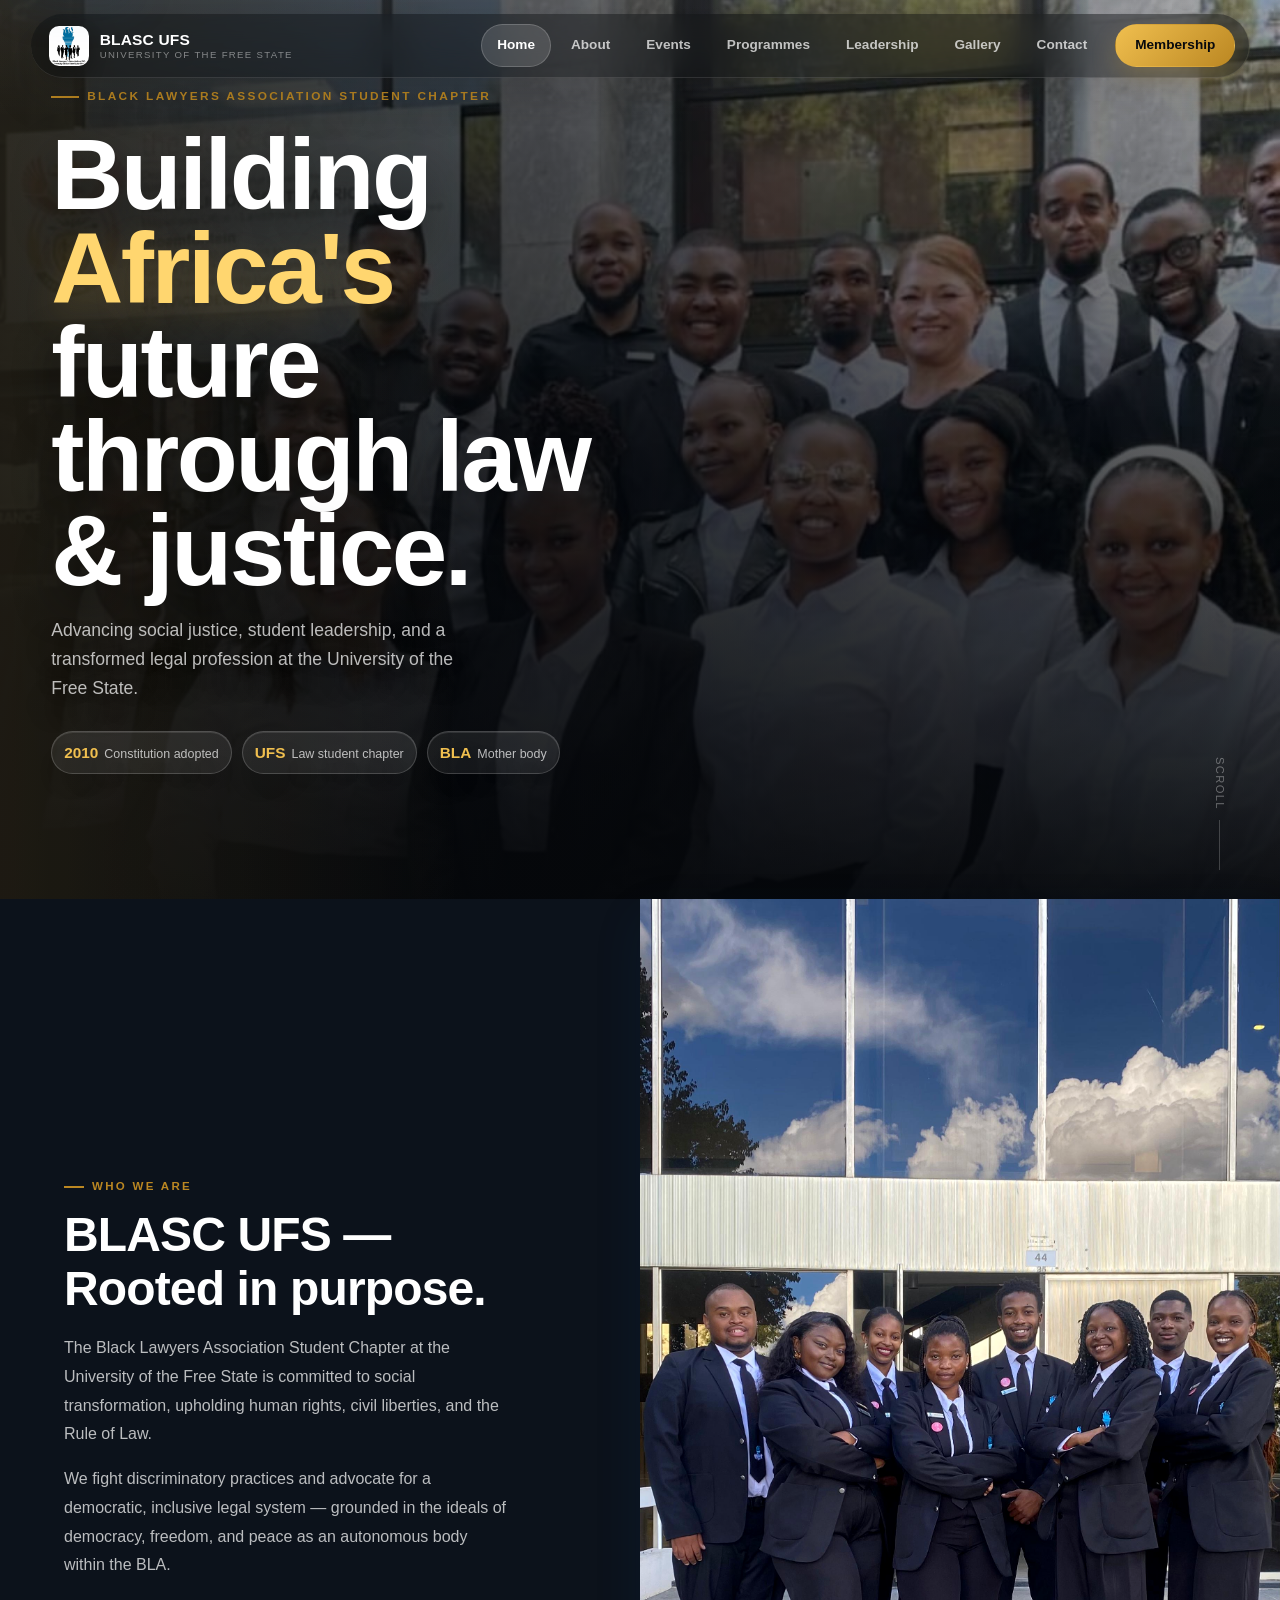
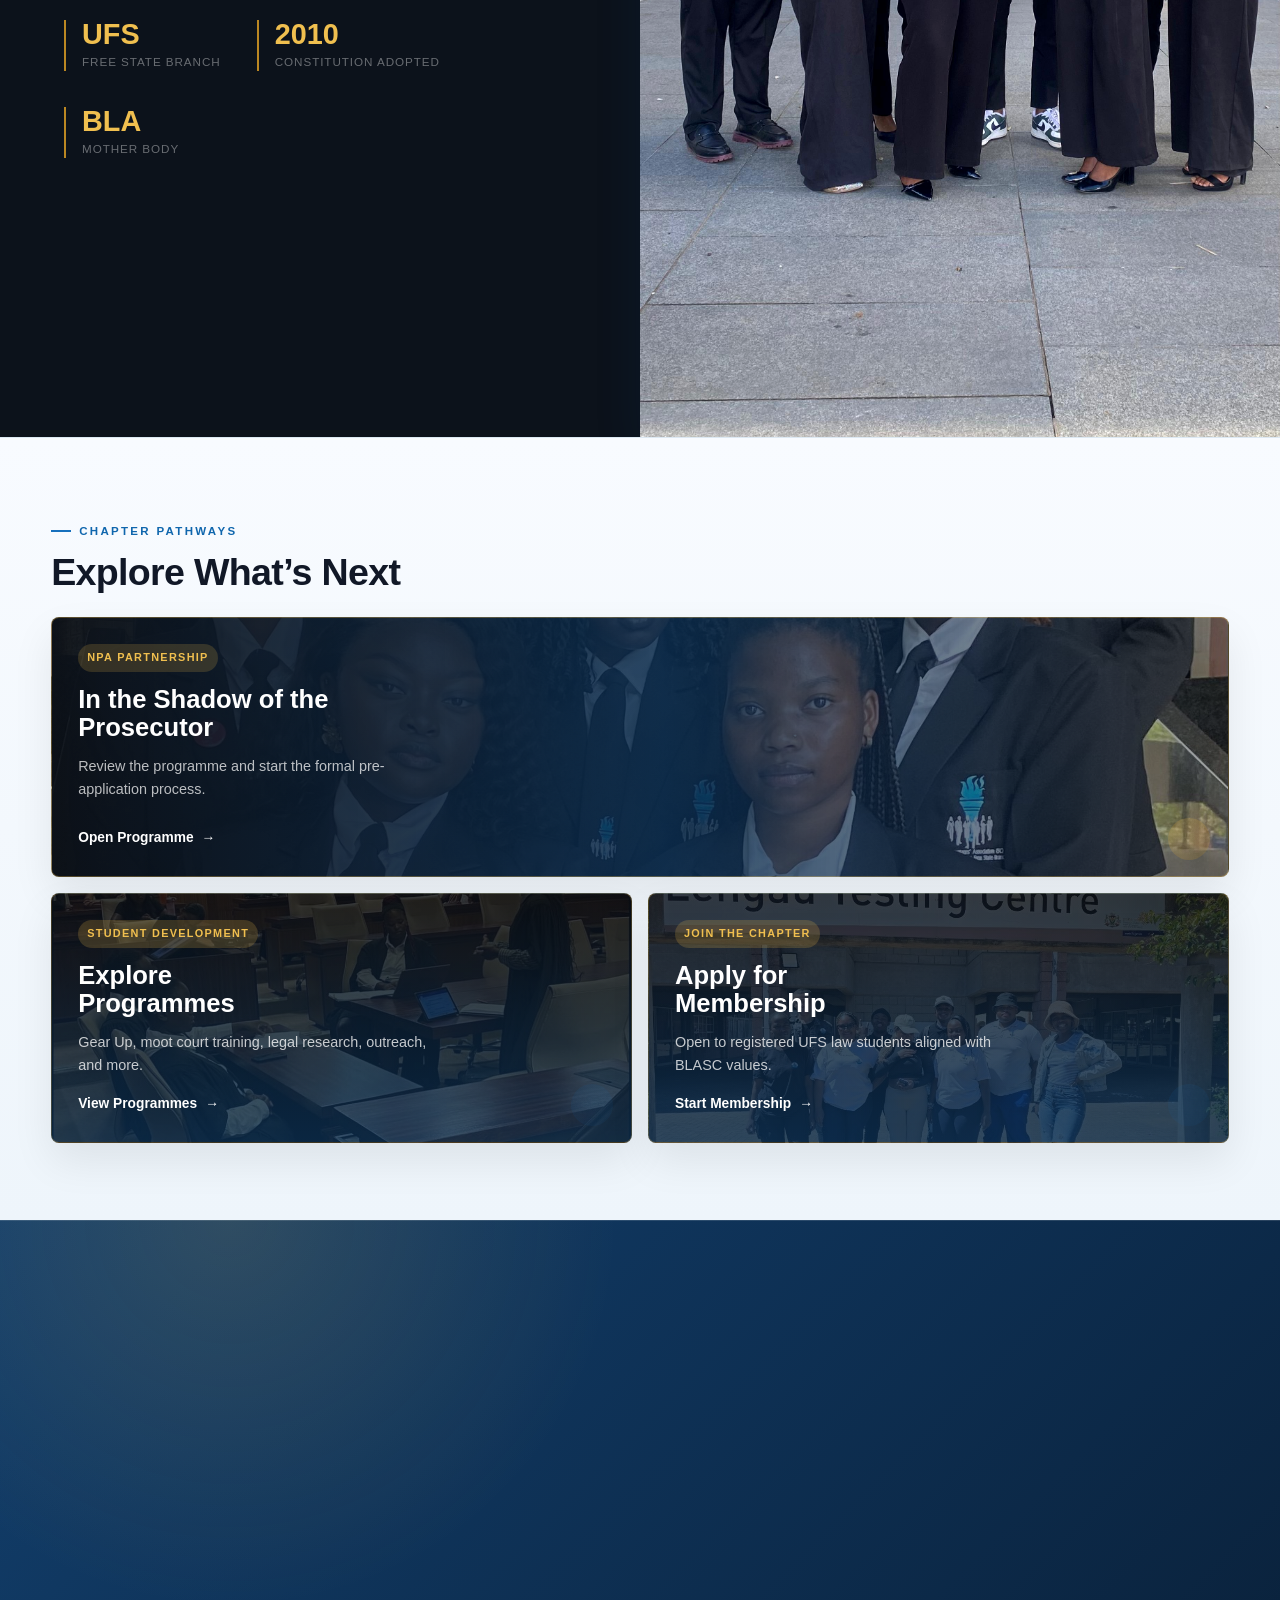
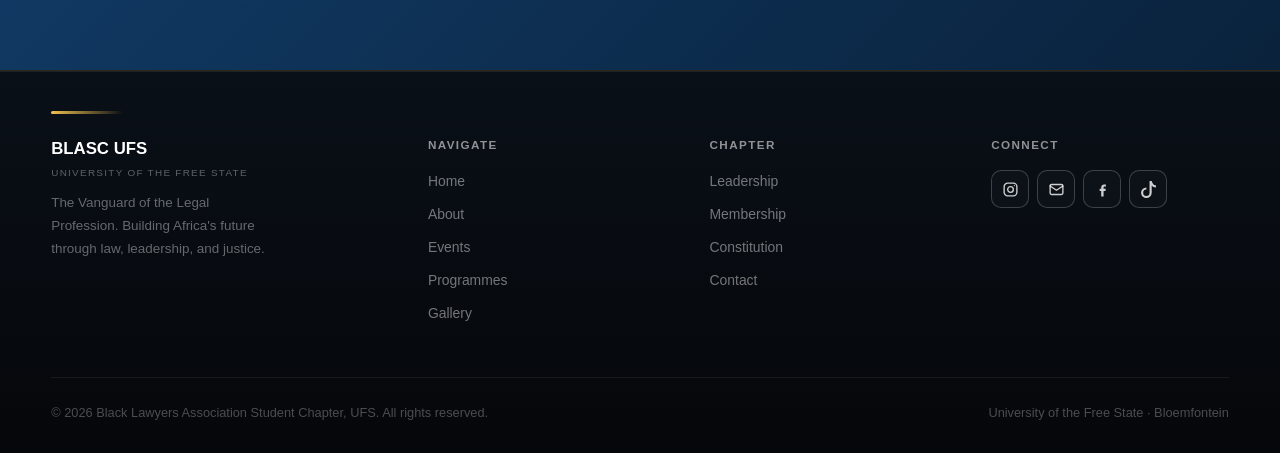
<file: index.html>
<!DOCTYPE html>
<html lang="en">
<head>
  <meta charset="UTF-8"/>
  <meta name="viewport" content="width=device-width, initial-scale=1.0"/>
  <title>BLASC UFS | Black Lawyers Association Student Chapter at UFS</title>
  <meta name="description" content="BLASC UFS is the Black Lawyers Association Student Chapter at the University of the Free State in Bloemfontein, offering law student leadership, programmes, events, and membership."/>
  <link rel="canonical" href="https://blascufs.co.za/"/>

  <link rel="icon" type="image/x-icon" href="assets/favicon/favicon.ico">
  <link rel="icon" type="image/png" sizes="32x32" href="assets/favicon/favicon-32x32.png">
  <link rel="icon" type="image/png" sizes="16x16" href="assets/favicon/favicon-16x16.png">
  <link rel="apple-touch-icon" href="assets/favicon/apple-touch-icon.png">
<link rel="stylesheet" href="assets/style.css?v=20260508-hard-refresh"/>
  <script type="application/ld+json">
  {
    "@context": "https://schema.org",
    "@graph": [
      {
        "@type": "Organization",
        "name": "BLASC UFS",
        "alternateName": "Black Lawyers Association Student Chapter, University of the Free State",
        "url": "https://blascufs.co.za/",
        "logo": "https://blascufs.co.za/assets/images/logo.jpeg",
        "sameAs": [
          "https://instagram.com/ufs_blasc",
          "https://www.facebook.com/share/1Czmz11UWm/?mibextid=wwXIfr",
          "https://www.tiktok.com/@ufs_blasc"
        ],
        "address": {
          "@type": "PostalAddress",
          "addressLocality": "Bloemfontein",
          "addressCountry": "ZA"
        }
      },
      {
        "@type": "WebSite",
        "name": "BLASC UFS",
        "url": "https://blascufs.co.za/"
      }
    ]
  }
  </script>
  <script>
    window.BLASC_GA_MEASUREMENT_ID = "G-XXXXXXXXXX";
    (function () {
      var id = window.BLASC_GA_MEASUREMENT_ID;
      if (!id || id === "G-XXXXXXXXXX") return;
      var s = document.createElement("script");
      s.async = true;
      s.src = "https://www.googletagmanager.com/gtag/js?id=" + encodeURIComponent(id);
      document.head.appendChild(s);
      window.dataLayer = window.dataLayer || [];
      function gtag() { window.dataLayer.push(arguments); }
      window.gtag = gtag;
      gtag("js", new Date());
      gtag("config", id);
    })();
  </script>
  <style>
    body{
      font-family:-apple-system,BlinkMacSystemFont,"SF Pro Text","SF Pro Display","Helvetica Neue",Arial,sans-serif;
    }
    body .hero h1,
    body .section-title,
    body .stat-num,
    body .pillar h3,
    body .nav-name{
      font-family:-apple-system,BlinkMacSystemFont,"SF Pro Display","SF Pro Text","Helvetica Neue",Arial,sans-serif;
    }
    .hero{position:relative;height:100vh;min-height:720px;display:flex;align-items:flex-end;overflow:hidden}
    .hero-bg{position:absolute;inset:0}
    .hero-bg img{width:100%;height:100%;object-fit:cover;object-position:center 18%}
    .hero-bg::after{content:'';position:absolute;inset:0;background:linear-gradient(to top,rgba(10,12,15,.93) 0%,rgba(10,12,15,.5) 45%,rgba(10,12,15,.15) 100%)}
    .hero-content{position:relative;z-index:1;padding:clamp(40px,6vw,88px) clamp(16px,4vw,56px);max-width:900px}
    .hero-eyebrow{display:inline-flex;align-items:center;gap:8px;color:var(--gold);font-size:.74rem;font-weight:700;letter-spacing:.18em;text-transform:uppercase;margin-bottom:22px}
    .hero-eyebrow::before{content:'';width:28px;height:2px;background:var(--gold)}
    .hero h1{font-family:-apple-system,BlinkMacSystemFont,"SF Pro Text","SF Pro Display","Helvetica Neue",Arial,sans-serif;font-size:clamp(2.4rem,6vw,6rem);line-height:1;color:#fff;font-weight:900;margin-bottom:18px}
    .hero h1 em{color:var(--gold-light);font-style:normal}
    .hero-desc{color:rgba(255,255,255,.72);font-size:clamp(.95rem,1.6vw,1.1rem);line-height:1.65;max-width:42ch;margin-bottom:28px}
    .hero-desc a{color:var(--gold-light);font-weight:700;text-decoration:underline;text-underline-offset:3px}
    .hero-desc a:hover{color:#f1c86a}
    .hero-btns{display:flex;gap:14px;flex-wrap:wrap}
    .hero-scroll{position:absolute;bottom:30px;right:clamp(16px,4vw,56px);z-index:1;color:rgba(255,255,255,.35);font-size:.7rem;letter-spacing:.12em;text-transform:uppercase;writing-mode:vertical-rl;display:flex;align-items:center;gap:10px}
    .hero-scroll::after{content:'';width:1px;height:50px;background:rgba(255,255,255,.2)}
    .about-split{display:grid;grid-template-columns:1fr 1fr;min-height:540px}
    .about-text{background:var(--off-black);padding:clamp(48px,6vw,88px) clamp(32px,5vw,72px);display:flex;flex-direction:column;justify-content:center}
    .about-text .bp{color:rgba(255,255,255,.6);line-height:1.8;margin-bottom:16px;max-width:50ch}
    .about-stats{display:flex;gap:36px;flex-wrap:wrap;margin-top:24px}
    .stat{border-left:2px solid var(--gold);padding-left:16px}
    .stat-num{font-family:-apple-system,BlinkMacSystemFont,"SF Pro Text","SF Pro Display","Helvetica Neue",Arial,sans-serif;font-size:1.8rem;font-weight:900;color:var(--gold-light);line-height:1}
    .stat-label{font-size:.73rem;color:rgba(255,255,255,.38);text-transform:uppercase;letter-spacing:.08em;margin-top:3px}
    .about-img{overflow:hidden}
    .about-img img{width:100%;height:100%;object-fit:cover}
    .pillars{background:var(--off-white)}
    .pillars-grid{display:grid;grid-template-columns:repeat(3,1fr);gap:18px;margin-top:48px}
    .pillar{background:#fff;border:1px solid var(--border);border-radius:var(--radius-lg);padding:30px;position:relative;overflow:hidden;transition:transform .3s,box-shadow .3s}
    .pillar:hover{transform:translateY(-4px);box-shadow:0 16px 36px rgba(21,101,168,.1)}
    .pillar::before{content:'';position:absolute;top:0;left:0;right:0;height:3px;background:linear-gradient(90deg,var(--blue),var(--blue-light))}
    .pillar h3{font-family:-apple-system,BlinkMacSystemFont,"SF Pro Text","SF Pro Display","Helvetica Neue",Arial,sans-serif;font-size:1.15rem;font-weight:700;margin-bottom:8px;color:var(--ink)}
    .pillar p{color:var(--muted);font-size:.91rem;line-height:1.7}
    .cta-band{background:linear-gradient(135deg,var(--blue) 0%,#0d3d6e 100%);padding:clamp(56px,6vw,80px) clamp(16px,4vw,56px);text-align:center}
    .cta-band h2{color:#fff;margin-bottom:16px}
    .cta-band p{color:rgba(255,255,255,.65);max-width:52ch;margin:0 auto 32px;line-height:1.75}
    .cta-btns{display:flex;gap:14px;justify-content:center;flex-wrap:wrap}
    @media(max-width:900px){.about-split{grid-template-columns:1fr}.about-img{height:360px}.pillars-grid{grid-template-columns:1fr 1fr}}
    @media(max-width:768px){
      .hero{min-height:640px}
      .hero-eyebrow{display:none}
      .hero h1{font-size:clamp(1.75rem,7vw,2.35rem);line-height:1.02;margin-bottom:12px}
      .hero-content{padding-top:clamp(16px,4.5vw,32px);padding-bottom:clamp(24px,6vw,40px)}
      .hero-desc{font-size:.92rem;max-width:34ch;margin-bottom:18px;line-height:1.52}
    }
    @media(max-width:600px){
      .hero{min-height:620px}
      .hero-content{padding-left:20px;padding-right:20px}
      .pillars-grid{grid-template-columns:1fr}
    }
    @media(max-width:420px){
      .hero{min-height:600px}
      .hero h1{font-size:clamp(1.55rem,7vw,1.95rem)}
      .hero-desc{font-size:.86rem;max-width:31ch}
    }
  </style>
</head>
<body>
<a class="skip-link" href="#main-content">Skip to content</a>
<nav class="nav" id="navbar">
  <a class="nav-brand" href="index.html">
    <img class="nav-logo" src="assets/images/logo.jpeg" alt="BLASC UFS"/>
    <div class="nav-name">BLASC UFS <span>University of the Free State</span></div>
  </a>
  <div class="nav-links">
    <a href="index.html" class="active">Home</a>
    <a href="about.html">About</a>
    <a href="events.html">Events</a>
    <a href="programmes.html">Programmes</a>
    <a href="leadership.html">Leadership</a>
    <a href="gallery.html">Gallery</a>
    <a href="contact.html">Contact</a>
    <a href="membership.html" class="nav-cta">Membership</a>
  </div>
  <button class="hamburger" id="hamburger" type="button" aria-label="Open menu" aria-controls="mobileMenu" aria-expanded="false"><span></span><span></span><span></span></button>
</nav>
<div class="mobile-menu" id="mobileMenu" aria-label="Mobile navigation">
  <a href="index.html">Home</a><a href="about.html">About</a><a href="events.html">Events</a>
  <a href="programmes.html">Programmes</a><a href="leadership.html">Leadership</a>
  <a href="gallery.html">Gallery</a><a href="contact.html">Contact</a>
  <a href="membership.html" class="m-cta">Membership →</a>
</div>

<section class="hero" id="main-content">
  <div class="hero-bg"><img src="assets/images/homepage-hero.jpeg" alt="BLASC UFS at Department of Justice"/></div>
  <div class="hero-content">
    <p class="hero-eyebrow">Black Lawyers Association Student Chapter</p>
    <h1>Building <em>Africa's</em> future<br/>through law &amp; justice.</h1>
    <p class="hero-desc">Advancing social justice, student leadership, and a transformed legal profession at the University of the Free State.</p>
    <div class="hero-proof" aria-label="BLASC UFS chapter highlights">
      <span><strong>2010</strong> Constitution adopted</span>
      <span><strong>UFS</strong> Law student chapter</span>
      <span><strong>BLA</strong> Mother body</span>
    </div>
  </div>
  <div class="hero-scroll">Scroll</div>
</section>

<div class="about-split">
  <div class="about-text">
    <p class="section-label gold fade-up">Who We Are</p>
    <h2 class="section-title light fade-up">BLASC UFS —<br/>Rooted in purpose.</h2>
    <p class="bp fade-up">The Black Lawyers Association Student Chapter at the University of the Free State is committed to social transformation, upholding human rights, civil liberties, and the Rule of Law.</p>
    <p class="bp fade-up">We fight discriminatory practices and advocate for a democratic, inclusive legal system — grounded in the ideals of democracy, freedom, and peace as an autonomous body within the BLA.</p>
    <div class="about-stats fade-up">
      <div class="stat"><div class="stat-num">UFS</div><div class="stat-label">Free State Branch</div></div>
      <div class="stat"><div class="stat-num">2010</div><div class="stat-label">Constitution Adopted</div></div>
      <div class="stat"><div class="stat-num">BLA</div><div class="stat-label">Mother Body</div></div>
    </div>
  </div>
  <div class="about-img fade-up">
    <img src="assets/images/bec-outside-smile.jpeg" alt="BLASC UFS Branch Executive Committee"/>
  </div>
</div>

<section class="home-actions-wrap">
  <div class="home-actions-head">
    <p class="section-label">Chapter Pathways</p>
    <h2 class="section-title">Explore What’s Next</h2>
  </div>
  <section class="home-actions" aria-label="Primary BLASC UFS actions">
    <a class="home-action home-action-featured" href="npa-shadowing.html">
      <span>NPA Partnership</span>
      <strong>In the Shadow of the Prosecutor</strong>
      <em>Review the programme and start the formal pre-application process.</em>
      <b>Open Programme</b>
    </a>
    <a class="home-action home-action-programmes" href="programmes.html">
      <span>Student Development</span>
      <strong>Explore Programmes</strong>
      <em>Gear Up, moot court training, legal research, outreach, and more.</em>
      <b>View Programmes</b>
    </a>
    <a class="home-action home-action-membership" href="membership.html">
      <span>Join the Chapter</span>
      <strong>Apply for Membership</strong>
      <em>Open to registered UFS law students aligned with BLASC values.</em>
      <b>Start Membership</b>
    </a>
  </section>
</section>

<section class="cta-band">
  <div class="section-inner">
    <p class="section-label gold text-center fade-up" style="justify-content:center">Be Part of the Movement</p>
    <h2 class="section-title light text-center fade-up">Ready to make a difference?</h2>
    <p class="fade-up">Membership is open to all registered UFS law students who share the values, principles, and constitutional ideals of BLASC UFS. Join for R50 annually.</p>
    <div class="cta-btns fade-up">
      <a href="membership.html" class="btn btn-gold">Apply for Membership</a>
      <a href="contact.html" class="btn btn-outline-white">Contact Us</a>
    </div>
  </div>
</section>

<footer class="site-footer">
  <div class="footer-grid">
    <div class="footer-brand">
      <div class="footer-brand-name">BLASC UFS <span class="footer-brand-sub">University of the Free State</span></div>
      <p>The Vanguard of the Legal Profession. Building Africa's future through law, leadership, and justice.</p>
    </div>
    <div class="footer-col"><h4>Navigate</h4><a href="index.html">Home</a><a href="about.html">About</a><a href="events.html">Events</a><a href="programmes.html">Programmes</a><a href="gallery.html">Gallery</a></div>
    <div class="footer-col"><h4>Chapter</h4><a href="leadership.html">Leadership</a><a href="membership.html">Membership</a><a href="constitution.html">Constitution</a><a href="contact.html">Contact</a></div>
    <div class="footer-col">
      <h4>Connect</h4>
      <div class="footer-social" aria-label="Social media links">
        <a class="social-link" href="https://instagram.com/ufs_blasc" target="_blank" rel="noopener noreferrer" aria-label="Instagram" title="Instagram">
          <svg class="social-icon" viewBox="0 0 24 24" aria-hidden="true"><rect x="3" y="3" width="18" height="18" rx="5" ry="5"></rect><circle cx="12" cy="12" r="4"></circle><line x1="17.5" y1="6.5" x2="17.51" y2="6.5"></line></svg>
        </a>
        <a class="social-link" href="mailto:Ufsblascu@gmail.com" aria-label="Email" title="Email">
          <svg class="social-icon" viewBox="0 0 24 24" aria-hidden="true"><rect x="3" y="5" width="18" height="14" rx="2"></rect><path d="M3 7l9 6 9-6"></path></svg>
        </a>
        <a class="social-link" href="https://www.facebook.com/share/1Czmz11UWm/?mibextid=wwXIfr" target="_blank" rel="noopener noreferrer" aria-label="Facebook" title="Facebook">
          <svg class="social-icon-fill" viewBox="0 0 24 24"><path d="M13.5 22v-8h2.7l.4-3h-3.1V9.2c0-.9.3-1.5 1.6-1.5h1.7V5.1c-.3 0-1.3-.1-2.5-.1-2.4 0-4.1 1.5-4.1 4.2V11H8v3h2.2v8h3.3z"/></svg>
        </a>
        <span class="social-link social-link--pending" aria-hidden="true" title="Add LinkedIn link">
          <svg class="social-icon-fill" viewBox="0 0 24 24"><path d="M6.9 8.8a1.9 1.9 0 1 1 0-3.8 1.9 1.9 0 0 1 0 3.8zM5.3 19.2h3.2V10H5.3v9.2zM10.4 10h3v1.3h.1c.4-.8 1.4-1.6 2.9-1.6 3.1 0 3.6 2 3.6 4.7v4.8h-3.2v-4.3c0-1 0-2.4-1.5-2.4s-1.7 1.1-1.7 2.3v4.4h-3.2V10z"/></svg>
        </span>
        <a class="social-link" href="https://www.tiktok.com/@ufs_blasc" target="_blank" rel="noopener noreferrer" aria-label="TikTok" title="TikTok">
          <svg class="social-icon-fill" viewBox="0 0 16 16"><path d="M9 0h1.98c.144.715.54 1.617 1.235 2.512C12.895 3.389 13.797 4 15 4v2c-1.753 0-3.07-.814-4-1.829V11a5 5 0 1 1-5-5v2a3 3 0 1 0 3 3z"/></svg>
        </a>
      </div>
    </div>
  </div>
  <div class="footer-bottom">
    <span>© 2026 Black Lawyers Association Student Chapter, UFS. All rights reserved.</span>
    <span>University of the Free State · Bloemfontein</span>
  </div>
</footer>
<script src="assets/main.js?v=20260508-hard-refresh"></script>
</body>
</html>
</file>
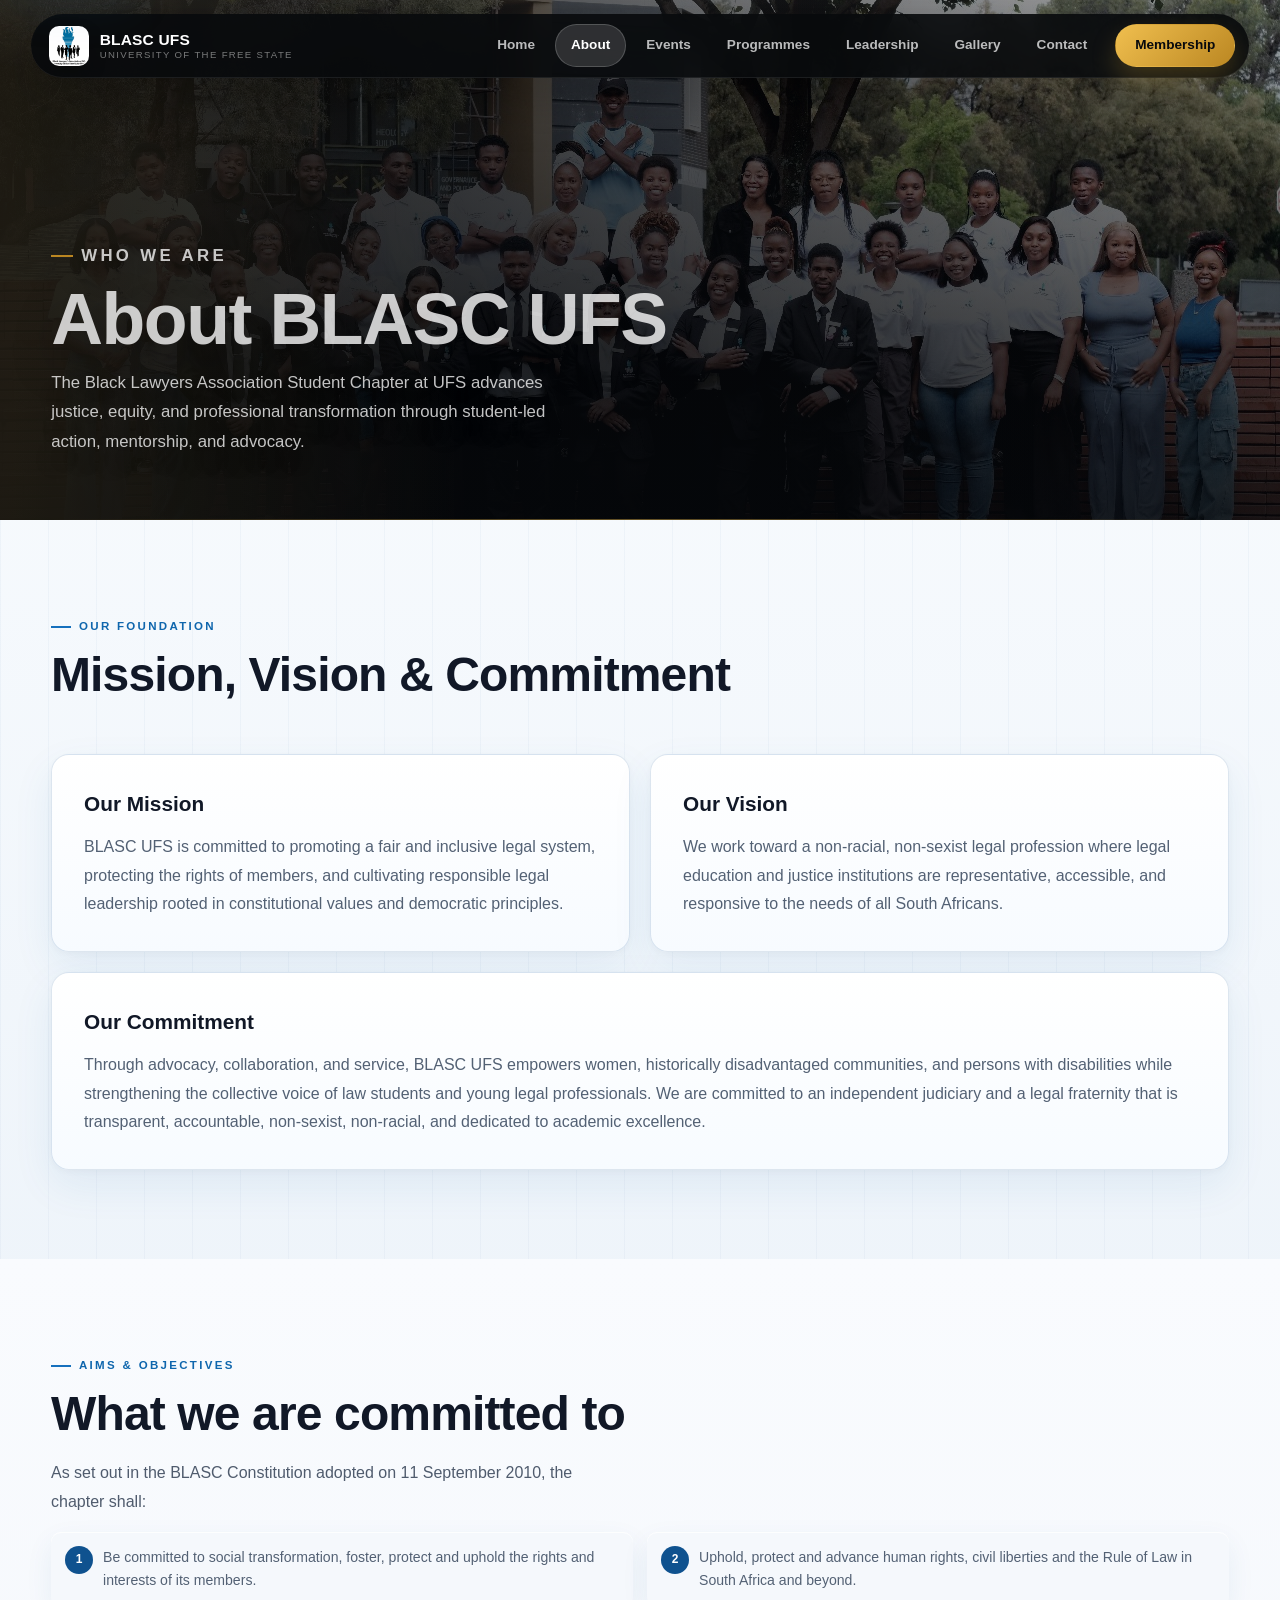
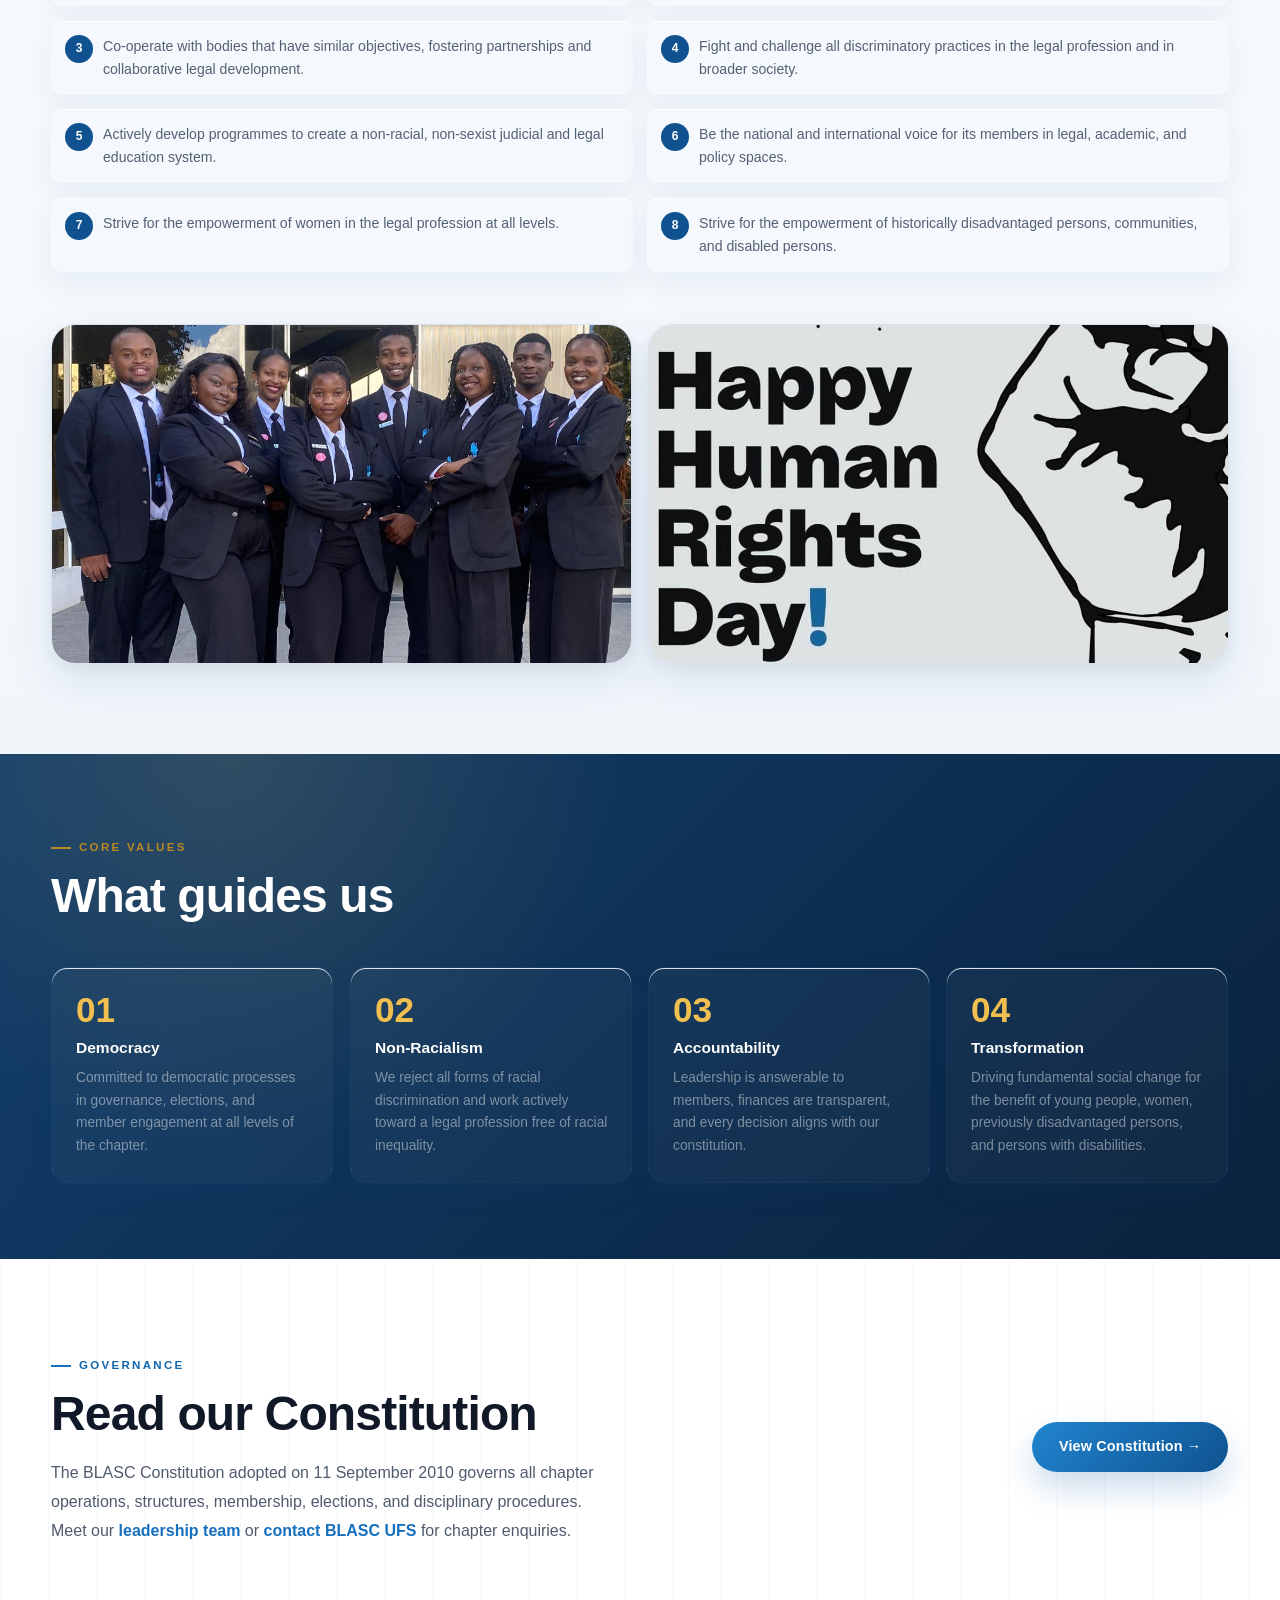
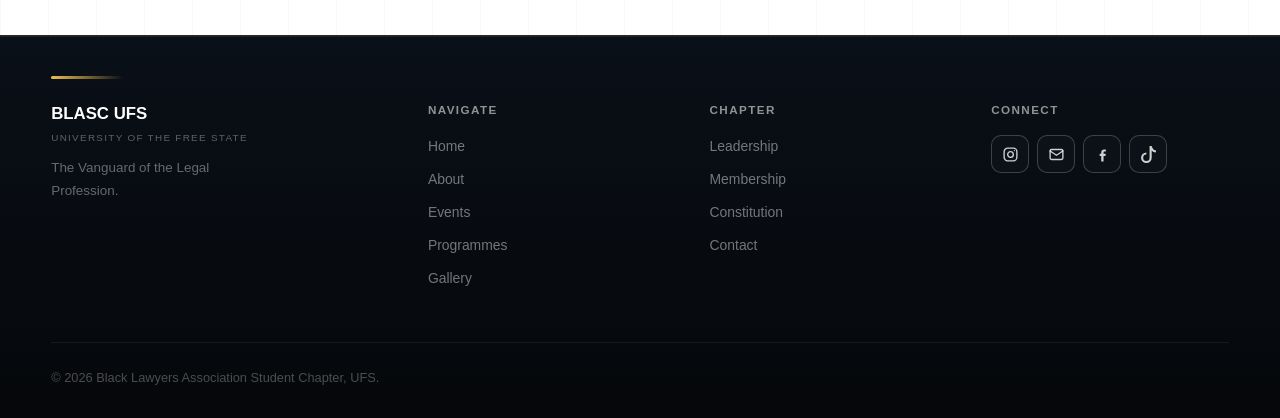
<file: about.html>
<!DOCTYPE html>
<html lang="en">
<head>
  <meta charset="UTF-8"/><meta name="viewport" content="width=device-width, initial-scale=1.0"/>
  <title>About BLASC UFS | Student Chapter at the University of the Free State</title>
  <meta name="description" content="Learn about BLASC UFS, the Black Lawyers Association Student Chapter at the University of the Free State, including our mission, values, and commitment to law student transformation."/>
  <link rel="canonical" href="https://blascufs.co.za/about.html"/>

  <link rel="icon" type="image/x-icon" href="assets/favicon/favicon.ico">
  <link rel="icon" type="image/png" sizes="32x32" href="assets/favicon/favicon-32x32.png">
  <link rel="icon" type="image/png" sizes="16x16" href="assets/favicon/favicon-16x16.png">
  <link rel="apple-touch-icon" href="assets/favicon/apple-touch-icon.png">
<link rel="stylesheet" href="assets/style.css?v=20260508-hard-refresh"/>
  <script type="application/ld+json">
  {
    "@context": "https://schema.org",
    "@type": "BreadcrumbList",
    "itemListElement": [
      { "@type": "ListItem", "position": 1, "name": "Home", "item": "https://blascufs.co.za/" },
      { "@type": "ListItem", "position": 2, "name": "About", "item": "https://blascufs.co.za/about.html" }
    ]
  }
  </script>
  <script>
    window.BLASC_GA_MEASUREMENT_ID = "G-XXXXXXXXXX";
    (function () {
      var id = window.BLASC_GA_MEASUREMENT_ID;
      if (!id || id === "G-XXXXXXXXXX") return;
      var s = document.createElement("script");
      s.async = true;
      s.src = "https://www.googletagmanager.com/gtag/js?id=" + encodeURIComponent(id);
      document.head.appendChild(s);
      window.dataLayer = window.dataLayer || [];
      function gtag() { window.dataLayer.push(arguments); }
      window.gtag = gtag;
      gtag("js", new Date());
      gtag("config", id);
    })();
  </script>
  <style>
    .about-grid{display:grid;grid-template-columns:1fr 1fr;gap:20px;margin-top:52px}
    .about-card{background:#fff;border:1px solid var(--border);border-radius:var(--radius-lg);padding:32px}
    .about-card h3{font-family:-apple-system,BlinkMacSystemFont,"SF Pro Text","SF Pro Display","Helvetica Neue",Arial,sans-serif;font-size:1.3rem;font-weight:700;margin-bottom:12px;color:var(--ink)}
    .about-card p{color:var(--muted);line-height:1.78}
    .about-card.full{grid-column:1/-1}
    .aims-grid{display:grid;grid-template-columns:1fr 1fr;gap:14px;margin-top:16px}
    .aim-item{display:flex;align-items:flex-start;gap:10px;background:var(--off-white);border-radius:var(--radius-sm);padding:14px}
    .aim-num{width:28px;height:28px;background:var(--blue);color:#fff;border-radius:50%;display:flex;align-items:center;justify-content:center;font-size:.75rem;font-weight:700;flex-shrink:0}
    .aim-item p{color:var(--muted);font-size:.88rem;line-height:1.65;margin:0}
    .media-duo{display:grid;grid-template-columns:1fr 1fr;gap:16px;margin-top:52px}
    .media-duo img{width:100%;height:340px;object-fit:cover;border-radius:var(--radius-lg);border:1px solid var(--border)}
    .values-strip{background:var(--off-black);padding:clamp(56px,6vw,80px) clamp(16px,4vw,56px)}
    .values-grid{display:grid;grid-template-columns:repeat(4,1fr);gap:16px;margin-top:44px}
    .value-item{border:1px solid rgba(255,255,255,.09);border-radius:var(--radius-md);padding:24px;background:rgba(255,255,255,.03)}
    .value-item .num{font-family:-apple-system,BlinkMacSystemFont,"SF Pro Text","SF Pro Display","Helvetica Neue",Arial,sans-serif;font-size:2.2rem;font-weight:900;color:var(--gold-light);line-height:1;margin-bottom:8px}
    .value-item h4{color:#fff;font-size:.97rem;font-weight:600;margin-bottom:6px}
    .value-item p{color:rgba(255,255,255,.45);font-size:.86rem;line-height:1.65}
    @media(max-width:900px){.about-grid,.media-duo,.aims-grid{grid-template-columns:1fr}.about-card.full{grid-column:auto}.values-grid{grid-template-columns:1fr 1fr}.media-duo img{height:auto;max-height:300px;object-fit:contain;background:#f3f5f8}}
    @media(max-width:540px){.values-grid{grid-template-columns:1fr}}
  </style>
</head>
<body>
<a class="skip-link" href="#main-content">Skip to content</a>
<nav class="nav dark" id="navbar">
  <a class="nav-brand" href="index.html"><img class="nav-logo" src="assets/images/logo.jpeg" alt="BLASC UFS"/><div class="nav-name">BLASC UFS <span>University of the Free State</span></div></a>
  <div class="nav-links">
    <a href="index.html">Home</a><a href="about.html" class="active">About</a><a href="events.html">Events</a>
    <a href="programmes.html">Programmes</a><a href="leadership.html">Leadership</a>
    <a href="gallery.html">Gallery</a><a href="contact.html">Contact</a>
    <a href="membership.html" class="nav-cta">Membership</a>
  </div>
  <button class="hamburger" id="hamburger" type="button" aria-label="Open menu" aria-controls="mobileMenu" aria-expanded="false"><span></span><span></span><span></span></button>
</nav>
<div class="mobile-menu" id="mobileMenu" aria-label="Mobile navigation">
  <a href="index.html">Home</a><a href="about.html">About</a><a href="events.html">Events</a>
  <a href="programmes.html">Programmes</a><a href="leadership.html">Leadership</a>
  <a href="gallery.html">Gallery</a><a href="contact.html">Contact</a>
  <a href="membership.html" class="m-cta">Membership →</a>
</div>

<div class="page-hero" id="main-content">
  <div class="page-hero-bg"><img src="assets/images/hero-group.jpeg" alt="BLASC UFS members gathered as a group" style="object-position:center 42%"/></div>
  <div class="page-hero-content">
    <p class="eyebrow">Who We Are</p>
    <h1>About BLASC UFS</h1>
    <p>The Black Lawyers Association Student Chapter at UFS advances justice, equity, and professional transformation through student-led action, mentorship, and advocacy.</p>
  </div>
</div>

<section class="section">
  <div class="section-inner">
    <p class="section-label fade-up">Our Foundation</p>
    <h2 class="section-title fade-up">Mission, Vision & Commitment</h2>
    <div class="about-grid">
      <div class="about-card fade-up">
        <h3>Our Mission</h3>
        <p>BLASC UFS is committed to promoting a fair and inclusive legal system, protecting the rights of members, and cultivating responsible legal leadership rooted in constitutional values and democratic principles.</p>
      </div>
      <div class="about-card fade-up">
        <h3>Our Vision</h3>
        <p>We work toward a non-racial, non-sexist legal profession where legal education and justice institutions are representative, accessible, and responsive to the needs of all South Africans.</p>
      </div>
      <div class="about-card full fade-up">
        <h3>Our Commitment</h3>
        <p>Through advocacy, collaboration, and service, BLASC UFS empowers women, historically disadvantaged communities, and persons with disabilities while strengthening the collective voice of law students and young legal professionals. We are committed to an independent judiciary and a legal fraternity that is transparent, accountable, non-sexist, non-racial, and dedicated to academic excellence.</p>
      </div>
    </div>
  </div>
</section>

<section class="section" style="background:var(--off-white)">
  <div class="section-inner">
    <p class="section-label fade-up">Aims & Objectives</p>
    <h2 class="section-title fade-up">What we are committed to</h2>
    <p class="section-body fade-up">As set out in the BLASC Constitution adopted on 11 September 2010, the chapter shall:</p>
    <div class="aims-grid">
      <div class="aim-item fade-up"><div class="aim-num">1</div><p>Be committed to social transformation, foster, protect and uphold the rights and interests of its members.</p></div>
      <div class="aim-item fade-up"><div class="aim-num">2</div><p>Uphold, protect and advance human rights, civil liberties and the Rule of Law in South Africa and beyond.</p></div>
      <div class="aim-item fade-up"><div class="aim-num">3</div><p>Co-operate with bodies that have similar objectives, fostering partnerships and collaborative legal development.</p></div>
      <div class="aim-item fade-up"><div class="aim-num">4</div><p>Fight and challenge all discriminatory practices in the legal profession and in broader society.</p></div>
      <div class="aim-item fade-up"><div class="aim-num">5</div><p>Actively develop programmes to create a non-racial, non-sexist judicial and legal education system.</p></div>
      <div class="aim-item fade-up"><div class="aim-num">6</div><p>Be the national and international voice for its members in legal, academic, and policy spaces.</p></div>
      <div class="aim-item fade-up"><div class="aim-num">7</div><p>Strive for the empowerment of women in the legal profession at all levels.</p></div>
      <div class="aim-item fade-up"><div class="aim-num">8</div><p>Strive for the empowerment of historically disadvantaged persons, communities, and disabled persons.</p></div>
    </div>
    <div class="media-duo">
      <img src="assets/images/bec-outside-smile.jpeg" alt="BLASC UFS BEC" class="fade-up"/>
      <img src="assets/images/image-09.jpg" alt="BLASC UFS chapter outreach" class="fade-up"/>
    </div>
  </div>
</section>

<section class="values-strip">
  <div class="section-inner">
    <p class="section-label gold fade-up">Core Values</p>
    <h2 class="section-title light fade-up">What guides us</h2>
    <div class="values-grid">
      <div class="value-item fade-up"><div class="num">01</div><h4>Democracy</h4><p>Committed to democratic processes in governance, elections, and member engagement at all levels of the chapter.</p></div>
      <div class="value-item fade-up"><div class="num">02</div><h4>Non-Racialism</h4><p>We reject all forms of racial discrimination and work actively toward a legal profession free of racial inequality.</p></div>
      <div class="value-item fade-up"><div class="num">03</div><h4>Accountability</h4><p>Leadership is answerable to members, finances are transparent, and every decision aligns with our constitution.</p></div>
      <div class="value-item fade-up"><div class="num">04</div><h4>Transformation</h4><p>Driving fundamental social change for the benefit of young people, women, previously disadvantaged persons, and persons with disabilities.</p></div>
    </div>
  </div>
</section>

<section class="section">
  <div class="section-inner" style="display:flex;align-items:center;justify-content:space-between;gap:32px;flex-wrap:wrap">
    <div>
      <p class="section-label fade-up">Governance</p>
      <h2 class="section-title fade-up">Read our Constitution</h2>
      <p class="section-body fade-up">The BLASC Constitution adopted on 11 September 2010 governs all chapter operations, structures, membership, elections, and disciplinary procedures. Meet our <a href="leadership.html" style="color:var(--blue-mid);font-weight:600">leadership team</a> or <a href="contact.html" style="color:var(--blue-mid);font-weight:600">contact BLASC UFS</a> for chapter enquiries.</p>
    </div>
    <a href="constitution.html" class="btn btn-blue fade-up">View Constitution →</a>
  </div>
</section>

<footer class="site-footer">
  <div class="footer-grid">
    <div class="footer-brand"><div class="footer-brand-name">BLASC UFS <span class="footer-brand-sub">University of the Free State</span></div><p>The Vanguard of the Legal Profession.</p></div>
    <div class="footer-col"><h4>Navigate</h4><a href="index.html">Home</a><a href="about.html">About</a><a href="events.html">Events</a><a href="programmes.html">Programmes</a><a href="gallery.html">Gallery</a></div>
    <div class="footer-col"><h4>Chapter</h4><a href="leadership.html">Leadership</a><a href="membership.html">Membership</a><a href="constitution.html">Constitution</a><a href="contact.html">Contact</a></div>
    <div class="footer-col"><h4>Connect</h4><div class="footer-social" aria-label="Social media links">
        <a class="social-link" href="https://instagram.com/ufs_blasc" target="_blank" rel="noopener noreferrer" aria-label="Instagram" title="Instagram">
          <svg class="social-icon" viewBox="0 0 24 24" aria-hidden="true"><rect x="3" y="3" width="18" height="18" rx="5" ry="5"></rect><circle cx="12" cy="12" r="4"></circle><line x1="17.5" y1="6.5" x2="17.51" y2="6.5"></line></svg>
        </a>
        <a class="social-link" href="mailto:Ufsblascu@gmail.com" aria-label="Email" title="Email">
          <svg class="social-icon" viewBox="0 0 24 24" aria-hidden="true"><rect x="3" y="5" width="18" height="14" rx="2"></rect><path d="M3 7l9 6 9-6"></path></svg>
        </a>
        <a class="social-link" href="https://www.facebook.com/share/1Czmz11UWm/?mibextid=wwXIfr" target="_blank" rel="noopener noreferrer" aria-label="Facebook" title="Facebook">
          <svg class="social-icon-fill" viewBox="0 0 24 24"><path d="M13.5 22v-8h2.7l.4-3h-3.1V9.2c0-.9.3-1.5 1.6-1.5h1.7V5.1c-.3 0-1.3-.1-2.5-.1-2.4 0-4.1 1.5-4.1 4.2V11H8v3h2.2v8h3.3z"/></svg>
        </a>
        <span class="social-link social-link--pending" aria-hidden="true" title="Add LinkedIn link">
          <svg class="social-icon-fill" viewBox="0 0 24 24"><path d="M6.9 8.8a1.9 1.9 0 1 1 0-3.8 1.9 1.9 0 0 1 0 3.8zM5.3 19.2h3.2V10H5.3v9.2zM10.4 10h3v1.3h.1c.4-.8 1.4-1.6 2.9-1.6 3.1 0 3.6 2 3.6 4.7v4.8h-3.2v-4.3c0-1 0-2.4-1.5-2.4s-1.7 1.1-1.7 2.3v4.4h-3.2V10z"/></svg>
        </span>
        <a class="social-link" href="https://www.tiktok.com/@ufs_blasc" target="_blank" rel="noopener noreferrer" aria-label="TikTok" title="TikTok">
          <svg class="social-icon-fill" viewBox="0 0 16 16"><path d="M9 0h1.98c.144.715.54 1.617 1.235 2.512C12.895 3.389 13.797 4 15 4v2c-1.753 0-3.07-.814-4-1.829V11a5 5 0 1 1-5-5v2a3 3 0 1 0 3 3z"/></svg>
        </a>
      </div></div>
  </div>
  <div class="footer-bottom"><span>© 2026 Black Lawyers Association Student Chapter, UFS.</span></div>
</footer>
<script src="assets/main.js?v=20260508-hard-refresh"></script>
</body>
</html>
</file>
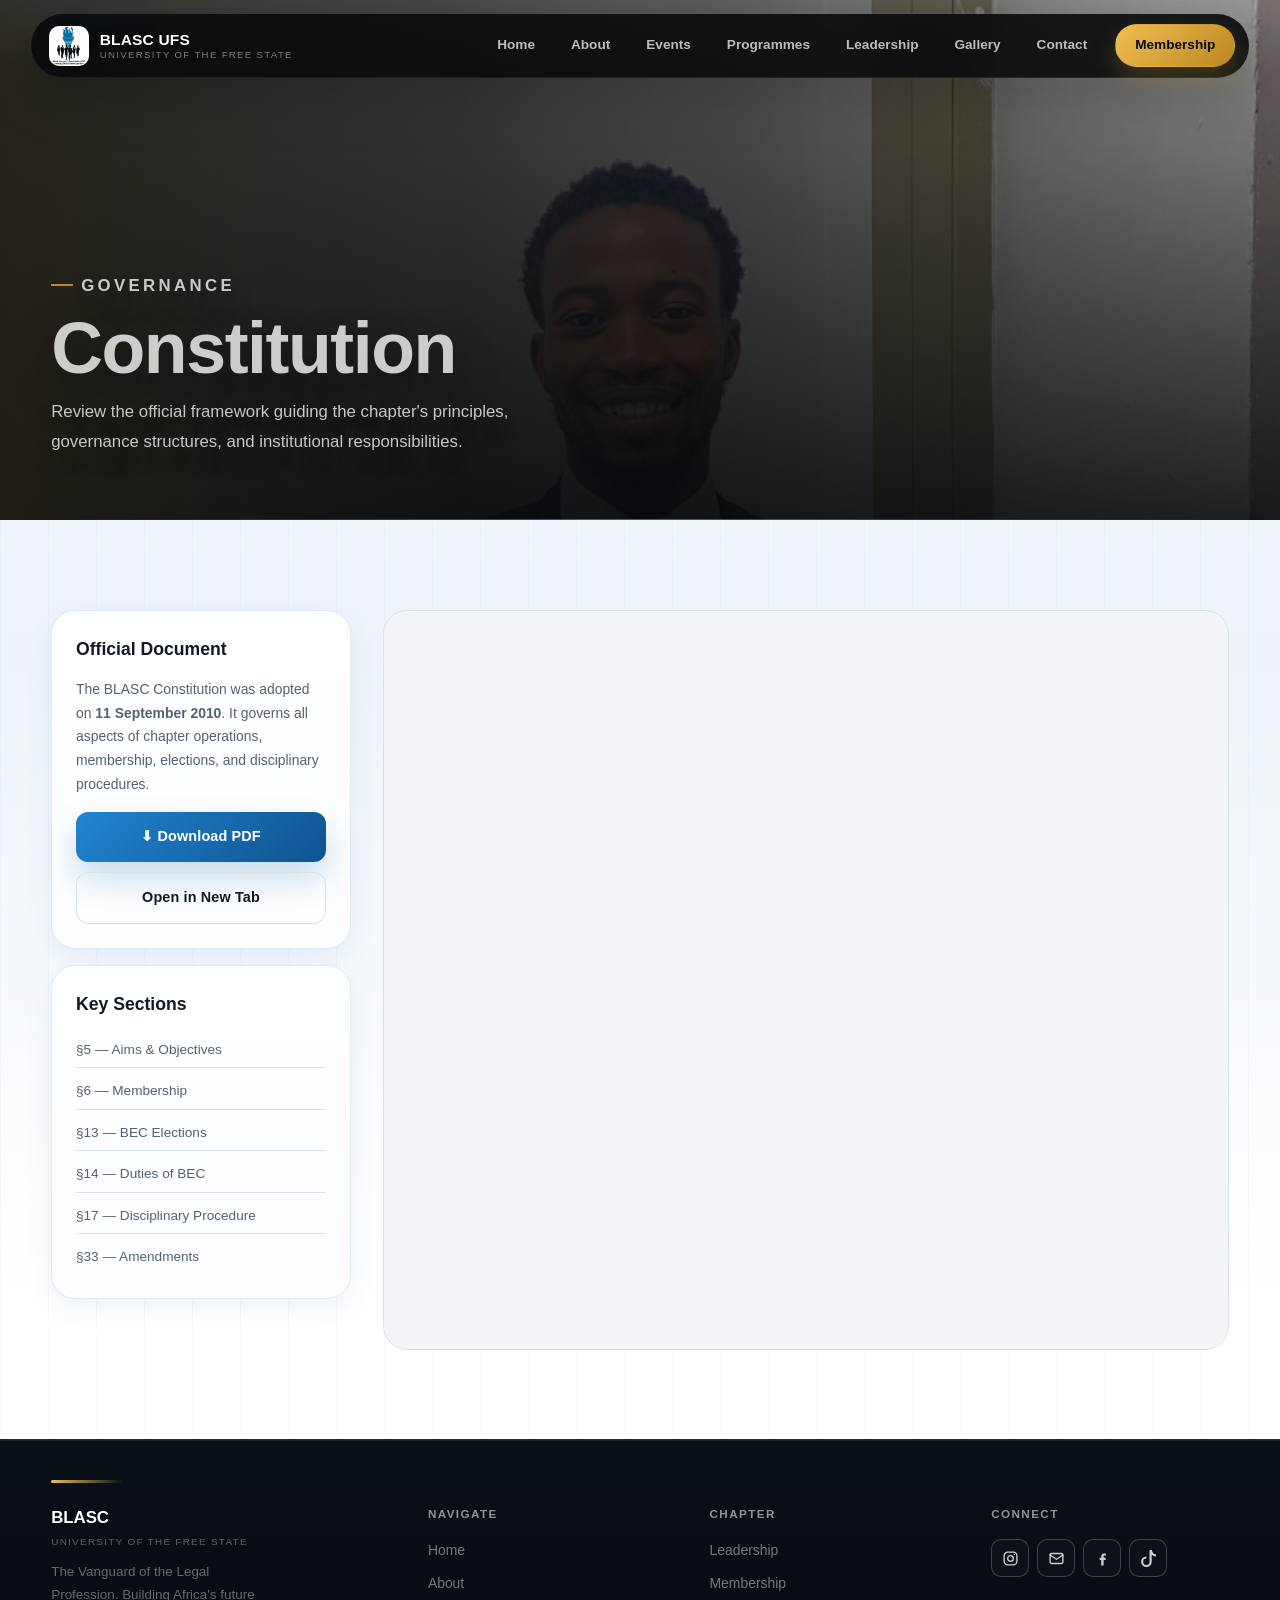
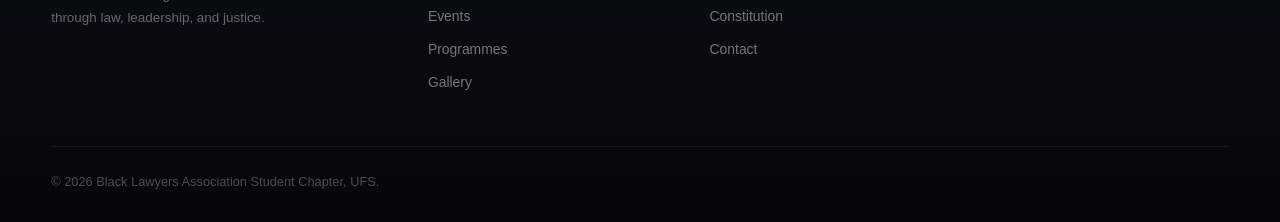
<file: constitution.html>
<!DOCTYPE html>
<html lang="en">
<head>
  <meta charset="UTF-8"/>
  <meta name="viewport" content="width=device-width, initial-scale=1.0"/>
  <title>BLASC UFS Constitution | Governance and Chapter Rules</title>
  <meta name="description" content="Read the BLASC UFS constitution covering governance, membership, elections, duties, and chapter rules for law students at the University of the Free State."/>
  <link rel="canonical" href="https://blascufs.co.za/constitution.html"/>

  <link rel="icon" type="image/x-icon" href="assets/favicon/favicon.ico">
  <link rel="icon" type="image/png" sizes="32x32" href="assets/favicon/favicon-32x32.png">
  <link rel="icon" type="image/png" sizes="16x16" href="assets/favicon/favicon-16x16.png">
  <link rel="apple-touch-icon" href="assets/favicon/apple-touch-icon.png">
<link rel="stylesheet" href="assets/style.css?v=20260508-hard-refresh"/>
  <script type="application/ld+json">
  {
    "@context": "https://schema.org",
    "@type": "BreadcrumbList",
    "itemListElement": [
      { "@type": "ListItem", "position": 1, "name": "Home", "item": "https://blascufs.co.za/" },
      { "@type": "ListItem", "position": 2, "name": "Constitution", "item": "https://blascufs.co.za/constitution.html" }
    ]
  }
  </script>
  <script>
    window.BLASC_GA_MEASUREMENT_ID = "G-XXXXXXXXXX";
    (function () {
      var id = window.BLASC_GA_MEASUREMENT_ID;
      if (!id || id === "G-XXXXXXXXXX") return;
      var s = document.createElement("script");
      s.async = true;
      s.src = "https://www.googletagmanager.com/gtag/js?id=" + encodeURIComponent(id);
      document.head.appendChild(s);
      window.dataLayer = window.dataLayer || [];
      function gtag() { window.dataLayer.push(arguments); }
      window.gtag = gtag;
      gtag("js", new Date());
      gtag("config", id);
    })();
  </script>
  <style>
    .constitution-layout {
      display: grid;
      grid-template-columns: 300px 1fr;
      gap: 32px;
      align-items: start;
    }
    .constitution-sidebar {
      position: sticky;
      top: 90px;
    }
    .sidebar-card {
      background: var(--off-white);
      border: 1px solid var(--border);
      border-radius: var(--radius-lg);
      padding: 24px;
    }
    .sidebar-card h3 { font-family:-apple-system,BlinkMacSystemFont,"SF Pro Text","SF Pro Display","Helvetica Neue",Arial,sans-serif; font-size:1.1rem; font-weight:700; margin-bottom:14px; color:var(--ink); }
    .sidebar-card p { color:var(--muted); font-size:0.87rem; line-height:1.7; margin-bottom:16px; }
    .pdf-viewer-wrap {
      border: 1px solid var(--border);
      border-radius: var(--radius-lg);
      overflow: hidden;
      background: #f3f5f8;
    }
    .pdf-viewer {
      display: block;
      width: 100%;
      height: 82vh;
      min-height: 600px;
      border: 0;
    }
    @media (max-width: 900px) {
      .constitution-layout { grid-template-columns: 1fr; }
      .constitution-sidebar { position: static; }
      .pdf-viewer { height: 70vh; min-height: 480px; }
    }
  </style>
</head>
<body>
<a class="skip-link" href="#main-content">Skip to content</a>

<nav class="nav dark" id="navbar">
  <a class="nav-brand" href="index.html">
    <img class="nav-logo" src="assets/images/logo.jpeg" alt="BLASC UFS logo"/>
    <div class="nav-name">BLASC UFS <span>University of the Free State</span></div>
  </a>
  <div class="nav-links">
    <a href="index.html">Home</a>
    <a href="about.html">About</a>
    <a href="events.html">Events</a>
    <a href="programmes.html">Programmes</a>
    <a href="leadership.html">Leadership</a>
    <a href="gallery.html">Gallery</a>
    <a href="contact.html">Contact</a>
    <a href="membership.html" class="nav-cta">Membership</a>
  </div>
  <button class="hamburger" id="hamburger" type="button" aria-label="Open menu" aria-controls="mobileMenu" aria-expanded="false">
    <span></span><span></span><span></span>
  </button>
</nav>
<div class="mobile-menu" id="mobileMenu" aria-label="Mobile navigation">
  <a href="index.html">Home</a>
  <a href="about.html">About</a>
  <a href="events.html">Events</a>
  <a href="programmes.html">Programmes</a>
  <a href="leadership.html">Leadership</a>
  <a href="gallery.html">Gallery</a>
  <a href="contact.html">Contact</a>
  <a href="membership.html" class="m-cta">Membership →</a>
</div>

<div class="page-hero" id="main-content">
  <div class="page-hero-bg"><img src="assets/images/image-03.jpg" alt="BLASC UFS member in formal legal setting" style="object-position:center 24%"/></div>
  <div class="page-hero-content">
    <p class="eyebrow">Governance</p>
    <h1>Constitution</h1>
    <p>Review the official framework guiding the chapter's principles, governance structures, and institutional responsibilities.</p>
  </div>
</div>

<section class="section">
  <div class="section-inner">
    <div class="constitution-layout">
      <div class="constitution-sidebar fade-up">
        <div class="sidebar-card">
          <h3>Official Document</h3>
          <p>The BLASC Constitution was adopted on <strong>11 September 2010</strong>. It governs all aspects of chapter operations, membership, elections, and disciplinary procedures.</p>
          <a href="assets/blasc-constitution.pdf" download class="btn btn-blue" style="width:100%;justify-content:center;border-radius:12px;margin-bottom:10px">
            ⬇ Download PDF
          </a>
          <a href="assets/blasc-constitution.pdf" target="_blank" rel="noopener noreferrer" class="btn btn-outline-dark" style="width:100%;justify-content:center;border-radius:12px">
            Open in New Tab
          </a>
        </div>
        <div class="sidebar-card" style="margin-top:16px">
          <h3>Key Sections</h3>
          <ul style="display:grid;gap:6px">
            <li style="color:var(--muted);font-size:0.85rem;padding:6px 0;border-bottom:1px solid var(--border)">§5 — Aims & Objectives</li>
            <li style="color:var(--muted);font-size:0.85rem;padding:6px 0;border-bottom:1px solid var(--border)">§6 — Membership</li>
            <li style="color:var(--muted);font-size:0.85rem;padding:6px 0;border-bottom:1px solid var(--border)">§13 — BEC Elections</li>
            <li style="color:var(--muted);font-size:0.85rem;padding:6px 0;border-bottom:1px solid var(--border)">§14 — Duties of BEC</li>
            <li style="color:var(--muted);font-size:0.85rem;padding:6px 0;border-bottom:1px solid var(--border)">§17 — Disciplinary Procedure</li>
            <li style="color:var(--muted);font-size:0.85rem;padding:6px 0">§33 — Amendments</li>
          </ul>
        </div>
      </div>
      <div class="pdf-viewer-wrap fade-up">
        <iframe
          class="pdf-viewer"
          src="assets/blasc-constitution.pdf"
          title="BLASC Constitution PDF">
          Your browser cannot display PDFs inline.
          <a href="assets/blasc-constitution.pdf" download>Download the BLASC Constitution PDF</a>.
        </iframe>
      </div>
    </div>
  </div>
</section>

<footer class="site-footer">
  <div class="footer-grid">
    <div class="footer-brand">
      <div class="footer-brand-name">BLASC <span class="footer-brand-sub">University of the Free State</span></div>
      <p>The Vanguard of the Legal Profession. Building Africa's future through law, leadership, and justice.</p>
    </div>
    <div class="footer-col">
      <h4>Navigate</h4>
      <a href="index.html">Home</a>
      <a href="about.html">About</a>
      <a href="events.html">Events</a>
      <a href="programmes.html">Programmes</a>
      <a href="gallery.html">Gallery</a>
    </div>
    <div class="footer-col">
      <h4>Chapter</h4>
      <a href="leadership.html">Leadership</a>
      <a href="membership.html">Membership</a>
      <a href="constitution.html">Constitution</a>
      <a href="contact.html">Contact</a>
    </div>
    <div class="footer-col">
      <h4>Connect</h4>
      <div class="footer-social" aria-label="Social media links">
        <a class="social-link" href="https://instagram.com/ufs_blasc" target="_blank" rel="noopener noreferrer" aria-label="Instagram" title="Instagram">
          <svg class="social-icon" viewBox="0 0 24 24" aria-hidden="true"><rect x="3" y="3" width="18" height="18" rx="5" ry="5"></rect><circle cx="12" cy="12" r="4"></circle><line x1="17.5" y1="6.5" x2="17.51" y2="6.5"></line></svg>
        </a>
        <a class="social-link" href="mailto:Ufsblascu@gmail.com" aria-label="Email" title="Email">
          <svg class="social-icon" viewBox="0 0 24 24" aria-hidden="true"><rect x="3" y="5" width="18" height="14" rx="2"></rect><path d="M3 7l9 6 9-6"></path></svg>
        </a>
        <a class="social-link" href="https://www.facebook.com/share/1Czmz11UWm/?mibextid=wwXIfr" target="_blank" rel="noopener noreferrer" aria-label="Facebook" title="Facebook">
          <svg class="social-icon-fill" viewBox="0 0 24 24"><path d="M13.5 22v-8h2.7l.4-3h-3.1V9.2c0-.9.3-1.5 1.6-1.5h1.7V5.1c-.3 0-1.3-.1-2.5-.1-2.4 0-4.1 1.5-4.1 4.2V11H8v3h2.2v8h3.3z"/></svg>
        </a>
        <span class="social-link social-link--pending" aria-hidden="true" title="Add LinkedIn link">
          <svg class="social-icon-fill" viewBox="0 0 24 24"><path d="M6.9 8.8a1.9 1.9 0 1 1 0-3.8 1.9 1.9 0 0 1 0 3.8zM5.3 19.2h3.2V10H5.3v9.2zM10.4 10h3v1.3h.1c.4-.8 1.4-1.6 2.9-1.6 3.1 0 3.6 2 3.6 4.7v4.8h-3.2v-4.3c0-1 0-2.4-1.5-2.4s-1.7 1.1-1.7 2.3v4.4h-3.2V10z"/></svg>
        </span>
        <a class="social-link" href="https://www.tiktok.com/@ufs_blasc" target="_blank" rel="noopener noreferrer" aria-label="TikTok" title="TikTok">
          <svg class="social-icon-fill" viewBox="0 0 16 16"><path d="M9 0h1.98c.144.715.54 1.617 1.235 2.512C12.895 3.389 13.797 4 15 4v2c-1.753 0-3.07-.814-4-1.829V11a5 5 0 1 1-5-5v2a3 3 0 1 0 3 3z"/></svg>
        </a>
      </div>
    </div>
  </div>
  <div class="footer-bottom">
    <span>© 2026 Black Lawyers Association Student Chapter, UFS.</span>
  </div>
</footer>
<script src="assets/main.js?v=20260508-hard-refresh"></script>
</body>
</html>
</file>
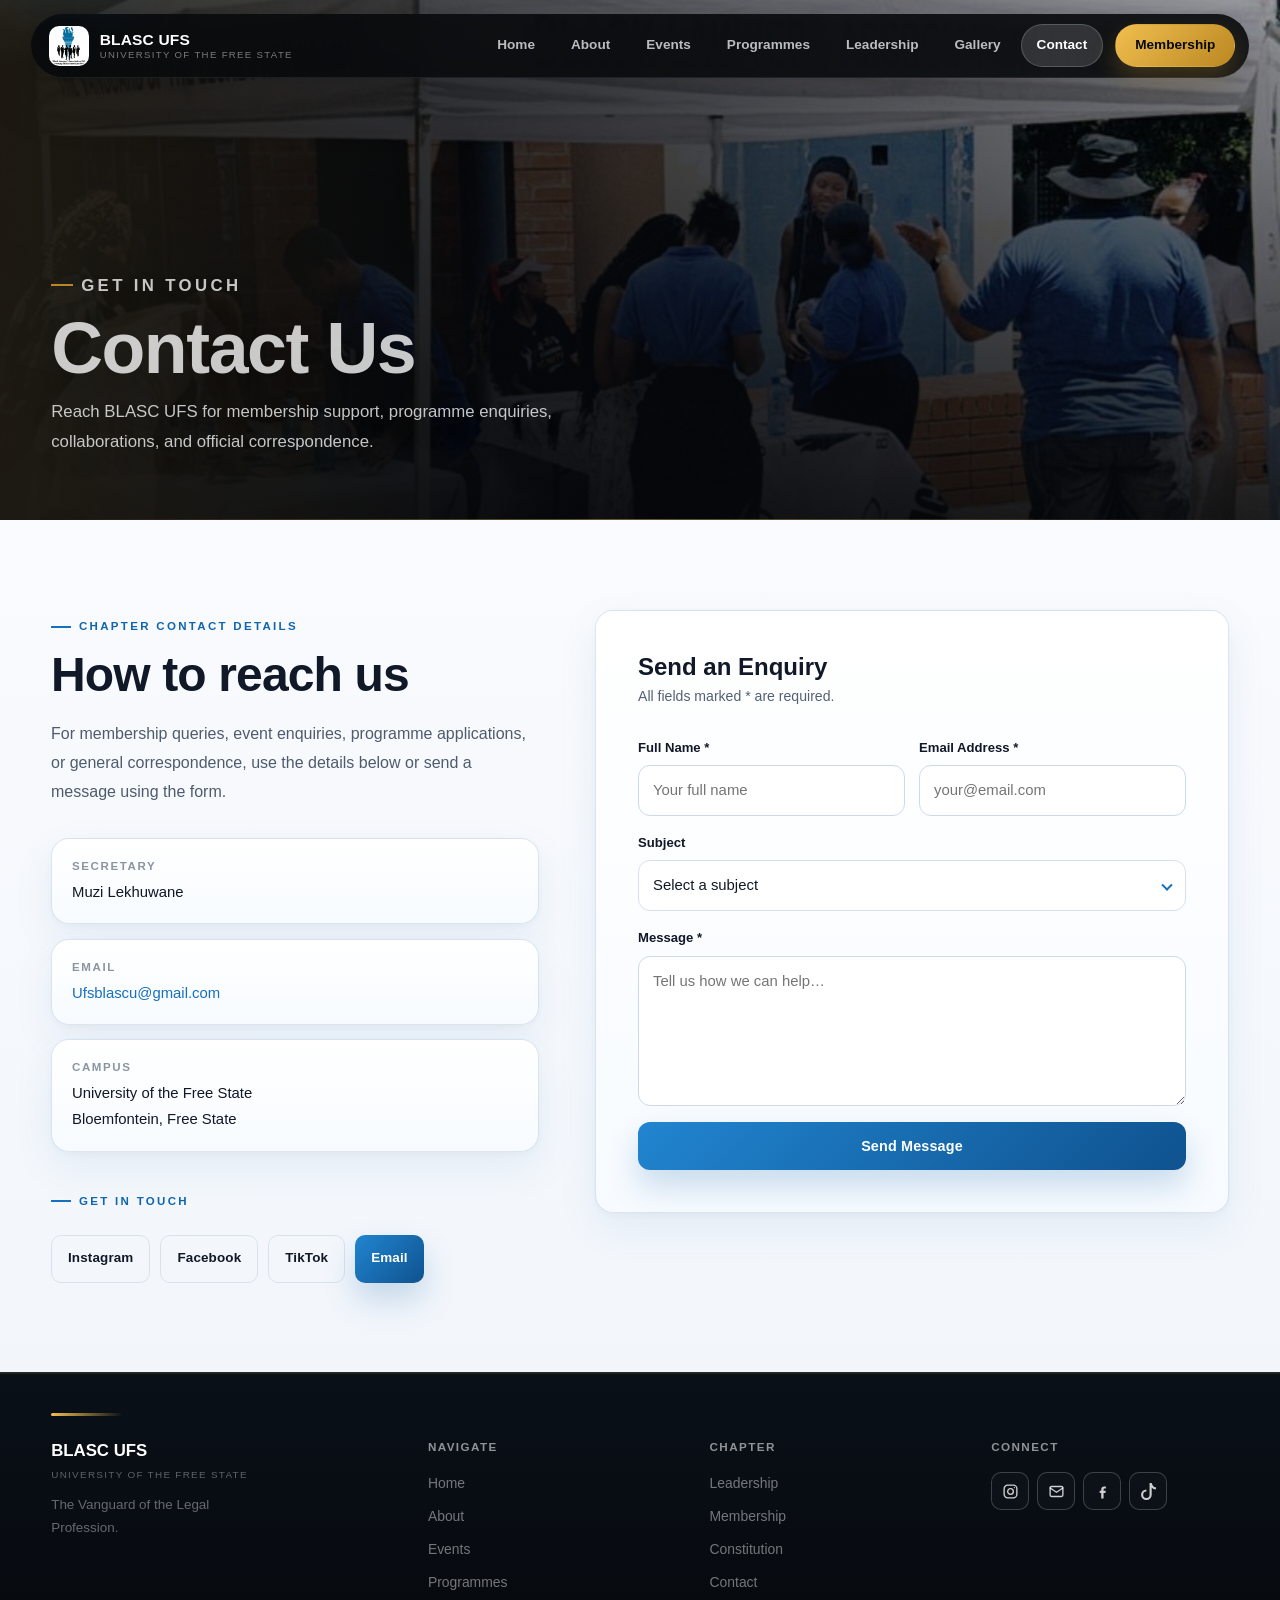
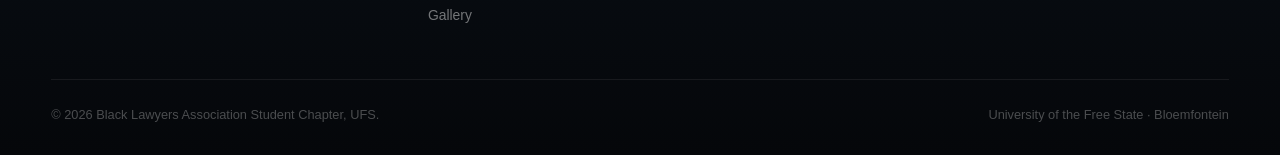
<file: contact.html>
<!DOCTYPE html>
<html lang="en">
<head>
  <meta charset="UTF-8"/><meta name="viewport" content="width=device-width, initial-scale=1.0"/>
  <title>Contact BLASC UFS | University of the Free State Law Student Chapter</title>
  <meta name="description" content="Contact BLASC UFS for membership enquiries, programme applications, event partnerships, and chapter communication at the University of the Free State, Bloemfontein."/>
  <link rel="canonical" href="https://blascufs.co.za/contact.html"/>

  <link rel="icon" type="image/x-icon" href="assets/favicon/favicon.ico">
  <link rel="icon" type="image/png" sizes="32x32" href="assets/favicon/favicon-32x32.png">
  <link rel="icon" type="image/png" sizes="16x16" href="assets/favicon/favicon-16x16.png">
  <link rel="apple-touch-icon" href="assets/favicon/apple-touch-icon.png">
<link rel="stylesheet" href="assets/style.css?v=20260508-hard-refresh"/>
  <script type="application/ld+json">
  {
    "@context": "https://schema.org",
    "@type": "BreadcrumbList",
    "itemListElement": [
      { "@type": "ListItem", "position": 1, "name": "Home", "item": "https://blascufs.co.za/" },
      { "@type": "ListItem", "position": 2, "name": "Contact", "item": "https://blascufs.co.za/contact.html" }
    ]
  }
  </script>
  <script>
    window.BLASC_GA_MEASUREMENT_ID = "G-XXXXXXXXXX";
    (function () {
      var id = window.BLASC_GA_MEASUREMENT_ID;
      if (!id || id === "G-XXXXXXXXXX") return;
      var s = document.createElement("script");
      s.async = true;
      s.src = "https://www.googletagmanager.com/gtag/js?id=" + encodeURIComponent(id);
      document.head.appendChild(s);
      window.dataLayer = window.dataLayer || [];
      function gtag() { window.dataLayer.push(arguments); }
      window.gtag = gtag;
      gtag("js", new Date());
      gtag("config", id);
    })();
  </script>
  <style>
    .contact-layout{display:grid;grid-template-columns:1fr 1.3fr;gap:56px;align-items:start}
    .contact-details{display:grid;gap:14px;margin-top:32px}
    .detail-card{display:flex;align-items:flex-start;gap:14px;background:#fff;border:1px solid var(--border);border-radius:var(--radius-md);padding:18px 20px}
    .detail-body strong{display:block;font-size:.72rem;font-weight:700;text-transform:uppercase;letter-spacing:.1em;color:var(--grey);margin-bottom:3px}
    .detail-body span{font-size:.93rem;color:var(--ink);line-height:1.55}
    .contact-social-actions{display:flex;gap:10px;flex-wrap:wrap;margin-top:12px}
    .contact-social-actions .btn{border-radius:10px;padding:10px 16px;font-size:.84rem}
    .form-panel{background:var(--off-white);border:1px solid var(--border);border-radius:var(--radius-lg);padding:36px}
    .form-panel h2{font-family:-apple-system,BlinkMacSystemFont,"SF Pro Text","SF Pro Display","Helvetica Neue",Arial,sans-serif;font-size:1.5rem;font-weight:700;margin-bottom:4px}
    .form-panel .sub{color:var(--muted);font-size:.88rem;margin-bottom:28px}
    @media(max-width:900px){.contact-layout{grid-template-columns:1fr}}
  </style>
</head>
<body>
<a class="skip-link" href="#main-content">Skip to content</a>
<nav class="nav dark" id="navbar">
  <a class="nav-brand" href="index.html"><img class="nav-logo" src="assets/images/logo.jpeg" alt="BLASC UFS"/><div class="nav-name">BLASC UFS <span>University of the Free State</span></div></a>
  <div class="nav-links">
    <a href="index.html">Home</a><a href="about.html">About</a><a href="events.html">Events</a>
    <a href="programmes.html">Programmes</a><a href="leadership.html">Leadership</a>
    <a href="gallery.html">Gallery</a><a href="contact.html" class="active">Contact</a>
    <a href="membership.html" class="nav-cta">Membership</a>
  </div>
  <button class="hamburger" id="hamburger" type="button" aria-label="Open menu" aria-controls="mobileMenu" aria-expanded="false"><span></span><span></span><span></span></button>
</nav>
<div class="mobile-menu" id="mobileMenu" aria-label="Mobile navigation">
  <a href="index.html">Home</a><a href="about.html">About</a><a href="events.html">Events</a>
  <a href="programmes.html">Programmes</a><a href="leadership.html">Leadership</a>
  <a href="gallery.html">Gallery</a><a href="contact.html">Contact</a>
  <a href="membership.html" class="m-cta">Membership →</a>
</div>

<div class="page-hero" id="main-content">
  <div class="page-hero-bg"><img src="assets/images/image-01.jpg" alt="BLASC UFS outreach stand" style="object-position:center 42%"/></div>
  <div class="page-hero-content">
    <p class="eyebrow">Get in Touch</p>
    <h1>Contact Us</h1>
    <p>Reach BLASC UFS for membership support, programme enquiries, collaborations, and official correspondence.</p>
  </div>
</div>

<section class="section" style="background:var(--off-white)">
  <div class="section-inner">
    <div class="contact-layout">
      <div>
        <p class="section-label fade-up">Chapter Contact Details</p>
        <h2 class="section-title fade-up">How to reach us</h2>
        <p class="section-body fade-up">For membership queries, event enquiries, programme applications, or general correspondence, use the details below or send a message using the form.</p>
        <div class="contact-details">
          <div class="detail-card fade-up">
            <div class="detail-body"><strong>Secretary</strong><span>Muzi Lekhuwane</span></div>
          </div>
          <div class="detail-card fade-up">
            <div class="detail-body"><strong>Email</strong><span><a href="mailto:Ufsblascu@gmail.com" style="color:var(--blue-mid)">Ufsblascu@gmail.com</a></span></div>
          </div>
          <div class="detail-card fade-up">
            <div class="detail-body"><strong>Campus</strong><span>University of the Free State<br/>Bloemfontein, Free State</span></div>
          </div>
        </div>
        <div style="margin-top:32px" class="fade-up">
          <p class="section-label">Get in Touch</p>
          <div class="contact-social-actions">
            <a href="https://instagram.com/ufs_blasc" target="_blank" rel="noopener noreferrer" class="btn btn-outline-dark">Instagram</a>
            <a href="https://www.facebook.com/share/1Czmz11UWm/?mibextid=wwXIfr" target="_blank" rel="noopener noreferrer" class="btn btn-outline-dark">Facebook</a>
            <a href="https://www.tiktok.com/@ufs_blasc" target="_blank" rel="noopener noreferrer" class="btn btn-outline-dark">TikTok</a>
            <a href="mailto:Ufsblascu@gmail.com" class="btn btn-blue">Email</a>
          </div>
        </div>
      </div>

      <div class="form-panel fade-up">
        <h2>Send an Enquiry</h2>
        <p class="sub">All fields marked * are required.</p>
        <form id="contactForm">
          <div class="form-grid">
            <div class="field"><label>Full Name *</label><input type="text" id="contactName" required placeholder="Your full name"/></div>
            <div class="field"><label>Email Address *</label><input type="email" id="contactEmail" required placeholder="your@email.com"/></div>
          </div>
          <div class="field">
            <label>Subject</label>
            <select id="contactSubject" required>
              <option value="">Select a subject</option>
              <option>Join now</option>
              <option>General enquiries</option>
              <option>Gear up applications</option>
              <option>NPA shadowing programme</option>
              <option>Impartial student applications</option>
              <option>Subcommittee application</option>
            </select>
          </div>
          <div class="field">
            <label>Message *</label>
            <textarea id="contactMessage" required placeholder="Tell us how we can help…" style="min-height:150px"></textarea>
          </div>
          <button type="submit" class="btn btn-blue" style="width:100%;border-radius:12px;justify-content:center">Send Message</button>
        </form>
      </div>
    </div>
  </div>
</section>

<footer class="site-footer">
  <div class="footer-grid">
    <div class="footer-brand"><div class="footer-brand-name">BLASC UFS <span class="footer-brand-sub">University of the Free State</span></div><p>The Vanguard of the Legal Profession.</p></div>
    <div class="footer-col"><h4>Navigate</h4><a href="index.html">Home</a><a href="about.html">About</a><a href="events.html">Events</a><a href="programmes.html">Programmes</a><a href="gallery.html">Gallery</a></div>
    <div class="footer-col"><h4>Chapter</h4><a href="leadership.html">Leadership</a><a href="membership.html">Membership</a><a href="constitution.html">Constitution</a><a href="contact.html">Contact</a></div>
    <div class="footer-col"><h4>Connect</h4><div class="footer-social" aria-label="Social media links">
        <a class="social-link" href="https://instagram.com/ufs_blasc" target="_blank" rel="noopener noreferrer" aria-label="Instagram" title="Instagram">
          <svg class="social-icon" viewBox="0 0 24 24" aria-hidden="true"><rect x="3" y="3" width="18" height="18" rx="5" ry="5"></rect><circle cx="12" cy="12" r="4"></circle><line x1="17.5" y1="6.5" x2="17.51" y2="6.5"></line></svg>
        </a>
        <a class="social-link" href="mailto:Ufsblascu@gmail.com" aria-label="Email" title="Email">
          <svg class="social-icon" viewBox="0 0 24 24" aria-hidden="true"><rect x="3" y="5" width="18" height="14" rx="2"></rect><path d="M3 7l9 6 9-6"></path></svg>
        </a>
        <a class="social-link" href="https://www.facebook.com/share/1Czmz11UWm/?mibextid=wwXIfr" target="_blank" rel="noopener noreferrer" aria-label="Facebook" title="Facebook">
          <svg class="social-icon-fill" viewBox="0 0 24 24"><path d="M13.5 22v-8h2.7l.4-3h-3.1V9.2c0-.9.3-1.5 1.6-1.5h1.7V5.1c-.3 0-1.3-.1-2.5-.1-2.4 0-4.1 1.5-4.1 4.2V11H8v3h2.2v8h3.3z"/></svg>
        </a>
        <span class="social-link social-link--pending" aria-hidden="true" title="Add LinkedIn link">
          <svg class="social-icon-fill" viewBox="0 0 24 24"><path d="M6.9 8.8a1.9 1.9 0 1 1 0-3.8 1.9 1.9 0 0 1 0 3.8zM5.3 19.2h3.2V10H5.3v9.2zM10.4 10h3v1.3h.1c.4-.8 1.4-1.6 2.9-1.6 3.1 0 3.6 2 3.6 4.7v4.8h-3.2v-4.3c0-1 0-2.4-1.5-2.4s-1.7 1.1-1.7 2.3v4.4h-3.2V10z"/></svg>
        </span>
        <a class="social-link" href="https://www.tiktok.com/@ufs_blasc" target="_blank" rel="noopener noreferrer" aria-label="TikTok" title="TikTok">
          <svg class="social-icon-fill" viewBox="0 0 16 16"><path d="M9 0h1.98c.144.715.54 1.617 1.235 2.512C12.895 3.389 13.797 4 15 4v2c-1.753 0-3.07-.814-4-1.829V11a5 5 0 1 1-5-5v2a3 3 0 1 0 3 3z"/></svg>
        </a>
      </div></div>
  </div>
  <div class="footer-bottom"><span>© 2026 Black Lawyers Association Student Chapter, UFS.</span><span>University of the Free State · Bloemfontein</span></div>
</footer>
<script src="assets/main.js?v=20260508-hard-refresh"></script>
<script>
  (function () {
    const CONTACT_RECIPIENT = 'Ufsblascu@gmail.com';
    const form = document.getElementById('contactForm');
    const nameInput = document.getElementById('contactName');
    const emailInput = document.getElementById('contactEmail');
    const subjectInput = document.getElementById('contactSubject');
    const messageInput = document.getElementById('contactMessage');

    if (!form || !nameInput || !emailInput || !subjectInput || !messageInput) return;

    form.addEventListener('submit', function (event) {
      event.preventDefault();
      const subject = subjectInput.value.trim();
      const bodyLines = [
        `Name: ${nameInput.value.trim()}`,
        `Email: ${emailInput.value.trim()}`,
        '',
        'Message:',
        messageInput.value.trim()
      ];

      const mailtoUrl = `mailto:${CONTACT_RECIPIENT}?subject=${encodeURIComponent(subject)}&body=${encodeURIComponent(bodyLines.join('\n'))}`;
      window.location.href = mailtoUrl;
    });
  })();
</script>
</body>
</html>
</file>
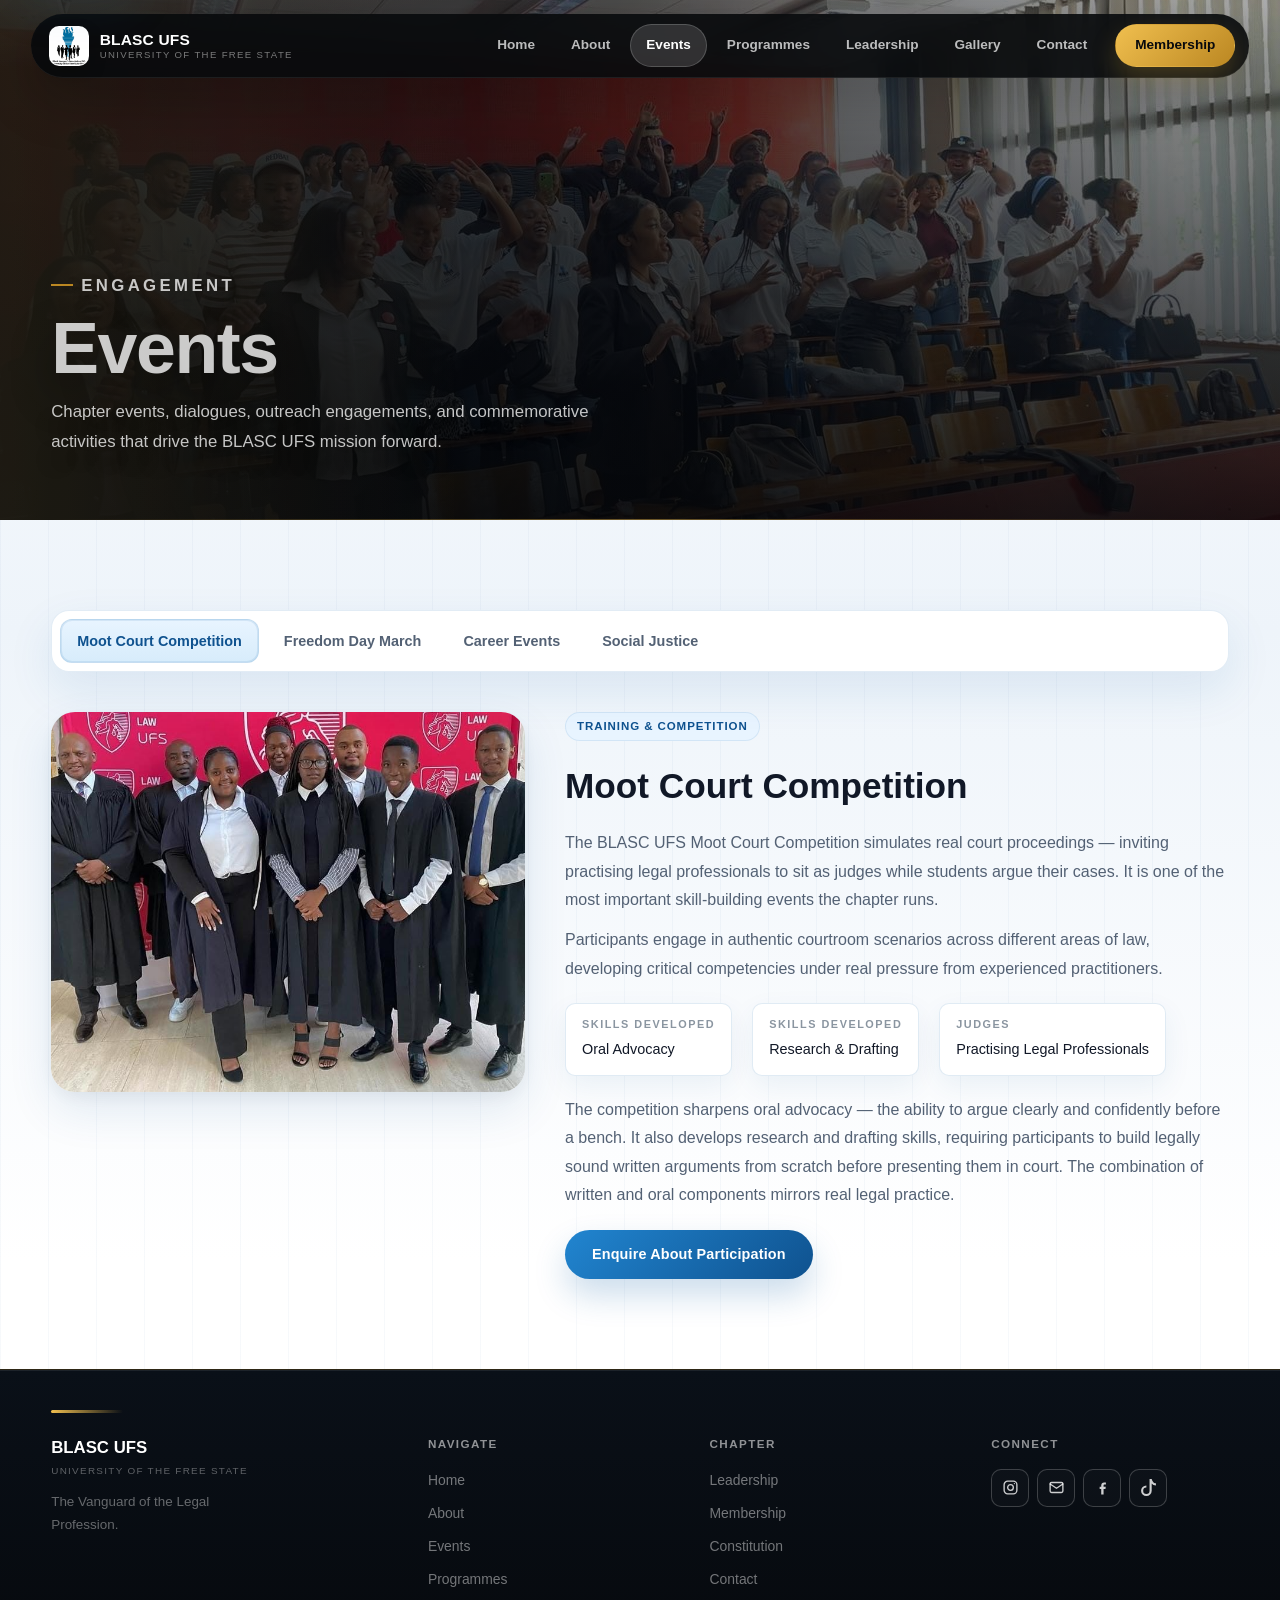
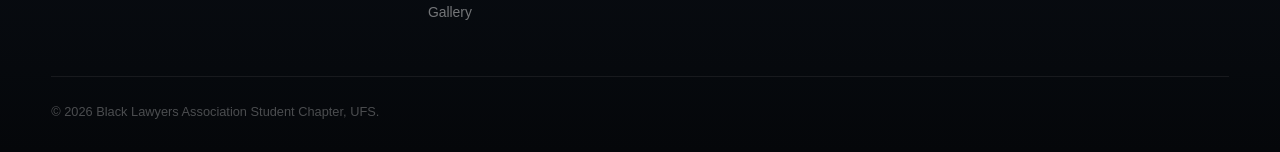
<file: events.html>
<!DOCTYPE html>
<html lang="en">
<head>
  <meta charset="UTF-8"/><meta name="viewport" content="width=device-width, initial-scale=1.0"/>
  <title>BLASC UFS Events | Law Student Activities in Bloemfontein</title>
  <meta name="description" content="Explore BLASC UFS events at the University of the Free State, including moot court activities, social justice events, Freedom Day engagements, and law student development sessions."/>
  <link rel="canonical" href="https://blascufs.co.za/events.html"/>

  <link rel="icon" type="image/x-icon" href="assets/favicon/favicon.ico">
  <link rel="icon" type="image/png" sizes="32x32" href="assets/favicon/favicon-32x32.png">
  <link rel="icon" type="image/png" sizes="16x16" href="assets/favicon/favicon-16x16.png">
  <link rel="apple-touch-icon" href="assets/favicon/apple-touch-icon.png">
<link rel="stylesheet" href="assets/style.css?v=20260508-hard-refresh"/>
  <script type="application/ld+json">
  {
    "@context": "https://schema.org",
    "@type": "BreadcrumbList",
    "itemListElement": [
      { "@type": "ListItem", "position": 1, "name": "Home", "item": "https://blascufs.co.za/" },
      { "@type": "ListItem", "position": 2, "name": "Events", "item": "https://blascufs.co.za/events.html" }
    ]
  }
  </script>
  <script>
    window.BLASC_GA_MEASUREMENT_ID = "G-XXXXXXXXXX";
    (function () {
      var id = window.BLASC_GA_MEASUREMENT_ID;
      if (!id || id === "G-XXXXXXXXXX") return;
      var s = document.createElement("script");
      s.async = true;
      s.src = "https://www.googletagmanager.com/gtag/js?id=" + encodeURIComponent(id);
      document.head.appendChild(s);
      window.dataLayer = window.dataLayer || [];
      function gtag() { window.dataLayer.push(arguments); }
      window.gtag = gtag;
      gtag("js", new Date());
      gtag("config", id);
    })();
  </script>
  <style>
    .events-tabs{display:flex;gap:8px;flex-wrap:wrap;margin-bottom:40px;border-bottom:2px solid var(--border);padding-bottom:0}
    .etab{background:none;border:none;padding:12px 20px;font-size:.9rem;font-weight:600;color:var(--muted);cursor:pointer;border-bottom:3px solid transparent;margin-bottom:-2px;transition:color .2s,border-color .2s;border-radius:0}
    .etab.active{color:var(--blue);border-bottom-color:var(--blue)}
    .etab:hover{color:var(--ink)}
    .etab-panel{display:none}
    .etab-panel.active{display:block}
    .event-detail{display:grid;grid-template-columns:1fr 1.4fr;gap:40px;align-items:start}
    .event-img-wrap{border-radius:var(--radius-lg);overflow:hidden;height:380px}
    .event-img-wrap img{width:100%;height:100%;object-fit:cover}
    .event-meta-tag{display:inline-flex;align-items:center;gap:6px;background:var(--blue-pale);color:var(--blue);font-size:.72rem;font-weight:700;letter-spacing:.08em;text-transform:uppercase;padding:5px 12px;border-radius:999px;margin-bottom:16px}
    .event-body h2{font-family:-apple-system,BlinkMacSystemFont,"SF Pro Text","SF Pro Display","Helvetica Neue",Arial,sans-serif;font-size:clamp(1.5rem,3vw,2.2rem);font-weight:900;color:var(--ink);margin-bottom:14px}
    .event-body p{color:var(--muted);line-height:1.78;margin-bottom:12px}
    .event-info-row{display:flex;gap:20px;flex-wrap:wrap;margin:20px 0}
    .einfo{background:var(--off-white);border:1px solid var(--border);border-radius:var(--radius-sm);padding:12px 16px}
    .einfo strong{display:block;font-size:.68rem;font-weight:700;text-transform:uppercase;letter-spacing:.1em;color:var(--grey);margin-bottom:2px}
    .einfo span{font-size:.9rem;color:var(--ink);font-weight:500}
    @media(max-width:900px){.event-detail{grid-template-columns:1fr}.event-img-wrap{height:260px}}
  </style>
</head>
<body>
<a class="skip-link" href="#main-content">Skip to content</a>
<nav class="nav dark" id="navbar">
  <a class="nav-brand" href="index.html"><img class="nav-logo" src="assets/images/logo.jpeg" alt="BLASC UFS"/><div class="nav-name">BLASC UFS <span>University of the Free State</span></div></a>
  <div class="nav-links">
    <a href="index.html">Home</a><a href="about.html">About</a><a href="events.html" class="active">Events</a>
    <a href="programmes.html">Programmes</a><a href="leadership.html">Leadership</a>
    <a href="gallery.html">Gallery</a><a href="contact.html">Contact</a>
    <a href="membership.html" class="nav-cta">Membership</a>
  </div>
  <button class="hamburger" id="hamburger" type="button" aria-label="Open menu" aria-controls="mobileMenu" aria-expanded="false"><span></span><span></span><span></span></button>
</nav>
<div class="mobile-menu" id="mobileMenu" aria-label="Mobile navigation">
  <a href="index.html">Home</a><a href="about.html">About</a><a href="events.html">Events</a>
  <a href="programmes.html">Programmes</a><a href="leadership.html">Leadership</a>
  <a href="gallery.html">Gallery</a><a href="contact.html">Contact</a>
  <a href="membership.html" class="m-cta">Membership →</a>
</div>

<div class="page-hero" id="main-content">
  <div class="page-hero-bg"><img src="assets/images/image-12.jpg" alt="BLASC UFS event in a lecture venue" style="object-position:center 48%"/></div>
  <div class="page-hero-content">
    <p class="eyebrow">Engagement</p>
    <h1>Events</h1>
    <p>Chapter events, dialogues, outreach engagements, and commemorative activities that drive the BLASC UFS mission forward.</p>
  </div>
</div>

<section class="section">
  <div class="section-inner">
    <div class="events-tabs" aria-label="Event categories">
      <button class="etab active" type="button" data-tab-target="moot">Moot Court Competition</button>
      <button class="etab" type="button" data-tab-target="freedom">Freedom Day March</button>
      <button class="etab" type="button" data-tab-target="career">Career Events</button>
      <button class="etab" type="button" data-tab-target="justice">Social Justice</button>
    </div>

    <!-- MOOT COURT -->
    <div id="etab-moot" class="etab-panel active">
      <div class="event-detail">
        <div class="event-img-wrap fade-up"><img src="assets/images/image-02.jpg" alt="BLASC UFS moot court training event for UFS law students"/></div>
        <div class="event-body fade-up">
          <span class="event-meta-tag">Training & Competition</span>
          <h2>Moot Court Competition</h2>
          <p>The BLASC UFS Moot Court Competition simulates real court proceedings — inviting practising legal professionals to sit as judges while students argue their cases. It is one of the most important skill-building events the chapter runs.</p>
          <p>Participants engage in authentic courtroom scenarios across different areas of law, developing critical competencies under real pressure from experienced practitioners.</p>
          <div class="event-info-row">
            <div class="einfo"><strong>Skills Developed</strong><span>Oral Advocacy</span></div>
            <div class="einfo"><strong>Skills Developed</strong><span>Research & Drafting</span></div>
            <div class="einfo"><strong>Judges</strong><span>Practising Legal Professionals</span></div>
          </div>
          <p>The competition sharpens oral advocacy — the ability to argue clearly and confidently before a bench. It also develops research and drafting skills, requiring participants to build legally sound written arguments from scratch before presenting them in court. The combination of written and oral components mirrors real legal practice.</p>
          <a href="contact.html" class="btn btn-blue" style="margin-top:8px">Enquire About Participation</a>
        </div>
      </div>
    </div>

    <!-- FREEDOM DAY -->
    <div id="etab-freedom" class="etab-panel">
      <div class="event-detail">
        <div class="event-img-wrap fade-up"><img src="assets/images/image-10.jpg" alt="Freedom Day March 2025"/></div>
        <div class="event-body fade-up">
          <span class="event-meta-tag">Annual Commemoration</span>
          <h2>Freedom Day March — 27 April</h2>
          <p>Every year on 27 April, BLASC UFS takes to the streets to commemorate Freedom Day. The march is not merely symbolic — it is a deliberate act of reflection on the cost of freedom, what it took to get here, and why transformation must continue.</p>
          <p>The 2025 march carried the theme <strong>"Purpose"</strong> — reflecting on what drives BLASC UFS members forward as future legal professionals in a society still working toward full transformation.</p>
          <div class="event-info-row">
            <div class="einfo"><strong>Date</strong><span>27 April (Annual)</span></div>
            <div class="einfo"><strong>Type</strong><span>March & Outreach</span></div>
            <div class="einfo"><strong>Last March</strong><span>27 April 2025</span></div>
          </div>
          <p>The Freedom Day March is also a community service activity — members engage with residents, distribute information about legal rights, and remind communities that the constitution belongs to all of us. It is one of the most unifying events in the BLASC UFS calendar.</p>
        </div>
      </div>
    </div>

    <!-- CAREER EVENTS -->
    <div id="etab-career" class="etab-panel">
      <div class="event-detail">
        <div class="event-img-wrap fade-up"><img src="assets/images/pps-visit.jpeg" alt="BLASC UFS legal career development event"/></div>
        <div class="event-body fade-up">
          <span class="event-meta-tag">Professional Development</span>
          <h2>Career Events</h2>
          <p>BLASC UFS runs career events designed to help young legal minds navigate the world of work. These events are practical, industry-relevant, and tailored to the realities facing law graduates in South Africa.</p>
          <div class="event-info-row">
            <div class="einfo"><strong>Focus Areas</strong><span>Career Exposure</span></div>
            <div class="einfo"><strong>Focus Areas</strong><span>CV & Interview Prep</span></div>
            <div class="einfo"><strong>Focus Areas</strong><span>Industry Networking</span></div>
          </div>
          <p>Sessions include career readiness workshops, CV writing clinics, mock interview sessions, and panels featuring practising attorneys, advocates, prosecutors, and corporate lawyers. Events like the PPS partnership expose members to financial planning for young professionals.</p>
          <p>The goal is simple: by the time a BLASC UFS member graduates, they should know exactly how to enter the profession and thrive in it.</p>
          <a href="membership.html" class="btn btn-blue" style="margin-top:8px">Apply for Membership to Attend</a>
        </div>
      </div>
    </div>

    <!-- SOCIAL JUSTICE -->
    <div id="etab-justice" class="etab-panel">
      <div class="event-detail">
        <div class="event-img-wrap fade-up"><img src="assets/images/image-09.jpg" alt="BLASC UFS social justice outreach activity in Bloemfontein"/></div>
        <div class="event-body fade-up">
          <span class="event-meta-tag">Social Justice & Transformation</span>
          <h2>Social Justice & Transformation Events</h2>
          <p>BLASC UFS marks key days in the South African calendar with events that go beyond celebration — they are spaces for reflection, education, and action. These events connect our legal education to the lived realities of the people we will serve.</p>
          <div class="event-info-row">
            <div class="einfo"><strong>Women's Day</strong><span>9 August</span></div>
            <div class="einfo"><strong>Youth Day</strong><span>16 June</span></div>
            <div class="einfo"><strong>Freedom Day</strong><span>27 April</span></div>
          </div>
          <p><strong>Women's Day events</strong> centre on the empowerment of women in the legal profession — celebrating how far we've come and addressing how much further we must go toward gender equality in law.</p>
          <p><strong>Youth Day events</strong> honour June 16 by engaging students on the history of youth activism in South Africa and challenging members to carry that torch forward through legal advocacy and civic engagement.</p>
          <a href="contact.html" class="btn btn-blue" style="margin-top:8px">Partner with Us</a>
        </div>
      </div>
    </div>

  </div>
</section>

<footer class="site-footer">
  <div class="footer-grid">
    <div class="footer-brand"><div class="footer-brand-name">BLASC UFS <span class="footer-brand-sub">University of the Free State</span></div><p>The Vanguard of the Legal Profession.</p></div>
    <div class="footer-col"><h4>Navigate</h4><a href="index.html">Home</a><a href="about.html">About</a><a href="events.html">Events</a><a href="programmes.html">Programmes</a><a href="gallery.html">Gallery</a></div>
    <div class="footer-col"><h4>Chapter</h4><a href="leadership.html">Leadership</a><a href="membership.html">Membership</a><a href="constitution.html">Constitution</a><a href="contact.html">Contact</a></div>
    <div class="footer-col"><h4>Connect</h4><div class="footer-social" aria-label="Social media links">
        <a class="social-link" href="https://instagram.com/ufs_blasc" target="_blank" rel="noopener noreferrer" aria-label="Instagram" title="Instagram">
          <svg class="social-icon" viewBox="0 0 24 24" aria-hidden="true"><rect x="3" y="3" width="18" height="18" rx="5" ry="5"></rect><circle cx="12" cy="12" r="4"></circle><line x1="17.5" y1="6.5" x2="17.51" y2="6.5"></line></svg>
        </a>
        <a class="social-link" href="mailto:Ufsblascu@gmail.com" aria-label="Email" title="Email">
          <svg class="social-icon" viewBox="0 0 24 24" aria-hidden="true"><rect x="3" y="5" width="18" height="14" rx="2"></rect><path d="M3 7l9 6 9-6"></path></svg>
        </a>
        <a class="social-link" href="https://www.facebook.com/share/1Czmz11UWm/?mibextid=wwXIfr" target="_blank" rel="noopener noreferrer" aria-label="Facebook" title="Facebook">
          <svg class="social-icon-fill" viewBox="0 0 24 24"><path d="M13.5 22v-8h2.7l.4-3h-3.1V9.2c0-.9.3-1.5 1.6-1.5h1.7V5.1c-.3 0-1.3-.1-2.5-.1-2.4 0-4.1 1.5-4.1 4.2V11H8v3h2.2v8h3.3z"/></svg>
        </a>
        <span class="social-link social-link--pending" aria-hidden="true" title="Add LinkedIn link">
          <svg class="social-icon-fill" viewBox="0 0 24 24"><path d="M6.9 8.8a1.9 1.9 0 1 1 0-3.8 1.9 1.9 0 0 1 0 3.8zM5.3 19.2h3.2V10H5.3v9.2zM10.4 10h3v1.3h.1c.4-.8 1.4-1.6 2.9-1.6 3.1 0 3.6 2 3.6 4.7v4.8h-3.2v-4.3c0-1 0-2.4-1.5-2.4s-1.7 1.1-1.7 2.3v4.4h-3.2V10z"/></svg>
        </span>
        <a class="social-link" href="https://www.tiktok.com/@ufs_blasc" target="_blank" rel="noopener noreferrer" aria-label="TikTok" title="TikTok">
          <svg class="social-icon-fill" viewBox="0 0 16 16"><path d="M9 0h1.98c.144.715.54 1.617 1.235 2.512C12.895 3.389 13.797 4 15 4v2c-1.753 0-3.07-.814-4-1.829V11a5 5 0 1 1-5-5v2a3 3 0 1 0 3 3z"/></svg>
        </a>
      </div></div>
  </div>
  <div class="footer-bottom"><span>© 2026 Black Lawyers Association Student Chapter, UFS.</span></div>
</footer>
<script src="assets/main.js?v=20260508-hard-refresh"></script>
</body>
</html>
</file>
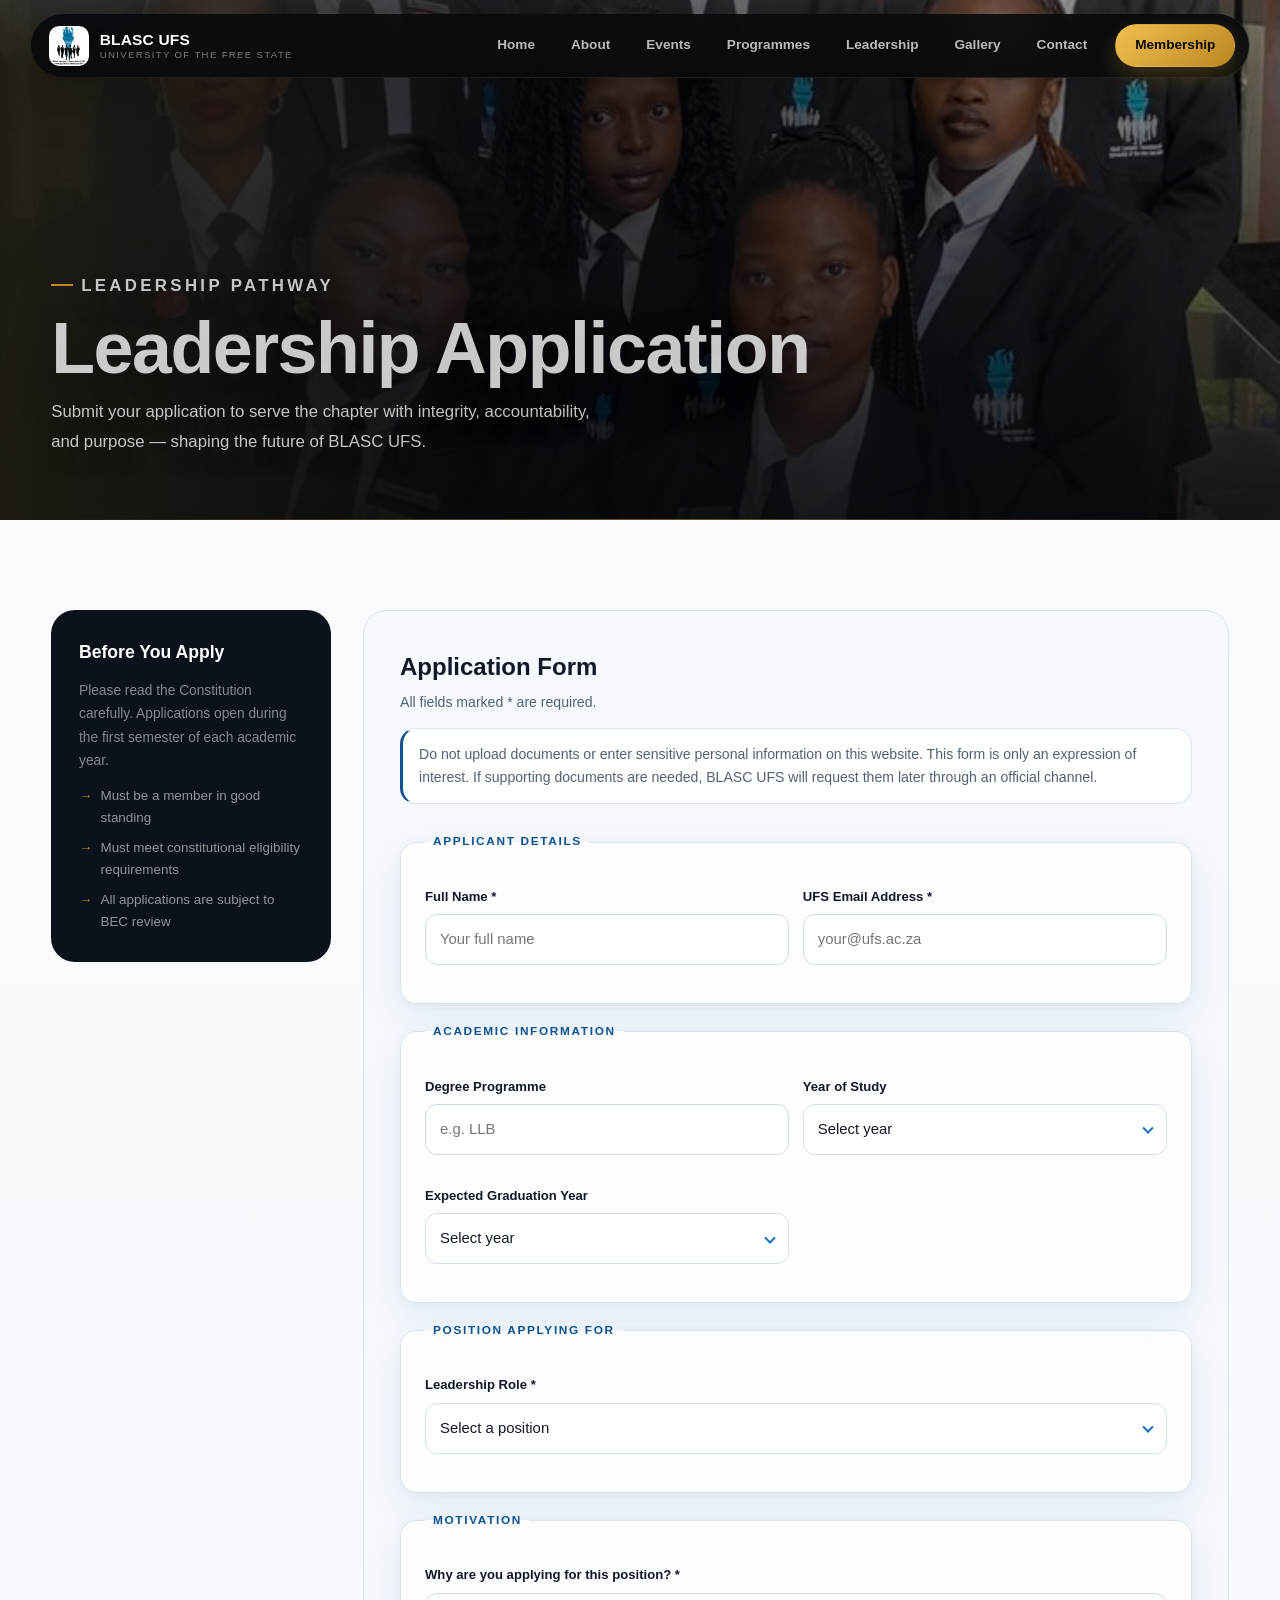
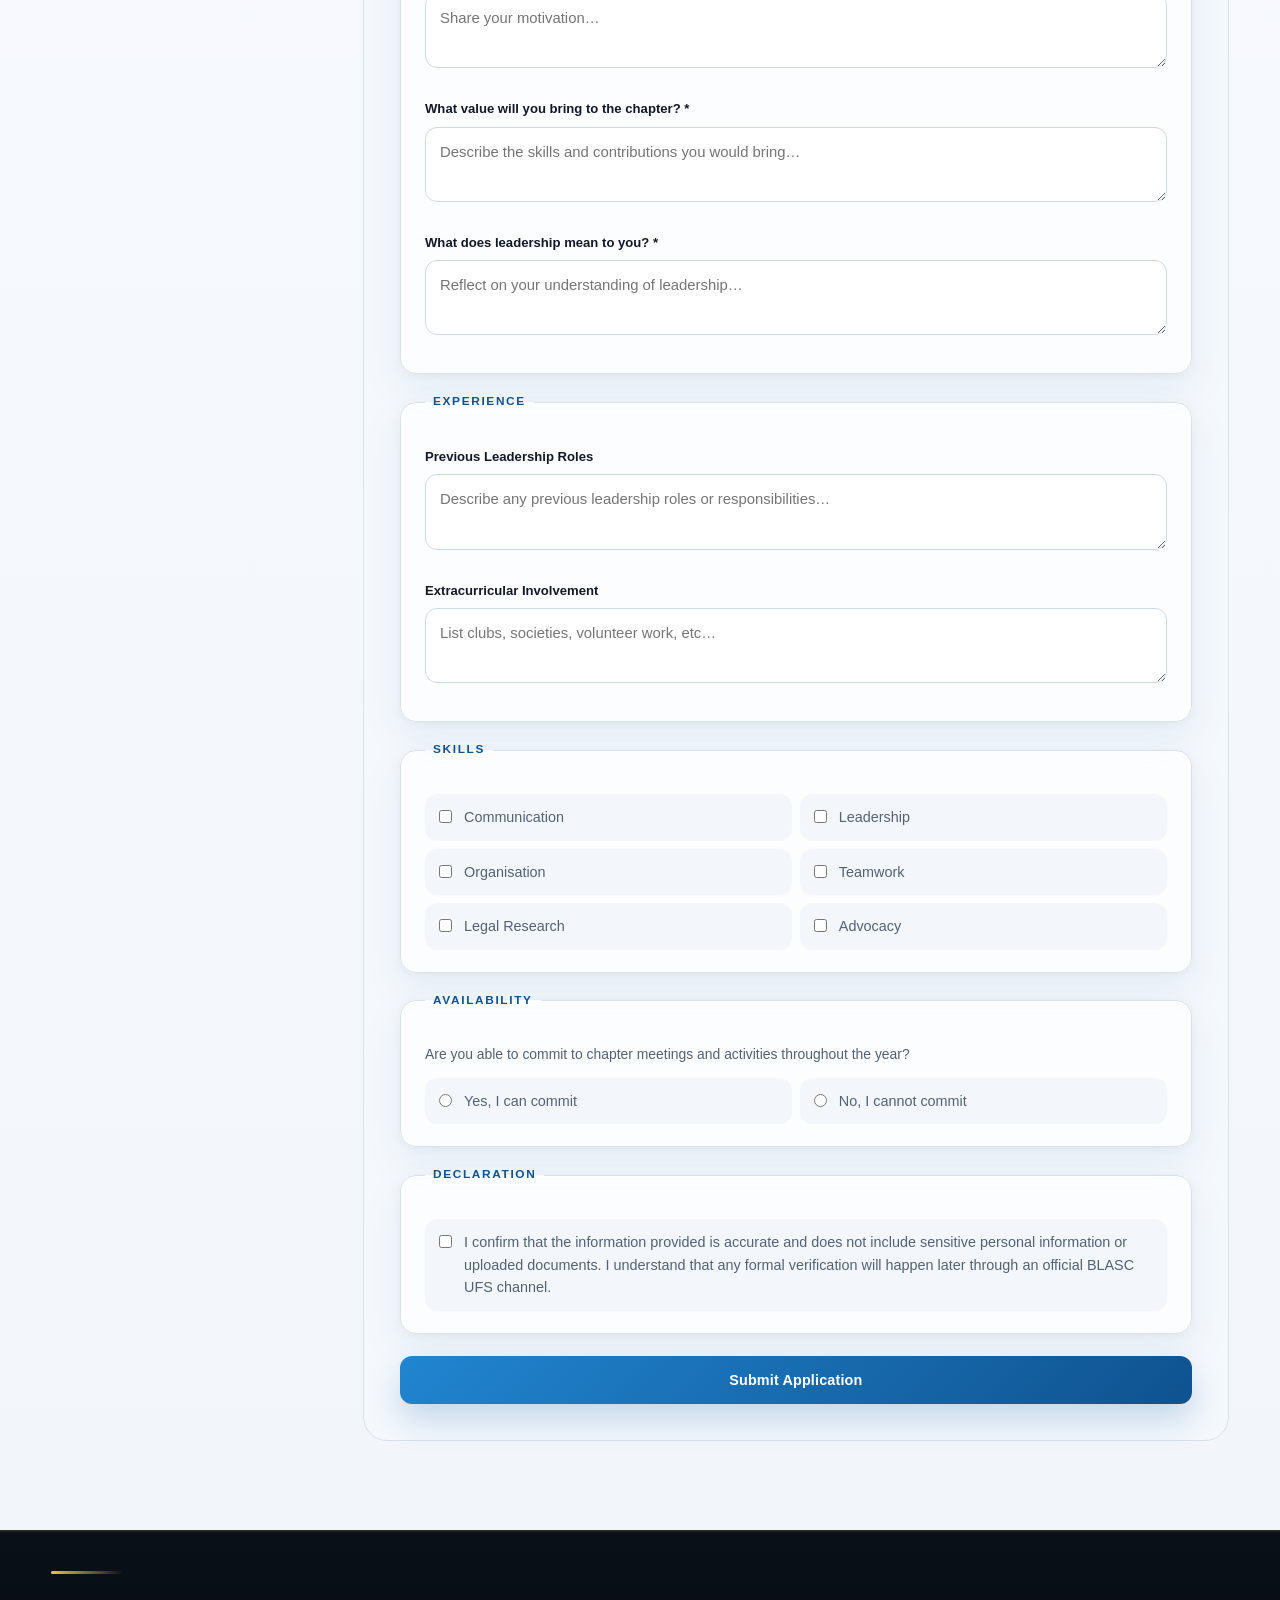
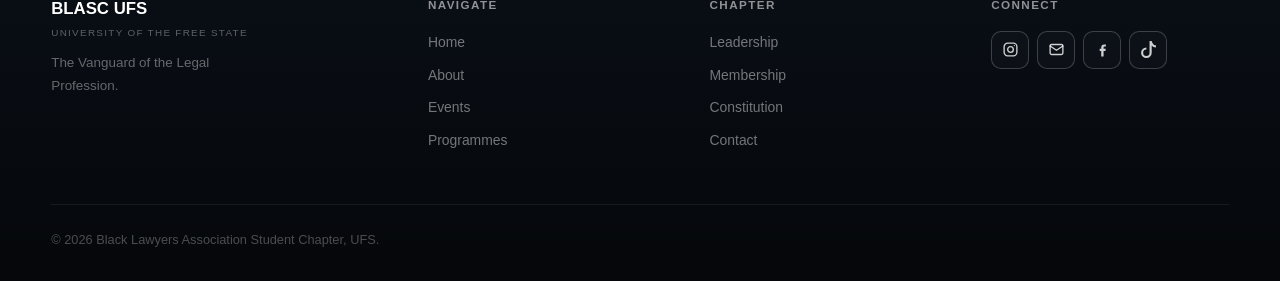
<file: leadership-application.html>
<!DOCTYPE html>
<html lang="en">
<head>
  <meta charset="UTF-8"/>
  <meta name="viewport" content="width=device-width, initial-scale=1.0"/>
  <title>BLASC UFS Leadership Application | University of the Free State</title>
  <meta name="description" content="Submit a BLASC UFS leadership application to serve the Black Lawyers Association Student Chapter at the University of the Free State in Bloemfontein."/>
  <link rel="canonical" href="https://blascufs.co.za/leadership-application.html"/>

  <link rel="icon" type="image/x-icon" href="assets/favicon/favicon.ico">
  <link rel="icon" type="image/png" sizes="32x32" href="assets/favicon/favicon-32x32.png">
  <link rel="icon" type="image/png" sizes="16x16" href="assets/favicon/favicon-16x16.png">
  <link rel="apple-touch-icon" href="assets/favicon/apple-touch-icon.png">
<link rel="stylesheet" href="assets/style.css?v=20260508-hard-refresh"/>
  <script type="application/ld+json">
  {
    "@context": "https://schema.org",
    "@type": "BreadcrumbList",
    "itemListElement": [
      { "@type": "ListItem", "position": 1, "name": "Home", "item": "https://blascufs.co.za/" },
      { "@type": "ListItem", "position": 2, "name": "Leadership", "item": "https://blascufs.co.za/leadership.html" },
      { "@type": "ListItem", "position": 3, "name": "Leadership Application", "item": "https://blascufs.co.za/leadership-application.html" }
    ]
  }
  </script>
  <script>
    window.BLASC_GA_MEASUREMENT_ID = "G-XXXXXXXXXX";
    (function () {
      var id = window.BLASC_GA_MEASUREMENT_ID;
      if (!id || id === "G-XXXXXXXXXX") return;
      var s = document.createElement("script");
      s.async = true;
      s.src = "https://www.googletagmanager.com/gtag/js?id=" + encodeURIComponent(id);
      document.head.appendChild(s);
      window.dataLayer = window.dataLayer || [];
      function gtag() { window.dataLayer.push(arguments); }
      window.gtag = gtag;
      gtag("js", new Date());
      gtag("config", id);
    })();
  </script>
  <style>
    .app-layout {
      display: grid;
      grid-template-columns: 280px 1fr;
      gap: 32px;
      align-items: start;
    }
    .app-sidebar { position: sticky; top: 90px; }
    .sidebar-info {
      background: var(--off-black);
      border-radius: var(--radius-lg);
      padding: 28px;
    }
    .sidebar-info h3 { font-family:-apple-system,BlinkMacSystemFont,"SF Pro Text","SF Pro Display","Helvetica Neue",Arial,sans-serif; font-size:1.1rem; font-weight:700; color:#fff; margin-bottom:12px; }
    .sidebar-info p { color:rgba(255,255,255,0.5); font-size:0.86rem; line-height:1.7; margin-bottom:12px; }
    .sidebar-info ul { display:grid; gap:8px; }
    .sidebar-info li { color:rgba(255,255,255,0.55); font-size:0.84rem; display:flex; align-items:flex-start; gap:8px; }
    .sidebar-info li::before { content:'→'; color:var(--gold); flex-shrink:0; }
    .form-wrap {
      background: var(--off-white);
      border: 1px solid var(--border);
      border-radius: var(--radius-lg);
      padding: 36px;
    }
    .form-wrap h2 { font-family:-apple-system,BlinkMacSystemFont,"SF Pro Text","SF Pro Display","Helvetica Neue",Arial,sans-serif; font-size:1.5rem; font-weight:700; margin-bottom:4px; }
    .form-wrap .sub { color:var(--muted); font-size:0.88rem; margin-bottom:14px; }
    .privacy-note {
      background:#fff;
      border:1px solid rgba(21,101,168,0.16);
      border-left:3px solid var(--blue);
      border-radius:var(--radius-md);
      color:var(--muted);
      font-size:0.88rem;
      line-height:1.65;
      margin:0 0 28px;
      padding:14px 16px;
    }
    @media (max-width: 900px) {
      .app-layout { grid-template-columns: 1fr; }
      .app-sidebar { position: static; }
    }
  </style>
</head>
<body>
<a class="skip-link" href="#main-content">Skip to content</a>

<nav class="nav dark" id="navbar">
  <a class="nav-brand" href="index.html">
    <img class="nav-logo" src="assets/images/logo.jpeg" alt="BLASC UFS logo"/>
    <div class="nav-name">BLASC UFS <span>University of the Free State</span></div>
  </a>
  <div class="nav-links">
    <a href="index.html">Home</a>
    <a href="about.html">About</a>
    <a href="events.html">Events</a>
    <a href="programmes.html">Programmes</a>
    <a href="leadership.html">Leadership</a>
    <a href="gallery.html">Gallery</a>
    <a href="contact.html">Contact</a>
    <a href="membership.html" class="nav-cta">Membership</a>
  </div>
  <button class="hamburger" id="hamburger" type="button" aria-label="Open menu" aria-controls="mobileMenu" aria-expanded="false">
    <span></span><span></span><span></span>
  </button>
</nav>
<div class="mobile-menu" id="mobileMenu" aria-label="Mobile navigation">
  <a href="index.html">Home</a>
  <a href="about.html">About</a>
  <a href="events.html">Events</a>
  <a href="programmes.html">Programmes</a>
  <a href="leadership.html">Leadership</a>
  <a href="gallery.html">Gallery</a>
  <a href="contact.html">Contact</a>
  <a href="membership.html" class="m-cta">Membership →</a>
</div>

<div class="page-hero" id="main-content">
  <div class="page-hero-bg"><img src="assets/images/bec-stairs-4.jpeg" alt="BLASC UFS leadership group" style="object-position:center 24%"/></div>
  <div class="page-hero-content">
    <p class="eyebrow">Leadership Pathway</p>
    <h1>Leadership Application</h1>
    <p>Submit your application to serve the chapter with integrity, accountability, and purpose — shaping the future of BLASC UFS.</p>
  </div>
</div>

<section class="section" style="background:var(--off-white)">
  <div class="section-inner">
    <div class="app-layout">
      <div class="app-sidebar fade-up">
        <div class="sidebar-info">
          <h3>Before You Apply</h3>
          <p>Please read the Constitution carefully. Applications open during the first semester of each academic year.</p>
          <ul>
            <li>Must be a member in good standing</li>
            <li>Must meet constitutional eligibility requirements</li>
            <li>All applications are subject to BEC review</li>
          </ul>
        </div>
      </div>

      <div class="form-wrap fade-up">
        <h2>Application Form</h2>
        <p class="sub">All fields marked * are required.</p>
        <p class="privacy-note">Do not upload documents or enter sensitive personal information on this website. This form is only an expression of interest. If supporting documents are needed, BLASC UFS will request them later through an official channel.</p>
        <form>
          <fieldset class="fieldset-block">
            <legend>Applicant Details</legend>
            <div class="form-grid" style="margin-top:12px">
              <div class="field"><label>Full Name *</label><input type="text" required placeholder="Your full name"/></div>
              <div class="field"><label>UFS Email Address *</label><input type="email" required placeholder="your@ufs.ac.za"/></div>
            </div>
          </fieldset>
          <fieldset class="fieldset-block">
            <legend>Academic Information</legend>
            <div class="form-grid" style="margin-top:12px">
              <div class="field"><label>Degree Programme</label><input type="text" placeholder="e.g. LLB"/></div>
              <div class="field">
                <label>Year of Study</label>
                <select>
                  <option value="">Select year</option>
                  <option>1st Year</option><option>2nd Year</option><option>3rd Year</option>
                  <option>4th Year</option><option>Postgraduate</option>
                </select>
              </div>
              <div class="field">
                <label>Expected Graduation Year</label>
                <select>
                  <option value="">Select year</option>
                  <option>2026</option><option>2027</option><option>2028</option>
                  <option>2029</option><option>2030</option>
                </select>
              </div>
            </div>
          </fieldset>
          <fieldset class="fieldset-block">
            <legend>Position Applying For</legend>
            <div class="field" style="margin-top:12px">
              <label>Leadership Role *</label>
              <select required>
                <option value="">Select a position</option>
                <option>Deputy Chairperson</option>
                <option>Secretary</option>
                <option>Deputy Secretary</option>
                <option>Treasurer</option>
                <option>Media & Publicity Officer</option>
                <option>Academic & Legal Research Officer</option>
                <option>Events Coordinator</option>
              </select>
            </div>
          </fieldset>
          <fieldset class="fieldset-block">
            <legend>Motivation</legend>
            <div style="margin-top:12px;display:grid;gap:14px">
              <div class="field"><label>Why are you applying for this position? *</label><textarea required placeholder="Share your motivation…"></textarea></div>
              <div class="field"><label>What value will you bring to the chapter? *</label><textarea required placeholder="Describe the skills and contributions you would bring…"></textarea></div>
              <div class="field"><label>What does leadership mean to you? *</label><textarea required placeholder="Reflect on your understanding of leadership…"></textarea></div>
            </div>
          </fieldset>
          <fieldset class="fieldset-block">
            <legend>Experience</legend>
            <div style="margin-top:12px;display:grid;gap:14px">
              <div class="field"><label>Previous Leadership Roles</label><textarea placeholder="Describe any previous leadership roles or responsibilities…"></textarea></div>
              <div class="field"><label>Extracurricular Involvement</label><textarea placeholder="List clubs, societies, volunteer work, etc…"></textarea></div>
            </div>
          </fieldset>
          <fieldset class="fieldset-block">
            <legend>Skills</legend>
            <div class="check-group" style="margin-top:12px;grid-template-columns:1fr 1fr">
              <label class="check-label"><input type="checkbox" name="skills" value="communication"/> Communication</label>
              <label class="check-label"><input type="checkbox" name="skills" value="leadership"/> Leadership</label>
              <label class="check-label"><input type="checkbox" name="skills" value="organisation"/> Organisation</label>
              <label class="check-label"><input type="checkbox" name="skills" value="teamwork"/> Teamwork</label>
              <label class="check-label"><input type="checkbox" name="skills" value="research"/> Legal Research</label>
              <label class="check-label"><input type="checkbox" name="skills" value="advocacy"/> Advocacy</label>
            </div>
          </fieldset>
          <fieldset class="fieldset-block">
            <legend>Availability</legend>
            <p style="font-size:0.87rem;color:var(--muted);margin:10px 0 12px">Are you able to commit to chapter meetings and activities throughout the year?</p>
            <div class="radio-group" style="grid-template-columns:1fr 1fr">
              <label class="check-label"><input type="radio" name="availability" value="yes" required/> Yes, I can commit</label>
              <label class="check-label"><input type="radio" name="availability" value="no" required/> No, I cannot commit</label>
            </div>
          </fieldset>
          <fieldset class="fieldset-block">
            <legend>Declaration</legend>
            <div style="margin-top:12px">
              <label class="check-label">
                <input type="checkbox" required/>
                I confirm that the information provided is accurate and does not include sensitive personal information or uploaded documents. I understand that any formal verification will happen later through an official BLASC UFS channel.
              </label>
            </div>
          </fieldset>
          <button type="submit" class="btn btn-blue" style="width:100%;border-radius:12px;margin-top:4px;justify-content:center">Submit Application</button>
        </form>
      </div>
    </div>
  </div>
</section>

<footer class="site-footer">
  <div class="footer-grid">
    <div class="footer-brand">
      <div class="footer-brand-name">BLASC UFS <span class="footer-brand-sub">University of the Free State</span></div>
      <p>The Vanguard of the Legal Profession.</p>
    </div>
    <div class="footer-col">
      <h4>Navigate</h4>
      <a href="index.html">Home</a>
      <a href="about.html">About</a>
      <a href="events.html">Events</a>
      <a href="programmes.html">Programmes</a>
    </div>
    <div class="footer-col">
      <h4>Chapter</h4>
      <a href="leadership.html">Leadership</a>
      <a href="membership.html">Membership</a>
      <a href="constitution.html">Constitution</a>
      <a href="contact.html">Contact</a>
    </div>
    <div class="footer-col">
      <h4>Connect</h4>
      <div class="footer-social" aria-label="Social media links">
        <a class="social-link" href="https://instagram.com/ufs_blasc" target="_blank" rel="noopener noreferrer" aria-label="Instagram" title="Instagram">
          <svg class="social-icon" viewBox="0 0 24 24" aria-hidden="true"><rect x="3" y="3" width="18" height="18" rx="5" ry="5"></rect><circle cx="12" cy="12" r="4"></circle><line x1="17.5" y1="6.5" x2="17.51" y2="6.5"></line></svg>
        </a>
        <a class="social-link" href="mailto:Ufsblascu@gmail.com" aria-label="Email" title="Email">
          <svg class="social-icon" viewBox="0 0 24 24" aria-hidden="true"><rect x="3" y="5" width="18" height="14" rx="2"></rect><path d="M3 7l9 6 9-6"></path></svg>
        </a>
        <a class="social-link" href="https://www.facebook.com/share/1Czmz11UWm/?mibextid=wwXIfr" target="_blank" rel="noopener noreferrer" aria-label="Facebook" title="Facebook">
          <svg class="social-icon-fill" viewBox="0 0 24 24"><path d="M13.5 22v-8h2.7l.4-3h-3.1V9.2c0-.9.3-1.5 1.6-1.5h1.7V5.1c-.3 0-1.3-.1-2.5-.1-2.4 0-4.1 1.5-4.1 4.2V11H8v3h2.2v8h3.3z"/></svg>
        </a>
        <span class="social-link social-link--pending" aria-hidden="true" title="Add LinkedIn link">
          <svg class="social-icon-fill" viewBox="0 0 24 24"><path d="M6.9 8.8a1.9 1.9 0 1 1 0-3.8 1.9 1.9 0 0 1 0 3.8zM5.3 19.2h3.2V10H5.3v9.2zM10.4 10h3v1.3h.1c.4-.8 1.4-1.6 2.9-1.6 3.1 0 3.6 2 3.6 4.7v4.8h-3.2v-4.3c0-1 0-2.4-1.5-2.4s-1.7 1.1-1.7 2.3v4.4h-3.2V10z"/></svg>
        </span>
        <a class="social-link" href="https://www.tiktok.com/@ufs_blasc" target="_blank" rel="noopener noreferrer" aria-label="TikTok" title="TikTok">
          <svg class="social-icon-fill" viewBox="0 0 16 16"><path d="M9 0h1.98c.144.715.54 1.617 1.235 2.512C12.895 3.389 13.797 4 15 4v2c-1.753 0-3.07-.814-4-1.829V11a5 5 0 1 1-5-5v2a3 3 0 1 0 3 3z"/></svg>
        </a>
      </div>
    </div>
  </div>
  <div class="footer-bottom">
    <span>© 2026 Black Lawyers Association Student Chapter, UFS.</span>
  </div>
</footer>
<script src="assets/main.js?v=20260508-hard-refresh"></script>
</body>
</html>
</file>
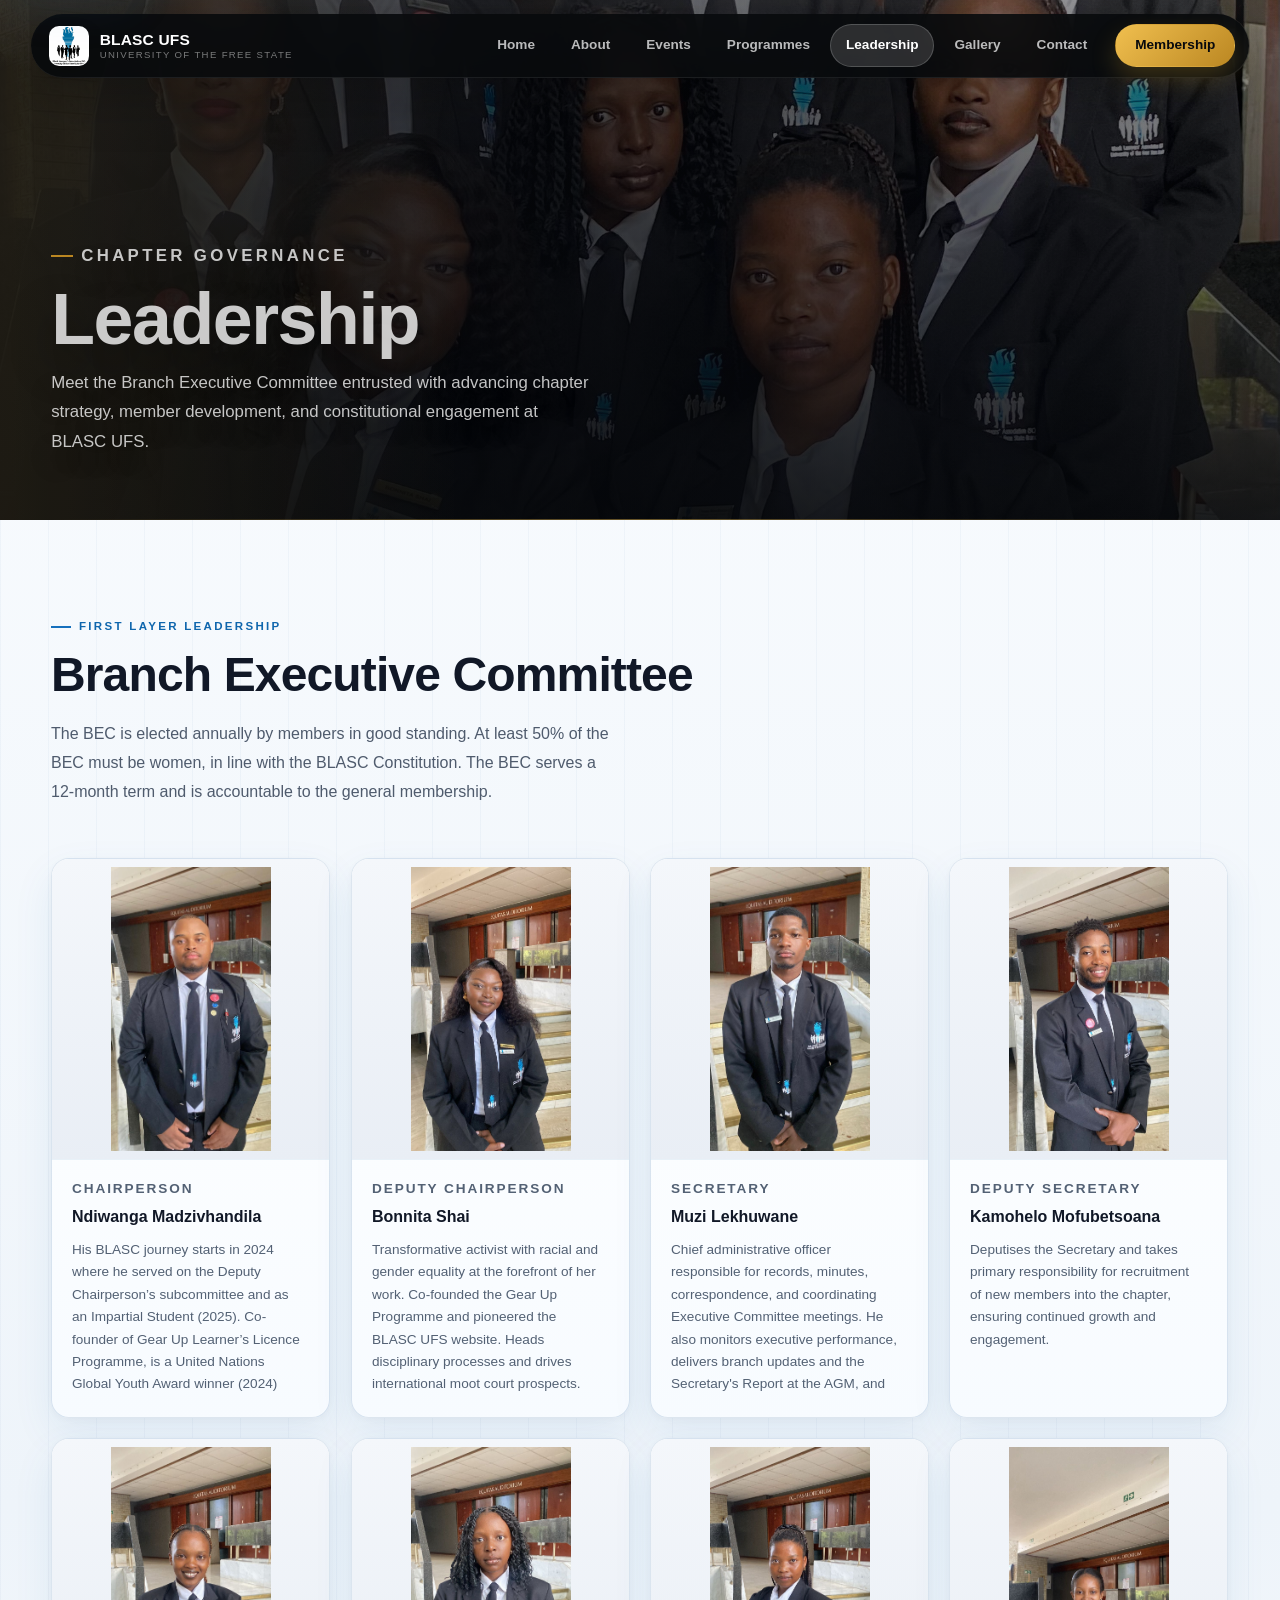
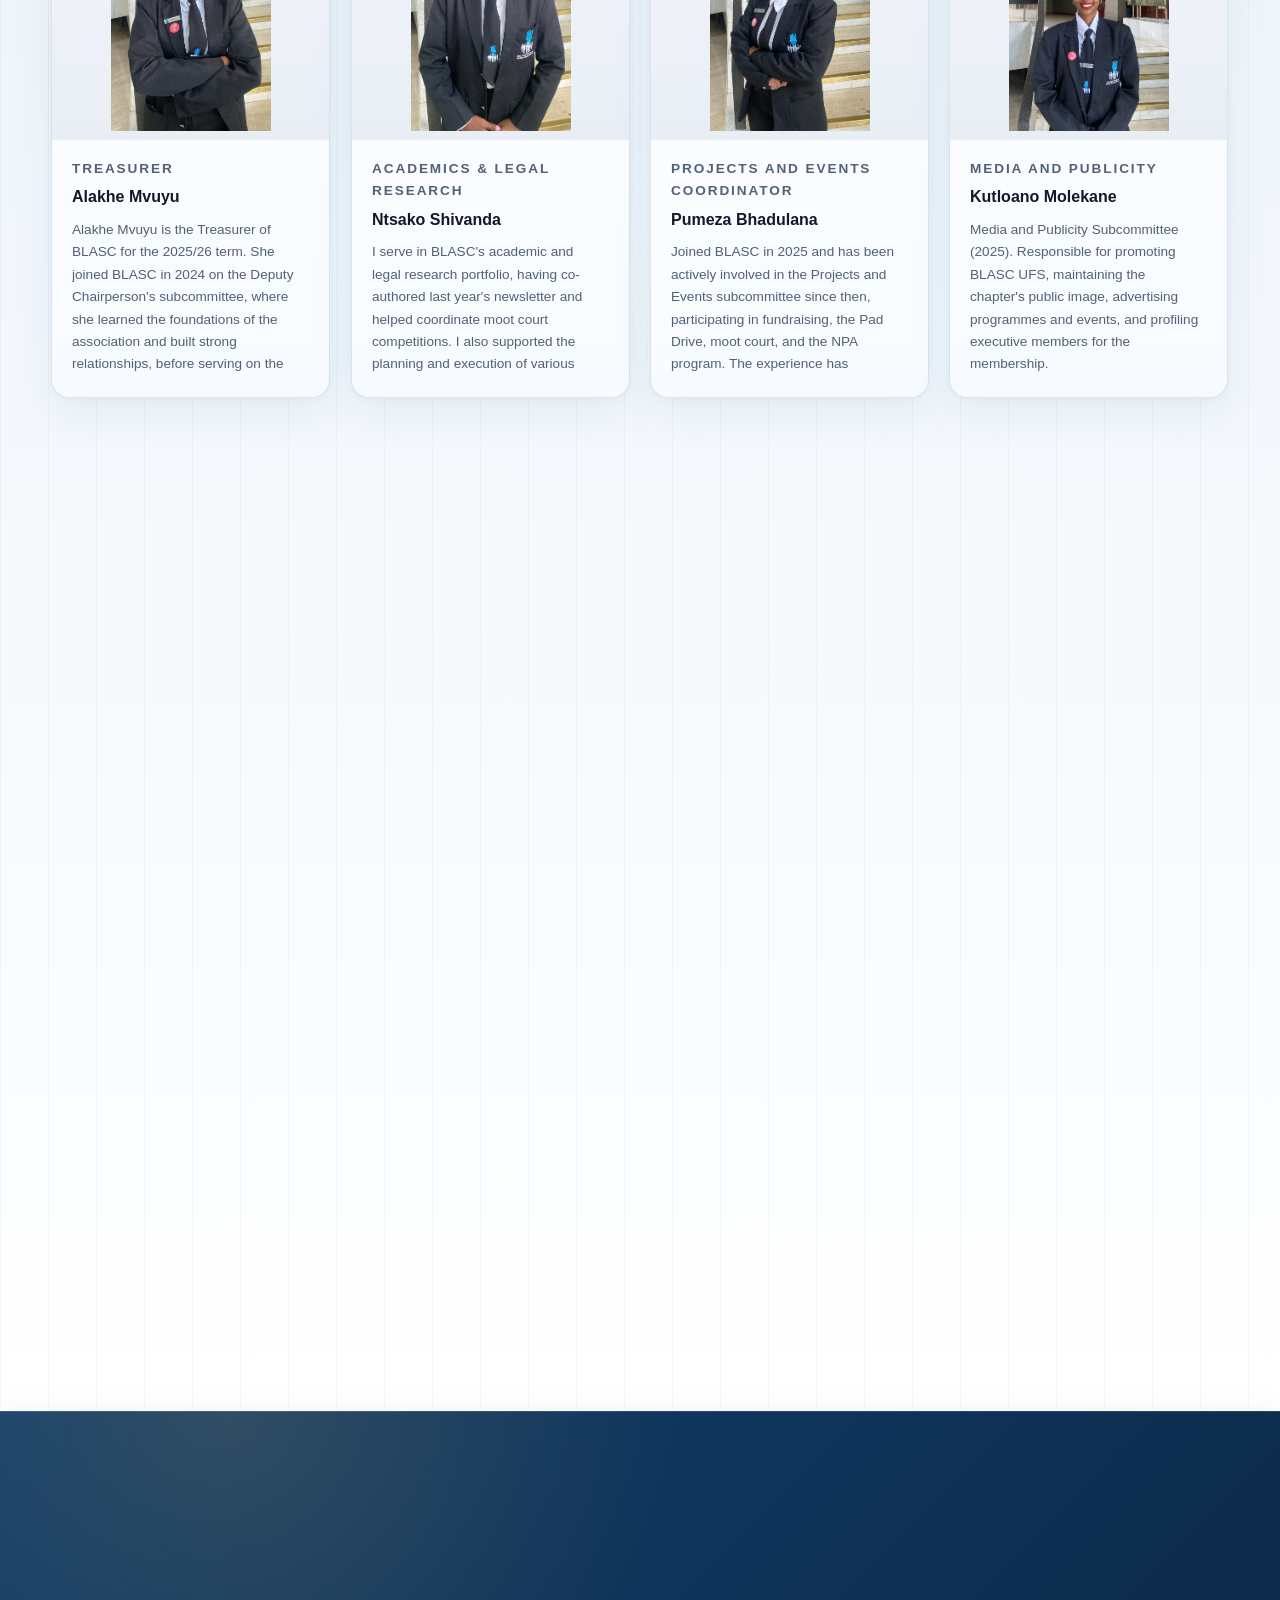
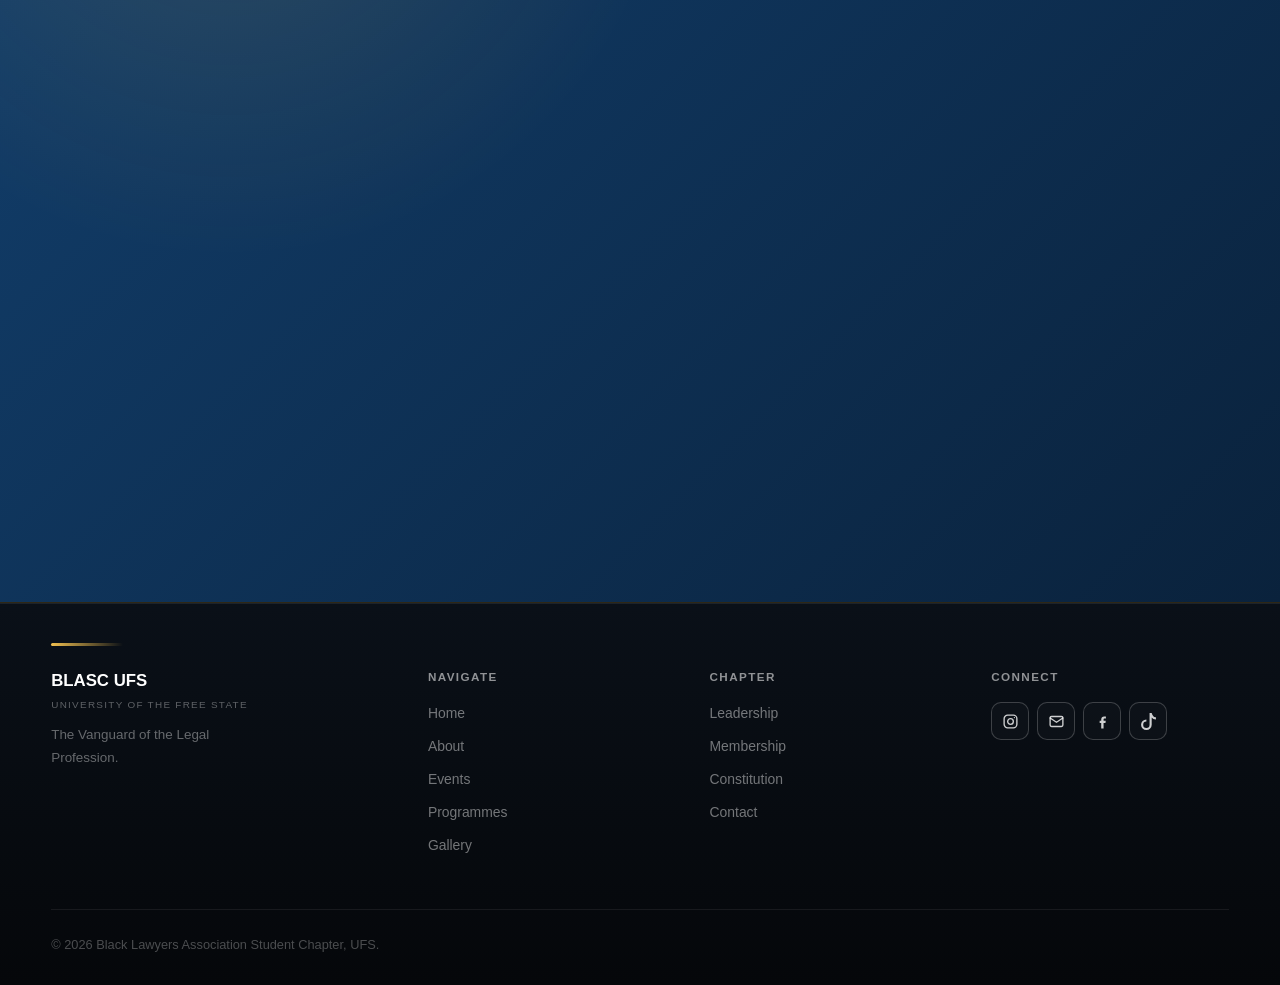
<file: leadership.html>
<!DOCTYPE html>
<html lang="en">
<head>
  <meta charset="UTF-8"/>
  <meta name="viewport" content="width=device-width, initial-scale=1.0"/>
  <title>BLASC UFS Leadership | Branch Executive Committee at UFS</title>
  <meta name="description" content="Meet the BLASC UFS leadership team at the University of the Free State, including the Branch Executive Committee and student leaders driving chapter programmes and governance."/>
  <link rel="canonical" href="https://blascufs.co.za/leadership.html"/>

  <link rel="icon" type="image/x-icon" href="assets/favicon/favicon.ico">
  <link rel="icon" type="image/png" sizes="32x32" href="assets/favicon/favicon-32x32.png">
  <link rel="icon" type="image/png" sizes="16x16" href="assets/favicon/favicon-16x16.png">
  <link rel="apple-touch-icon" href="assets/favicon/apple-touch-icon.png">
<link rel="stylesheet" href="assets/style.css?v=20260508-hard-refresh"/>
  <script type="application/ld+json">
  {
    "@context": "https://schema.org",
    "@type": "BreadcrumbList",
    "itemListElement": [
      { "@type": "ListItem", "position": 1, "name": "Home", "item": "https://blascufs.co.za/" },
      { "@type": "ListItem", "position": 2, "name": "Leadership", "item": "https://blascufs.co.za/leadership.html" }
    ]
  }
  </script>
  <script>
    window.BLASC_GA_MEASUREMENT_ID = "G-XXXXXXXXXX";
    (function () {
      var id = window.BLASC_GA_MEASUREMENT_ID;
      if (!id || id === "G-XXXXXXXXXX") return;
      var s = document.createElement("script");
      s.async = true;
      s.src = "https://www.googletagmanager.com/gtag/js?id=" + encodeURIComponent(id);
      document.head.appendChild(s);
      window.dataLayer = window.dataLayer || [];
      function gtag() { window.dataLayer.push(arguments); }
      window.gtag = gtag;
      gtag("js", new Date());
      gtag("config", id);
    })();
  </script>
  <style>
    .leaders-grid{display:grid;grid-template-columns:repeat(4,1fr);gap:20px;margin-top:52px}
    .leader-card{height:560px;background:#fff;border:1px solid var(--border);border-radius:var(--radius-lg);overflow:hidden;display:flex;flex-direction:column;transition:transform .3s,box-shadow .3s}
    .leader-card:hover{transform:translateY(-4px);box-shadow:var(--shadow-lg)}
    .leader-photo{height:300px;flex:0 0 300px;overflow:hidden;background:#f0f2f5;padding:8px}
    .leader-photo img{width:100%;height:100%;object-fit:contain;object-position:center top;transition:transform .5s}
    .leader-card:hover .leader-photo img{transform:scale(1.01)}
    .leader-photo.placeholder{display:flex;align-items:center;justify-content:center;font-size:3rem;color:#ccc}
    .leader-info{min-height:0;flex:1;display:flex;flex-direction:column;padding:18px 20px 22px}
    .leader-role{font-size:.68rem;font-weight:700;text-transform:uppercase;letter-spacing:.12em;color:var(--blue-mid);margin-bottom:4px}
    .leader-info h3{font-family:-apple-system,BlinkMacSystemFont,"SF Pro Text","SF Pro Display","Helvetica Neue",Arial,sans-serif;font-size:1rem;font-weight:700;color:var(--ink);margin-bottom:8px}
    .leader-info p{color:var(--muted);font-size:.85rem;line-height:1.65}
    .leader-info p:not(.leader-role){min-height:0;overflow:auto;padding-right:6px}
    .leader-info p:not(.leader-role)::-webkit-scrollbar{width:6px}
    .leader-info p:not(.leader-role)::-webkit-scrollbar-thumb{background:#c9d6e4;border-radius:999px}
    .subcom-section{margin-top:80px}
    .subcom-intro{background:var(--off-black);border-radius:var(--radius-lg);padding:36px;margin-bottom:32px}
    .subcom-intro h3{font-family:-apple-system,BlinkMacSystemFont,"SF Pro Text","SF Pro Display","Helvetica Neue",Arial,sans-serif;font-size:1.4rem;color:#fff;margin-bottom:12px}
    .subcom-intro p{color:rgba(255,255,255,.6);line-height:1.75;max-width:64ch}
    .subcom-grid{display:grid;grid-template-columns:repeat(3,1fr);gap:16px}
    .subcom-card{background:#fff;border:1px solid var(--border);border-radius:var(--radius-md);padding:22px}
    .subcom-card h4{font-size:.95rem;font-weight:700;color:var(--ink);margin-bottom:6px}
    .subcom-card p{color:var(--muted);font-size:.87rem;line-height:1.65}
    .apply-band{background:linear-gradient(135deg,#214d68 0%,#0a3156 46%,#062a4b 100%);padding:clamp(52px,6vw,78px) clamp(16px,4vw,56px);text-align:center;margin-top:80px}
    .apply-band .section-inner{max-width:850px}
    .apply-band .section-label{font-size:clamp(.68rem,1.1vw,.9rem);letter-spacing:.24em;margin-bottom:clamp(34px,4.8vw,66px)}
    .apply-band .section-label::before{width:58px;height:3px}
    .apply-band h2{color:#fff;font-size:clamp(2.35rem,4.8vw,3.6rem);line-height:1.08;margin-bottom:clamp(22px,3.2vw,36px);white-space:nowrap}
    .apply-band p{color:rgba(255,255,255,.7);max-width:40ch;margin:0 auto clamp(30px,4vw,46px);font-size:clamp(1.12rem,1.9vw,1.72rem);line-height:1.58;font-weight:400}
    .apply-band em{color:#fff;font-style:italic;font-weight:600}
    .apply-actions{display:grid;gap:18px;justify-content:center}
    .apply-actions .btn{width:min(500px,calc(100vw - 48px));min-height:clamp(56px,6.4vw,78px);font-size:clamp(1.03rem,1.7vw,1.44rem);font-weight:800}
    .apply-actions .btn-gold{background:linear-gradient(135deg,#ffe27a 0%,#f5bd2c 48%,#d99b19 100%);box-shadow:0 18px 40px rgba(0,0,0,.2)}
    .apply-actions .btn-outline-white{border:3px solid rgba(255,255,255,.44);background:rgba(255,255,255,.02);color:#fff;box-shadow:none}
    @media(max-width:1024px){.leaders-grid{grid-template-columns:repeat(2,1fr)}}
    @media(max-width:700px){.leaders-grid{grid-template-columns:1fr}.leader-card{height:520px}.leader-photo{height:260px;flex-basis:260px}.subcom-grid{grid-template-columns:1fr}.subcom-section{margin-top:56px}}
    @media(max-width:768px){
      .page-hero-content h1{font-size:1.55rem}
      .page-hero-content p{font-size:.84rem;line-height:1.5}
      .section-title{font-size:1.45rem}
      .leader-role{font-size:.58rem}
      .leader-info h3{font-size:.86rem}
      .leader-info p{font-size:.74rem;line-height:1.5}
      .subcom-card h4{font-size:.82rem}
      .subcom-card p{font-size:.76rem;line-height:1.5}
      .apply-band{padding:46px 18px 56px}
      .apply-band .section-label{margin-bottom:28px}
      .apply-band h2{font-size:clamp(2rem,8vw,2.8rem);white-space:normal}
      .apply-band p{font-size:clamp(1rem,4.6vw,1.3rem);line-height:1.54}
      .apply-actions{gap:14px}
      .apply-actions .btn{min-height:54px;font-size:1.02rem}
    }
    @media(max-width:480px){
      .page-hero-content h1{font-size:1.3rem}
      .page-hero-content p{font-size:.74rem}
      .section-title{font-size:1.18rem}
      .section-label{font-size:.62rem}
    }
  </style>
</head>
<body>
<a class="skip-link" href="#main-content">Skip to content</a>
<nav class="nav dark" id="navbar">
  <a class="nav-brand" href="index.html"><img class="nav-logo" src="assets/images/logo.jpeg" alt="BLASC UFS"/><div class="nav-name">BLASC UFS <span>University of the Free State</span></div></a>
  <div class="nav-links">
    <a href="index.html">Home</a><a href="about.html">About</a><a href="events.html">Events</a>
    <a href="programmes.html">Programmes</a><a href="leadership.html" class="active">Leadership</a>
    <a href="gallery.html">Gallery</a><a href="contact.html">Contact</a>
    <a href="membership.html" class="nav-cta">Membership</a>
  </div>
  <button class="hamburger" id="hamburger" type="button" aria-label="Open menu" aria-controls="mobileMenu" aria-expanded="false"><span></span><span></span><span></span></button>
</nav>
<div class="mobile-menu" id="mobileMenu" aria-label="Mobile navigation">
  <a href="index.html">Home</a><a href="about.html">About</a><a href="events.html">Events</a>
  <a href="programmes.html">Programmes</a><a href="leadership.html">Leadership</a>
  <a href="gallery.html">Gallery</a><a href="contact.html">Contact</a>
  <a href="membership.html" class="m-cta">Membership →</a>
</div>

<div class="page-hero" id="main-content">
  <div class="page-hero-bg"><img src="assets/images/bec-stairs-serious.jpeg" alt="BLASC UFS Branch Executive Committee on the Equitas stairs" style="object-position:center 24%"/></div>
  <div class="page-hero-content">
    <p class="eyebrow">Chapter Governance</p>
    <h1>Leadership</h1>
    <p>Meet the Branch Executive Committee entrusted with advancing chapter strategy, member development, and constitutional engagement at BLASC UFS.</p>
  </div>
</div>

<section class="section">
  <div class="section-inner">
    <p class="section-label fade-up">First Layer Leadership</p>
    <h2 class="section-title fade-up">Branch Executive Committee</h2>
    <p class="section-body fade-up">The BEC is elected annually by members in good standing. At least 50% of the BEC must be women, in line with the BLASC Constitution. The BEC serves a 12-month term and is accountable to the general membership.</p>

    <div class="leaders-grid">

      <!-- NDIWANGA -->
      <div class="leader-card fade-up">
        <div class="leader-photo"><img src="assets/images/ndiwanga.jpeg" alt="Ndiwanga Madzivhandila"/></div>
        <div class="leader-info">
          <p class="leader-role">Chairperson</p>
          <h3>Ndiwanga Madzivhandila</h3>
          <p>His BLASC journey starts in 2024 where he served on the Deputy Chairperson’s subcommittee and as an Impartial Student (2025). Co-founder of Gear Up Learner’s Licence Programme, is a United Nations Global Youth Award winner (2024) and a Student Parliament delegate. Chief executive officer of BLASC UFS, he oversees all executive members, chairs meetings, and serves as the chapter's primary spokesperson. Wanga coordinates the Gear Up Learner's Licence Programme alongside Treasurer Alakhe Mvuyu.</p>
        </div>
      </div>

      <!-- BONNITA -->
      <div class="leader-card fade-up">
        <div class="leader-photo"><img src="assets/images/bonnita-shai-deputy-chairperson.jpg" alt="Bonnita Shai"/></div>
        <div class="leader-info">
          <p class="leader-role">Deputy Chairperson</p>
          <h3>Bonnita Shai</h3>
          <p>Transformative activist with racial and gender equality at the forefront of her work. Co-founded the Gear Up Programme and pioneered the BLASC UFS website. Heads disciplinary processes and drives international moot court prospects. Advancing AI Law, Cyber Law and E-Law in SA. BLASC journey: Projects & Events sub-committee 2024, impartial student 2025.</p>
        </div>
      </div>

      <!-- MUZI -->
      <div class="leader-card fade-up">
        <div class="leader-photo"><img src="assets/images/muzi.jpeg" alt="Muzi Lekhuwane"/></div>
        <div class="leader-info">
          <p class="leader-role">Secretary</p>
          <h3>Muzi Lekhuwane</h3>
          <p>Chief administrative officer responsible for records, minutes, correspondence, and coordinating Executive Committee meetings. He also monitors executive performance, delivers branch updates and the Secretary's Report at the AGM, and introduced a Digital Filing System to modernise branch administration. His role has expanded from the Secretary Subcommittee to support administration across all BLASC programmes.</p>
        </div>
      </div>

      <!-- KAMOHELO -->
      <div class="leader-card fade-up">
        <div class="leader-photo"><img src="assets/images/kamohelo-mofubetsoana.jpg" alt="Kamohelo Mofubetsoana"/></div>
        <div class="leader-info">
          <p class="leader-role">Deputy Secretary</p>
          <h3>Kamohelo Mofubetsoana</h3>
          <p>Deputises the Secretary and takes primary responsibility for recruitment of new members into the chapter, ensuring continued growth and engagement.</p>
        </div>
      </div>

      <!-- ALAKHE -->
      <div class="leader-card fade-up">
        <div class="leader-photo"><img src="assets/images/alakhe.jpeg" alt="Alakhe Mvuyu"/></div>
        <div class="leader-info">
          <p class="leader-role">Treasurer</p>
          <h3>Alakhe Mvuyu</h3>
          <p>Alakhe Mvuyu is the Treasurer of BLASC for the 2025/26 term. She joined BLASC in 2024 on the Deputy Chairperson's subcommittee, where she learned the foundations of the association and built strong relationships, before serving on the Treasurer's subcommittee in 2025 with an active role in events and fundraising. As Treasurer, she manages BLASC's finances by overseeing budgets, tracking income and expenditure, ensuring transparency, and driving fundraising to support the association's projects, a role that has earned her the nickname "the engine of the association."</p>
        </div>
      </div>

      <!-- NTSAKO -->
      <div class="leader-card fade-up">
        <div class="leader-photo"><img src="assets/images/ntsako.jpeg" alt="Ntsako Shivanda"/></div>
        <div class="leader-info">
          <p class="leader-role">Academics & Legal Research</p>
          <h3>Ntsako Shivanda</h3>
          <p>I serve in BLASC's academic and legal research portfolio, having co-authored last year's newsletter and helped coordinate moot court competitions. I also supported the planning and execution of various BLASC subcommittee events in 2025. Individually, I was named moot court champion in both my first and second year of competing.</p>
        </div>
      </div>

      <!-- PUMEZA -->
      <div class="leader-card fade-up">
        <div class="leader-photo"><img src="assets/images/mahle.jpeg" alt="Pumeza Bhadulana"/></div>
        <div class="leader-info">
          <p class="leader-role">Projects and Events Coordinator</p>
          <h3>Pumeza Bhadulana</h3>
          <p>Joined BLASC in 2025 and has been actively involved in the Projects and Events subcommittee since then, participating in fundraising, the Pad Drive, moot court, and the NPA program. The experience has strengthened teamwork, communication, leadership, and critical thinking.</p>
        </div>
      </div>

      <!-- KUTLOANO -->
      <div class="leader-card fade-up">
        <div class="leader-photo"><img src="assets/images/kutloano.jpeg" alt="Kutloano Molekane"/></div>
        <div class="leader-info">
          <p class="leader-role">Media and Publicity</p>
          <h3>Kutloano Molekane</h3>
          <p>Media and Publicity Subcommittee (2025). Responsible for promoting BLASC UFS, maintaining the chapter's public image, advertising programmes and events, and profiling executive members for the membership.</p>
        </div>
      </div>

    </div>

    <!-- SUBCOMMITTEES -->
    <div class="subcom-section">
      <div class="subcom-intro fade-up">
        <h3>Second Layer Leadership — Sub-committees</h3>
        <p>Each portfolio (except the Chairperson) has a dedicated sub-committee. Sub-committees exist to support office bearers, extend the chapter's capacity, and give more members the opportunity to serve and grow. Sub-committee members report directly to their respective portfolio holder and are an essential part of BLASC UFS's operational backbone.</p>
      </div>
      <div class="subcom-grid">
        <div class="subcom-card fade-up">
          <h4>Deputy Chairperson Sub-committee</h4>
          <p>Responsible for assisting the Deputy Chairperson in constitutional duties, including deputizing the Chairperson and being head of discipline.</p>
        </div>
        <div class="subcom-card fade-up">
          <h4>Secretary Sub-committee</h4>
          <p>Assists with administration, minute-taking, correspondence, and maintaining chapter records under the guidance of the Secretary.</p>
        </div>
        <div class="subcom-card fade-up">
          <h4>Treasury Sub-committee</h4>
          <p>Supports financial tracking, fundraising initiatives, and budget monitoring in collaboration with the Treasurer.</p>
        </div>
        <div class="subcom-card fade-up">
          <h4>Academics Sub-committee</h4>
          <p>Assists in coordinating academic workshops, legal research, moot court training, and the NPA Shadowing Programme.</p>
        </div>
        <div class="subcom-card fade-up">
          <h4>Events Sub-committee</h4>
          <p>Supports planning, logistics, and execution of all chapter events, outreach activities, and community programmes.</p>
        </div>
        <div class="subcom-card fade-up">
          <h4>Media Sub-committee</h4>
          <p>Assists with social media management, photography, graphic design, and communication of chapter activities to the public.</p>
        </div>
        <div class="subcom-card fade-up">
          <h4>Deputy Secretary Sub-committee</h4>
          <p>Supports membership recruitment drives, onboarding of new members, and maintenance of the membership database.</p>
        </div>
      </div>
    </div>
  </div>
</section>

<section class="apply-band">
  <div class="section-inner">
    <p class="section-label gold text-center fade-up" style="justify-content:center">Leadership Pathway</p>
    <h2 class="section-title light text-center fade-up">Interested in leading?</h2>
    <p class="fade-up">BEC members are elected at the end of each term to lead the chapter. The <em>second layer of leadership</em> is handpicked by the BEC to step into the same responsibilities as their office bearers — same mandate, same accountability, same standard.</p>
    <div class="apply-actions fade-up">
      <a href="leadership-application.html" class="btn btn-gold">Apply for Subcommittee</a>
      <a href="constitution.html" class="btn btn-outline-white">Read the Constitution</a>
    </div>
  </div>
</section>

<footer class="site-footer">
  <div class="footer-grid">
    <div class="footer-brand"><div class="footer-brand-name">BLASC UFS <span class="footer-brand-sub">University of the Free State</span></div><p>The Vanguard of the Legal Profession.</p></div>
    <div class="footer-col"><h4>Navigate</h4><a href="index.html">Home</a><a href="about.html">About</a><a href="events.html">Events</a><a href="programmes.html">Programmes</a><a href="gallery.html">Gallery</a></div>
    <div class="footer-col"><h4>Chapter</h4><a href="leadership.html">Leadership</a><a href="membership.html">Membership</a><a href="constitution.html">Constitution</a><a href="contact.html">Contact</a></div>
    <div class="footer-col"><h4>Connect</h4><div class="footer-social" aria-label="Social media links">
        <a class="social-link" href="https://instagram.com/ufs_blasc" target="_blank" rel="noopener noreferrer" aria-label="Instagram" title="Instagram">
          <svg class="social-icon" viewBox="0 0 24 24" aria-hidden="true"><rect x="3" y="3" width="18" height="18" rx="5" ry="5"></rect><circle cx="12" cy="12" r="4"></circle><line x1="17.5" y1="6.5" x2="17.51" y2="6.5"></line></svg>
        </a>
        <a class="social-link" href="mailto:Ufsblascu@gmail.com" aria-label="Email" title="Email">
          <svg class="social-icon" viewBox="0 0 24 24" aria-hidden="true"><rect x="3" y="5" width="18" height="14" rx="2"></rect><path d="M3 7l9 6 9-6"></path></svg>
        </a>
        <a class="social-link" href="https://www.facebook.com/share/1Czmz11UWm/?mibextid=wwXIfr" target="_blank" rel="noopener noreferrer" aria-label="Facebook" title="Facebook">
          <svg class="social-icon-fill" viewBox="0 0 24 24"><path d="M13.5 22v-8h2.7l.4-3h-3.1V9.2c0-.9.3-1.5 1.6-1.5h1.7V5.1c-.3 0-1.3-.1-2.5-.1-2.4 0-4.1 1.5-4.1 4.2V11H8v3h2.2v8h3.3z"/></svg>
        </a>
        <span class="social-link social-link--pending" aria-hidden="true" title="Add LinkedIn link">
          <svg class="social-icon-fill" viewBox="0 0 24 24"><path d="M6.9 8.8a1.9 1.9 0 1 1 0-3.8 1.9 1.9 0 0 1 0 3.8zM5.3 19.2h3.2V10H5.3v9.2zM10.4 10h3v1.3h.1c.4-.8 1.4-1.6 2.9-1.6 3.1 0 3.6 2 3.6 4.7v4.8h-3.2v-4.3c0-1 0-2.4-1.5-2.4s-1.7 1.1-1.7 2.3v4.4h-3.2V10z"/></svg>
        </span>
        <a class="social-link" href="https://www.tiktok.com/@ufs_blasc" target="_blank" rel="noopener noreferrer" aria-label="TikTok" title="TikTok">
          <svg class="social-icon-fill" viewBox="0 0 16 16"><path d="M9 0h1.98c.144.715.54 1.617 1.235 2.512C12.895 3.389 13.797 4 15 4v2c-1.753 0-3.07-.814-4-1.829V11a5 5 0 1 1-5-5v2a3 3 0 1 0 3 3z"/></svg>
        </a>
      </div></div>
  </div>
  <div class="footer-bottom"><span>© 2026 Black Lawyers Association Student Chapter, UFS.</span></div>
</footer>
<script src="assets/main.js?v=20260508-hard-refresh"></script>
</body>
</html>
</file>
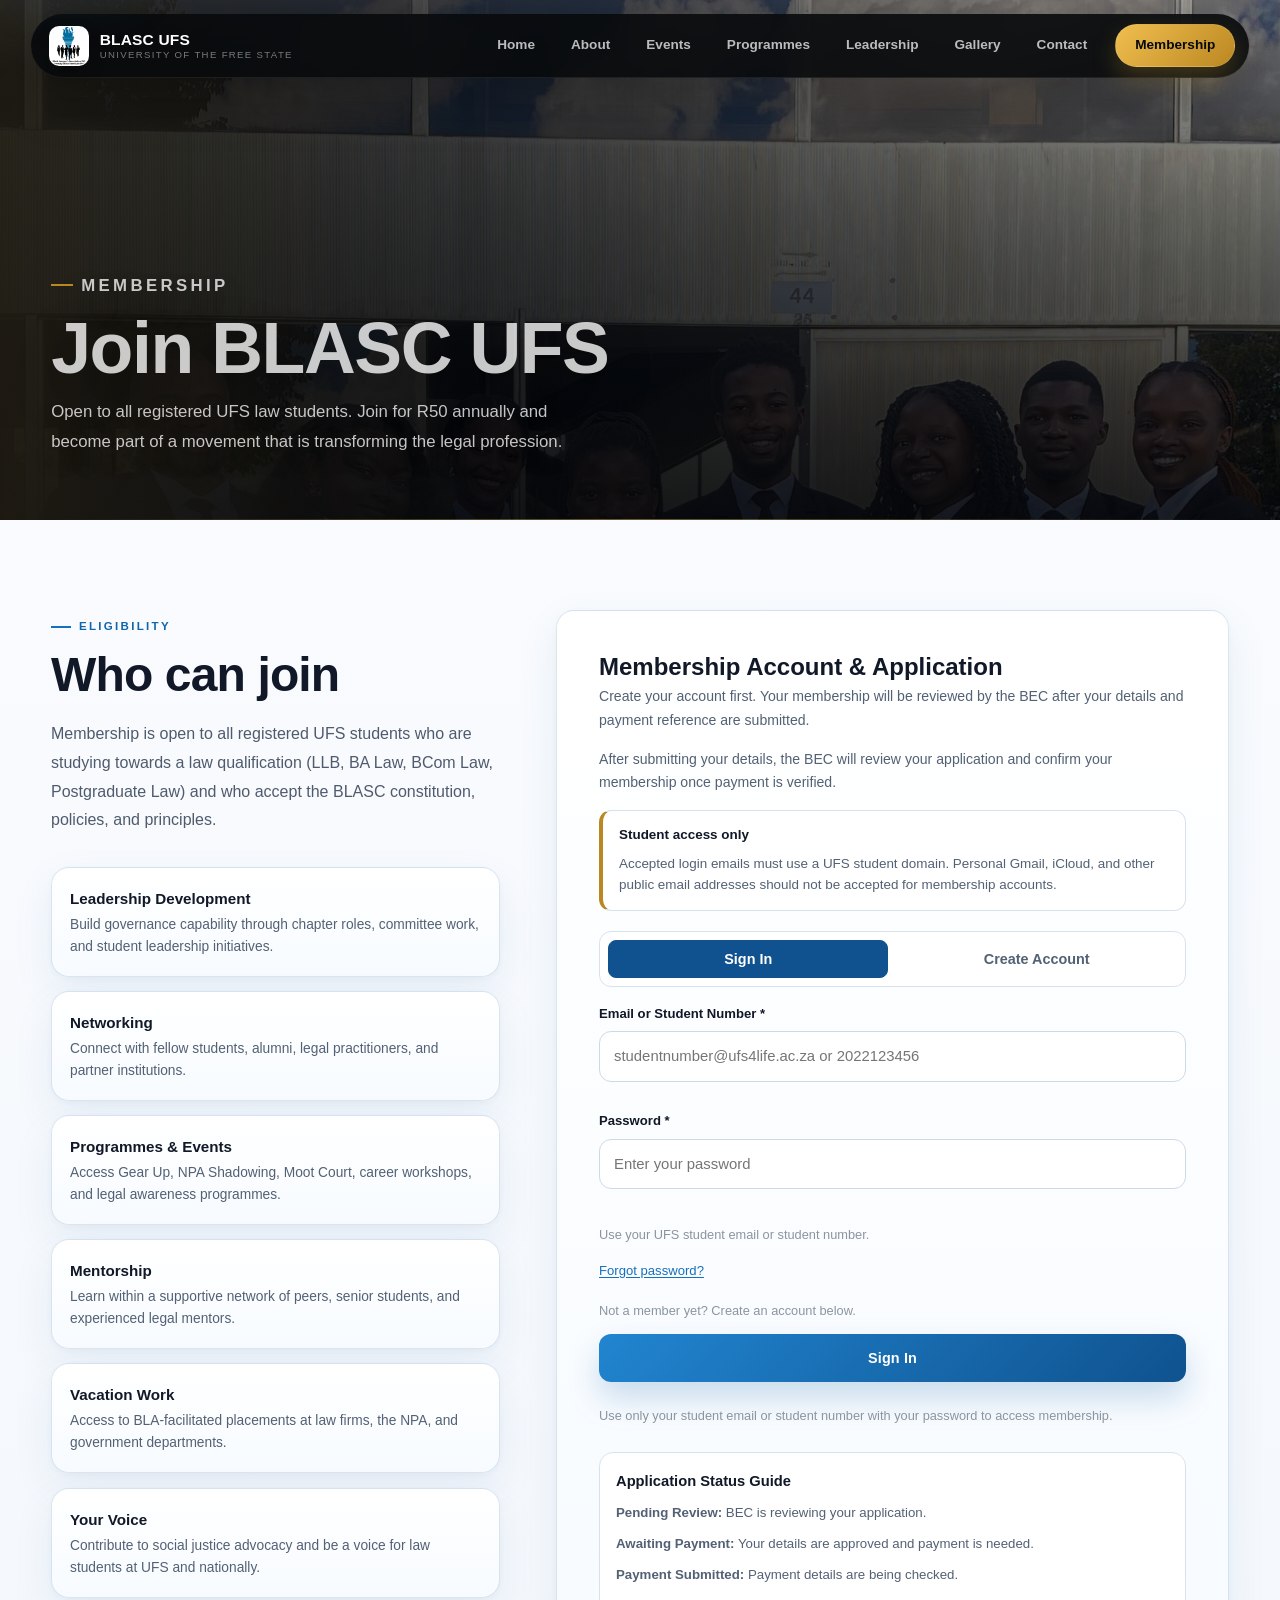
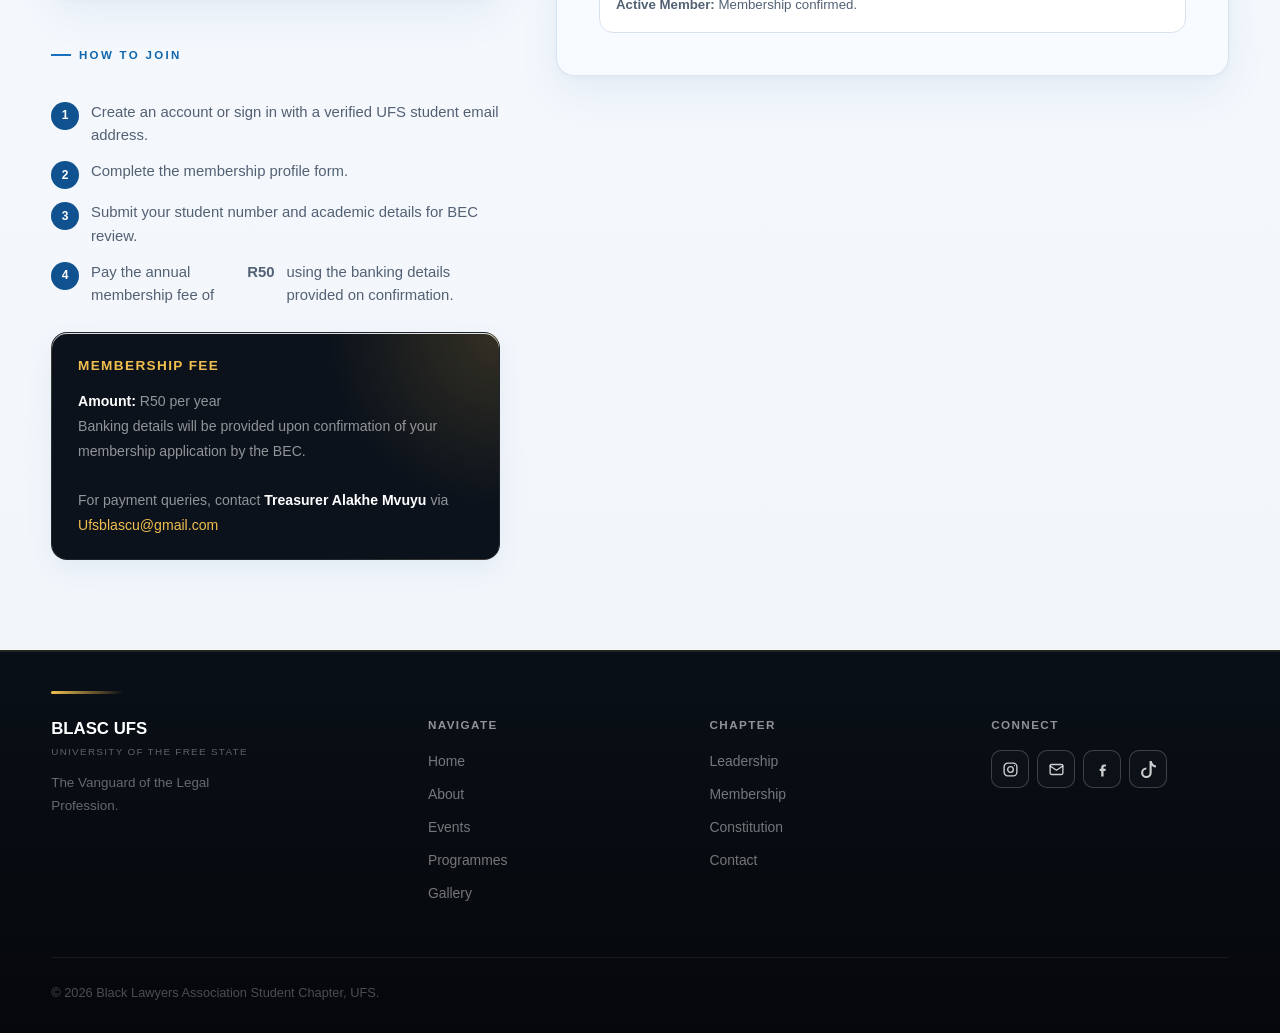
<file: membership.html>
<!DOCTYPE html>
<html lang="en">
<head>
  <meta charset="UTF-8"/><meta name="viewport" content="width=device-width, initial-scale=1.0"/>
  <title>BLASC UFS Membership | Join the UFS Law Student Chapter</title>
  <meta name="description" content="Apply for BLASC UFS membership at the University of the Free State. Learn eligibility, membership benefits, annual fee details, and how law students can join the chapter."/>
  <link rel="canonical" href="https://blascufs.co.za/membership.html"/>

  <link rel="icon" type="image/x-icon" href="assets/favicon/favicon.ico">
  <link rel="icon" type="image/png" sizes="32x32" href="assets/favicon/favicon-32x32.png">
  <link rel="icon" type="image/png" sizes="16x16" href="assets/favicon/favicon-16x16.png">
  <link rel="apple-touch-icon" href="assets/favicon/apple-touch-icon.png">
<link rel="stylesheet" href="assets/style.css?v=20260508-hard-refresh"/>
  <script type="application/ld+json">
  {
    "@context": "https://schema.org",
    "@type": "BreadcrumbList",
    "itemListElement": [
      { "@type": "ListItem", "position": 1, "name": "Home", "item": "https://blascufs.co.za/" },
      { "@type": "ListItem", "position": 2, "name": "Membership", "item": "https://blascufs.co.za/membership.html" }
    ]
  }
  </script>
  <script>
    window.BLASC_GA_MEASUREMENT_ID = "G-XXXXXXXXXX";
    (function () {
      var id = window.BLASC_GA_MEASUREMENT_ID;
      if (!id || id === "G-XXXXXXXXXX") return;
      var s = document.createElement("script");
      s.async = true;
      s.src = "https://www.googletagmanager.com/gtag/js?id=" + encodeURIComponent(id);
      document.head.appendChild(s);
      window.dataLayer = window.dataLayer || [];
      function gtag() { window.dataLayer.push(arguments); }
      window.gtag = gtag;
      gtag("js", new Date());
      gtag("config", id);
    })();
  </script>
  <style>
    .membership-layout{display:grid;grid-template-columns:1fr 1.5fr;gap:56px;align-items:start}
    .benefits-list{margin-top:32px;display:grid;gap:14px}
    .benefit{display:flex;align-items:flex-start;gap:14px;background:#fff;border:1px solid var(--border);border-radius:var(--radius-md);padding:18px}
    .benefit h4{font-size:.95rem;font-weight:600;margin-bottom:3px;color:var(--ink)}
    .benefit p{color:var(--muted);font-size:.86rem;line-height:1.6}
    .steps-list{counter-reset:steps;margin-top:24px;display:grid;gap:12px}
    .steps-list li{counter-increment:steps;display:flex;align-items:flex-start;gap:12px;color:var(--muted);font-size:.93rem;line-height:1.6}
    .steps-list li::before{content:counter(steps);min-width:28px;height:28px;background:var(--blue);color:#fff;border-radius:50%;display:flex;align-items:center;justify-content:center;font-size:.75rem;font-weight:700;flex-shrink:0;margin-top:1px}
    .form-panel{background:var(--off-white);border:1px solid var(--border);border-radius:var(--radius-lg);padding:36px}
    .form-panel h2{font-family:-apple-system,BlinkMacSystemFont,"SF Pro Text","SF Pro Display","Helvetica Neue",Arial,sans-serif;font-size:1.5rem;font-weight:700;margin-bottom:4px}
    .form-panel .sub{color:var(--muted);font-size:.88rem;margin-bottom:16px}
    .banking-box{background:var(--off-black);border-radius:var(--radius-md);padding:22px 26px;margin-top:24px}
    .banking-box h4{color:var(--gold-light);font-size:.85rem;font-weight:700;text-transform:uppercase;letter-spacing:.1em;margin-bottom:12px}
    .banking-box p{color:rgba(255,255,255,.55);font-size:.88rem;line-height:1.75}
    .banking-box strong{color:#fff}

    .auth-mode{display:grid;gap:16px;margin:20px 0 26px}
    .auth-toggle{display:grid;grid-template-columns:1fr 1fr;gap:8px;background:#fff;border:1px solid var(--border);padding:8px;border-radius:12px}
    .auth-tab{padding:10px 14px;border-radius:8px;font-size:.9rem;font-weight:700;color:var(--muted);border:1px solid transparent;transition:.2s background,.2s color,.2s border-color}
    .auth-tab.active{background:var(--blue);color:#fff;border-color:var(--blue)}
    .auth-pane{display:none}
    .auth-pane.active{display:block}
    .auth-grid{display:grid;gap:12px}
    .auth-row{display:grid;grid-template-columns:1fr 1fr;gap:12px}
    .auth-actions{display:flex;gap:10px;justify-content:space-between;margin-top:8px}
    .wizard-progress{display:grid;grid-template-columns:repeat(4,minmax(0,1fr));gap:8px;margin-bottom:16px}
    .wizard-step{font-size:.74rem;font-weight:700;text-align:center;padding:8px 6px;border-radius:999px;border:1px solid var(--border);background:#fff;color:var(--grey)}
    .wizard-step.active{background:var(--blue);border-color:var(--blue);color:#fff}
    .wizard-panel{display:none}
    .wizard-panel.active{display:block}
    .wizard-panel h3{font-size:1rem;font-weight:700;color:var(--ink);margin-bottom:12px}
    .helper-link{display:inline-block;font-size:.82rem;color:var(--blue-mid);text-decoration:underline;text-underline-offset:2px;margin-top:2px}
    .auth-status{display:none;margin-top:12px;padding:10px 12px;background:#e8f5ee;color:#136f3b;border:1px solid #bde4cb;border-radius:10px;font-size:.84rem;line-height:1.5}
    .auth-status.show{display:block}
    .auth-status.error{background:#fff1f2;color:#9f1239;border-color:#fecdd3}
    .auth-status.pending{background:#fff7ed;color:#9a3412;border-color:#fed7aa}
    .account-note{font-size:.8rem;color:var(--grey);line-height:1.6;margin-top:8px}
    .verification-box{display:grid;gap:8px;background:#fff;border:1px solid var(--border);border-left:4px solid var(--gold);border-radius:12px;padding:14px 16px;color:var(--muted);font-size:.84rem;line-height:1.55}
    .verification-box strong{color:var(--ink)}
    .status-info{display:grid;gap:10px;background:#fff;border:1px solid var(--border);border-radius:14px;padding:16px;margin-top:16px}
    .status-info h4{font-size:.92rem;font-weight:700;color:var(--ink)}
    .status-info p{font-size:.83rem;line-height:1.55;color:var(--muted)}
    @media(max-width:900px){.membership-layout{grid-template-columns:1fr}}
    @media(max-width:560px){.auth-row{grid-template-columns:1fr}.auth-actions{flex-direction:column}.auth-actions .btn{width:100%;justify-content:center}}
  </style>
</head>
<body>
<a class="skip-link" href="#main-content">Skip to content</a>
<nav class="nav dark" id="navbar">
  <a class="nav-brand" href="index.html"><img class="nav-logo" src="assets/images/logo.jpeg" alt="BLASC UFS"/><div class="nav-name">BLASC UFS <span>University of the Free State</span></div></a>
  <div class="nav-links">
    <a href="index.html">Home</a><a href="about.html">About</a><a href="events.html">Events</a>
    <a href="programmes.html">Programmes</a><a href="leadership.html">Leadership</a>
    <a href="gallery.html">Gallery</a><a href="contact.html">Contact</a>
    <a href="membership.html" class="nav-cta active">Membership</a>
  </div>
  <button class="hamburger" id="hamburger" type="button" aria-label="Open menu" aria-controls="mobileMenu" aria-expanded="false"><span></span><span></span><span></span></button>
</nav>
<div class="mobile-menu" id="mobileMenu" aria-label="Mobile navigation">
  <a href="index.html">Home</a><a href="about.html">About</a><a href="events.html">Events</a>
  <a href="programmes.html">Programmes</a><a href="leadership.html">Leadership</a>
  <a href="gallery.html">Gallery</a><a href="contact.html">Contact</a>
  <a href="membership.html" class="m-cta">Membership →</a>
</div>

<div class="page-hero" id="main-content">
  <div class="page-hero-bg"><img src="assets/images/bec-outside-smile.jpeg" alt="BLASC UFS members outside Equitas" style="object-position:center 24%"/></div>
  <div class="page-hero-content">
    <p class="eyebrow">Membership</p>
    <h1>Join BLASC UFS</h1>
    <p>Open to all registered UFS law students. Join for R50 annually and become part of a movement that is transforming the legal profession.</p>
  </div>
</div>

<section class="section" style="background:var(--off-white)">
  <div class="section-inner">
    <div class="membership-layout">
      <div>
        <p class="section-label fade-up">Eligibility</p>
        <h2 class="section-title fade-up">Who can join</h2>
        <p class="section-body fade-up">Membership is open to all registered UFS students who are studying towards a law qualification (LLB, BA Law, BCom Law, Postgraduate Law) and who accept the BLASC constitution, policies, and principles.</p>

        <div class="benefits-list">
          <div class="benefit fade-up"><div><h4>Leadership Development</h4><p>Build governance capability through chapter roles, committee work, and student leadership initiatives.</p></div></div>
          <div class="benefit fade-up"><div><h4>Networking</h4><p>Connect with fellow students, alumni, legal practitioners, and partner institutions.</p></div></div>
          <div class="benefit fade-up"><div><h4>Programmes & Events</h4><p>Access Gear Up, NPA Shadowing, Moot Court, career workshops, and legal awareness programmes.</p></div></div>
          <div class="benefit fade-up"><div><h4>Mentorship</h4><p>Learn within a supportive network of peers, senior students, and experienced legal mentors.</p></div></div>
          <div class="benefit fade-up"><div><h4>Vacation Work</h4><p>Access to BLA-facilitated placements at law firms, the NPA, and government departments.</p></div></div>
          <div class="benefit fade-up"><div><h4>Your Voice</h4><p>Contribute to social justice advocacy and be a voice for law students at UFS and nationally.</p></div></div>
        </div>

        <div style="margin-top:40px" class="fade-up">
          <p class="section-label">How to Join</p>
          <ol class="steps-list">
            <li>Create an account or sign in with a verified UFS student email address.</li>
            <li>Complete the membership profile form.</li>
            <li>Submit your student number and academic details for BEC review.</li>
            <li>Pay the annual membership fee of <strong>R50</strong> using the banking details provided on confirmation.</li>
          </ol>
        </div>

        <div class="banking-box fade-up">
          <h4>Membership Fee</h4>
          <p><strong>Amount:</strong> R50 per year<br/>Banking details will be provided upon confirmation of your membership application by the BEC.<br/><br/>For payment queries, contact <strong>Treasurer Alakhe Mvuyu</strong> via <a href="mailto:Ufsblascu@gmail.com" style="color:var(--gold-light)">Ufsblascu@gmail.com</a></p>
        </div>
      </div>

      <div class="form-panel fade-up">
        <h2>Membership Account & Application</h2>
        <p class="sub">Create your account first. Your membership will be reviewed by the BEC after your details and payment reference are submitted.</p>
        <p class="sub">After submitting your details, the BEC will review your application and confirm your membership once payment is verified.</p>

        <div class="verification-box">
          <strong>Student access only</strong>
          <span>Accepted login emails must use a UFS student domain. Personal Gmail, iCloud, and other public email addresses should not be accepted for membership accounts.</span>
        </div>

        <div class="auth-mode" aria-label="Membership account access">
          <div class="auth-toggle" role="tablist" aria-label="Account mode">
            <button type="button" class="auth-tab active" id="auth-signin-tab" role="tab" aria-controls="auth-signin-pane" aria-selected="true">Sign In</button>
            <button type="button" class="auth-tab" id="auth-create-tab" role="tab" aria-controls="auth-create-pane" aria-selected="false">Create Account</button>
          </div>

          <div class="auth-pane active" id="auth-signin-pane" role="tabpanel" aria-labelledby="auth-signin-tab">
            <form id="signinForm" class="auth-grid">
              <div class="field"><label for="signin-identifier">Email or Student Number *</label><input id="signin-identifier" name="identifier" type="text" required autocomplete="username" placeholder="studentnumber@ufs4life.ac.za or 2022123456"/></div>
              <div class="field"><label for="signin-password">Password *</label><input id="signin-password" name="password" type="password" required minlength="8" placeholder="Enter your password"/></div>
              <p class="account-note">Use your UFS student email or student number.</p>
              <a href="#" class="helper-link">Forgot password?</a>
              <p class="account-note">Not a member yet? Create an account below.</p>
              <button type="submit" class="btn btn-blue" style="width:100%;border-radius:12px;justify-content:center">Sign In</button>
            </form>
          </div>

          <div class="auth-pane" id="auth-create-pane" role="tabpanel" aria-labelledby="auth-create-tab">
            <form id="createAccountForm" class="auth-grid">
              <div class="wizard-progress" aria-label="Application steps">
                <div class="wizard-step active" data-wizard-marker="0">Account</div>
                <div class="wizard-step" data-wizard-marker="1">Student Details</div>
                <div class="wizard-step" data-wizard-marker="2">Payment</div>
                <div class="wizard-step" data-wizard-marker="3">Declaration</div>
              </div>

              <div class="wizard-panel active" data-wizard-panel="0">
                <h3>Step 1: Account</h3>
                <div class="auth-row">
                  <div class="field"><label for="create-firstname">First Name *</label><input id="create-firstname" name="firstName" type="text" required placeholder="Your first name"/></div>
                  <div class="field"><label for="create-surname">Surname *</label><input id="create-surname" name="surname" type="text" required placeholder="Your surname"/></div>
                </div>
                <div class="field"><label for="create-email">UFS Student Email *</label><input id="create-email" name="email" type="email" required inputmode="email" autocomplete="email" placeholder="studentnumber@ufs4life.ac.za"/></div>
                <div class="auth-row">
                  <div class="field"><label for="create-password">Password *</label><input id="create-password" name="password" type="password" required minlength="8" placeholder="Minimum 8 characters"/></div>
                  <div class="field"><label for="create-password-confirm">Confirm Password *</label><input id="create-password-confirm" name="confirmPassword" type="password" required minlength="8" placeholder="Re-enter password"/></div>
                </div>
              </div>

              <div class="wizard-panel" data-wizard-panel="1">
                <h3>Step 2: Student Details</h3>
                <div class="auth-row">
                  <div class="field"><label for="create-student-number">Student Number *</label><input id="create-student-number" name="studentNumber" type="text" required inputmode="numeric" placeholder="e.g. 2022123456"/></div>
                  <div class="field"><label for="create-phone">Phone Number *</label><input id="create-phone" name="phone" type="tel" required placeholder="+27 00 000 0000"/></div>
                </div>
                <div class="auth-row">
                  <div class="field"><label for="create-programme">Degree / Programme *</label><input id="create-programme" name="programme" type="text" required placeholder="e.g. LLB, BA Law"/></div>
                  <div class="field">
                    <label for="create-year">Year of Study *</label>
                    <select id="create-year" name="yearOfStudy" required>
                      <option value="">Select year</option>
                      <option>1st Year</option><option>2nd Year</option><option>3rd Year</option>
                      <option>4th Year</option><option>Postgraduate</option>
                    </select>
                  </div>
                </div>
              </div>

              <div class="wizard-panel" data-wizard-panel="2">
                <h3>Step 3: Membership Fee</h3>
                <div class="auth-row">
                  <div class="field"><label for="create-payment-reference">Payment Reference *</label><input id="create-payment-reference" name="paymentReference" type="text" required readonly/></div>
                  <div class="field"><label for="create-payment-proof">Payment Proof Reference *</label><input id="create-payment-proof" name="paymentProofReference" type="text" required placeholder="Receipt number / transfer ID"/></div>
                </div>
                <p class="account-note">Use your student number as the payment reference when paying the R50 membership fee.</p>
              </div>

              <div class="wizard-panel" data-wizard-panel="3">
                <h3>Step 4: Declaration</h3>
                <fieldset class="fieldset-block">
                  <legend>Declaration</legend>
                  <div style="margin-top:12px">
                    <label class="check-label">
                      <input id="create-declaration" name="declarationAccepted" type="checkbox" required/>
                      I solemnly declare that I will abide by the aims and objectives of BLASC as set out in its Constitution. I am joining voluntarily, without expectation of material gain, and will participate as a loyal, active, and disciplined member.
                    </label>
                  </div>
                </fieldset>
              </div>

              <div class="auth-actions">
                <button type="button" id="wizardBack" class="btn" style="border:1px solid var(--border);border-radius:12px;background:#fff">Back</button>
                <button type="button" id="wizardNext" class="btn btn-blue" style="border-radius:12px">Next</button>
                <button type="submit" id="wizardSubmit" class="btn btn-blue" style="display:none;border-radius:12px">Submit Application</button>
              </div>
            </form>
          </div>
          <p id="authStatus" class="auth-status" role="status" aria-live="polite"></p>
          <p class="account-note">Use only your student email or student number with your password to access membership.</p>
        </div>

        <div class="status-info">
          <h4>Application Status Guide</h4>
          <p><strong>Pending Review:</strong> BEC is reviewing your application.</p>
          <p><strong>Awaiting Payment:</strong> Your details are approved and payment is needed.</p>
          <p><strong>Payment Submitted:</strong> Payment details are being checked.</p>
          <p><strong>Active Member:</strong> Membership confirmed.</p>
        </div>
      </div>
    </div>
  </div>
</section>

<footer class="site-footer">
  <div class="footer-grid">
    <div class="footer-brand"><div class="footer-brand-name">BLASC UFS <span class="footer-brand-sub">University of the Free State</span></div><p>The Vanguard of the Legal Profession.</p></div>
    <div class="footer-col"><h4>Navigate</h4><a href="index.html">Home</a><a href="about.html">About</a><a href="events.html">Events</a><a href="programmes.html">Programmes</a><a href="gallery.html">Gallery</a></div>
    <div class="footer-col"><h4>Chapter</h4><a href="leadership.html">Leadership</a><a href="membership.html">Membership</a><a href="constitution.html">Constitution</a><a href="contact.html">Contact</a></div>
    <div class="footer-col"><h4>Connect</h4><div class="footer-social" aria-label="Social media links">
        <a class="social-link" href="https://instagram.com/ufs_blasc" target="_blank" rel="noopener noreferrer" aria-label="Instagram" title="Instagram">
          <svg class="social-icon" viewBox="0 0 24 24" aria-hidden="true"><rect x="3" y="3" width="18" height="18" rx="5" ry="5"></rect><circle cx="12" cy="12" r="4"></circle><line x1="17.5" y1="6.5" x2="17.51" y2="6.5"></line></svg>
        </a>
        <a class="social-link" href="mailto:Ufsblascu@gmail.com" aria-label="Email" title="Email">
          <svg class="social-icon" viewBox="0 0 24 24" aria-hidden="true"><rect x="3" y="5" width="18" height="14" rx="2"></rect><path d="M3 7l9 6 9-6"></path></svg>
        </a>
        <a class="social-link" href="https://www.facebook.com/share/1Czmz11UWm/?mibextid=wwXIfr" target="_blank" rel="noopener noreferrer" aria-label="Facebook" title="Facebook">
          <svg class="social-icon-fill" viewBox="0 0 24 24"><path d="M13.5 22v-8h2.7l.4-3h-3.1V9.2c0-.9.3-1.5 1.6-1.5h1.7V5.1c-.3 0-1.3-.1-2.5-.1-2.4 0-4.1 1.5-4.1 4.2V11H8v3h2.2v8h3.3z"/></svg>
        </a>
        <span class="social-link social-link--pending" aria-hidden="true" title="Add LinkedIn link">
          <svg class="social-icon-fill" viewBox="0 0 24 24"><path d="M6.9 8.8a1.9 1.9 0 1 1 0-3.8 1.9 1.9 0 0 1 0 3.8zM5.3 19.2h3.2V10H5.3v9.2zM10.4 10h3v1.3h.1c.4-.8 1.4-1.6 2.9-1.6 3.1 0 3.6 2 3.6 4.7v4.8h-3.2v-4.3c0-1 0-2.4-1.5-2.4s-1.7 1.1-1.7 2.3v4.4h-3.2V10z"/></svg>
        </span>
        <a class="social-link" href="https://www.tiktok.com/@ufs_blasc" target="_blank" rel="noopener noreferrer" aria-label="TikTok" title="TikTok">
          <svg class="social-icon-fill" viewBox="0 0 16 16"><path d="M9 0h1.98c.144.715.54 1.617 1.235 2.512C12.895 3.389 13.797 4 15 4v2c-1.753 0-3.07-.814-4-1.829V11a5 5 0 1 1-5-5v2a3 3 0 1 0 3 3z"/></svg>
        </a>
      </div></div>
  </div>
  <div class="footer-bottom"><span>© 2026 Black Lawyers Association Student Chapter, UFS.</span></div>
</footer>
<script src="assets/main.js?v=20260508-hard-refresh"></script>
<script>
  (function () {
    var tabs = Array.from(document.querySelectorAll('.auth-tab'));
    var panes = Array.from(document.querySelectorAll('.auth-pane'));
    var statusNode = document.getElementById('authStatus');
    var createPaymentReferenceInput = document.getElementById('create-payment-reference');
    var wizardPanels = Array.from(document.querySelectorAll('[data-wizard-panel]'));
    var wizardMarkers = Array.from(document.querySelectorAll('[data-wizard-marker]'));
    var wizardBack = document.getElementById('wizardBack');
    var wizardNext = document.getElementById('wizardNext');
    var wizardSubmit = document.getElementById('wizardSubmit');
    var wizardStep = 0;
    var allowedStudentDomains = ['ufs4life.ac.za', 'ufs.ac.za'];
    var accountsStorageKey = 'blasc_membership_accounts_v1';

    function setStatus(message, type) {
      if (!statusNode) return;
      statusNode.textContent = message;
      statusNode.className = 'auth-status show';
      if (type) statusNode.classList.add(type);
    }

    function getAccounts() {
      try {
        var raw = window.localStorage.getItem(accountsStorageKey);
        return raw ? JSON.parse(raw) : [];
      } catch (_error) {
        return [];
      }
    }

    function saveAccounts(accounts) {
      window.localStorage.setItem(accountsStorageKey, JSON.stringify(accounts));
    }

    function getEmailDomain(email) {
      return String(email || '').trim().toLowerCase().split('@').pop();
    }

    function isAllowedStudentEmail(email) {
      return allowedStudentDomains.indexOf(getEmailDomain(email)) !== -1;
    }

    function isValidStudentNumber(value) {
      return /^\d{8,12}$/.test(String(value || '').trim());
    }

    function normalizeStudentNumber(value) {
      return String(value || '').trim();
    }

    function buildAccountFromForm(createAccountForm) {
      var firstName = createAccountForm.querySelector('input[name="firstName"]').value.trim();
      var surname = createAccountForm.querySelector('input[name="surname"]').value.trim();
      var phone = createAccountForm.querySelector('input[name="phone"]').value.trim();
      var studentNumber = normalizeStudentNumber(createAccountForm.querySelector('input[name="studentNumber"]').value);
      var email = createAccountForm.querySelector('input[name="email"]').value.trim().toLowerCase();
      var password = createAccountForm.querySelector('input[name="password"]').value;
      var programme = createAccountForm.querySelector('input[name="programme"]').value.trim();
      var yearOfStudy = createAccountForm.querySelector('select[name="yearOfStudy"]').value;
      var paymentProofReference = createAccountForm.querySelector('input[name="paymentProofReference"]').value.trim();
      return {
        firstName: firstName,
        surname: surname,
        phone: phone,
        studentNumber: studentNumber,
        email: email,
        password: password,
        programme: programme,
        yearOfStudy: yearOfStudy,
        paymentProofReference: paymentProofReference,
        paymentReference: studentNumber,
        accountStatus: 'processing',
        applicationStatus: 'processing',
        applicationStatusLabel: 'Processing'
      };
    }

    function findAccount(identifier) {
      var value = String(identifier || '').trim().toLowerCase();
      return getAccounts().find(function (account) {
        return account.email.toLowerCase() === value || account.studentNumber.toLowerCase() === value;
      });
    }

    function clearStatus() {
      if (!statusNode) return;
      statusNode.textContent = '';
      statusNode.className = 'auth-status';
    }

    function activateAuthTab(targetId) {
      tabs.forEach(function (tab) {
        var isActive = tab.getAttribute('aria-controls') === targetId;
        tab.classList.toggle('active', isActive);
        tab.setAttribute('aria-selected', String(isActive));
      });
      panes.forEach(function (pane) {
        pane.classList.toggle('active', pane.id === targetId);
      });
    }

    function syncWizard() {
      wizardPanels.forEach(function (panel, index) {
        panel.classList.toggle('active', index === wizardStep);
      });
      wizardMarkers.forEach(function (marker, index) {
        marker.classList.toggle('active', index === wizardStep);
      });
      if (wizardBack) wizardBack.style.display = wizardStep === 0 ? 'none' : 'inline-flex';
      if (wizardNext) wizardNext.style.display = wizardStep === wizardPanels.length - 1 ? 'none' : 'inline-flex';
      if (wizardSubmit) wizardSubmit.style.display = wizardStep === wizardPanels.length - 1 ? 'inline-flex' : 'none';
    }

    function validateStep(step, form) {
      if (step === 0) {
        var firstName = form.querySelector('input[name="firstName"]');
        var surname = form.querySelector('input[name="surname"]');
        var email = form.querySelector('input[name="email"]');
        var password = form.querySelector('input[name="password"]');
        var confirm = form.querySelector('input[name="confirmPassword"]');
        if (!firstName.value.trim() || !surname.value.trim()) {
          setStatus('Please complete your first name and surname.', 'error');
          return false;
        }
        if (email && !isAllowedStudentEmail(email.value)) {
          setStatus('Please use your UFS student email address.', 'error');
          email.focus();
          return false;
        }
        if (!password || !confirm || password.value !== confirm.value) {
          setStatus('Please confirm your password.', 'error');
          if (confirm) confirm.focus();
          return false;
        }
      }
      if (step === 1) {
        var studentNumberInput = form.querySelector('input[name="studentNumber"]');
        var phoneInput = form.querySelector('input[name="phone"]');
        var programmeInput = form.querySelector('input[name="programme"]');
        var yearInput = form.querySelector('select[name="yearOfStudy"]');
        if (!studentNumberInput || !isValidStudentNumber(studentNumberInput.value)) {
          setStatus('Please enter a valid student number.', 'error');
          if (studentNumberInput) studentNumberInput.focus();
          return false;
        }
        if (!phoneInput.value.trim() || !programmeInput.value.trim() || !yearInput.value) {
          setStatus('Please complete all student details.', 'error');
          return false;
        }
      }
      if (step === 2) {
        var paymentProof = form.querySelector('input[name="paymentProofReference"]');
        if (!paymentProof || !paymentProof.value.trim()) {
          setStatus('Please enter your payment proof reference.', 'error');
          if (paymentProof) paymentProof.focus();
          return false;
        }
      }
      if (step === 3) {
        var declaration = form.querySelector('input[name="declarationAccepted"]');
        if (!declaration || !declaration.checked) {
          setStatus('Please accept the declaration before submitting.', 'error');
          if (declaration) declaration.focus();
          return false;
        }
      }
      clearStatus();
      return true;
    }

    tabs.forEach(function (tab) {
      tab.addEventListener('click', function () {
        activateAuthTab(tab.getAttribute('aria-controls'));
      });
    });

    var createAccountForm = document.getElementById('createAccountForm');
    if (createAccountForm) {
      var createStudentNumberInput = createAccountForm.querySelector('input[name="studentNumber"]');
      if (createStudentNumberInput && createPaymentReferenceInput) {
        createStudentNumberInput.addEventListener('input', function () {
          createPaymentReferenceInput.value = normalizeStudentNumber(createStudentNumberInput.value);
        });
      }
      if (wizardBack) {
        wizardBack.addEventListener('click', function () {
          if (wizardStep > 0) {
            wizardStep -= 1;
            clearStatus();
            syncWizard();
          }
        });
      }
      if (wizardNext) {
        wizardNext.addEventListener('click', function () {
          if (!validateStep(wizardStep, createAccountForm)) return;
          if (wizardStep < wizardPanels.length - 1) {
            wizardStep += 1;
            syncWizard();
          }
        });
      }
      createAccountForm.addEventListener('submit', function (event) {
        event.preventDefault();
        event.stopImmediatePropagation();
        if (!validateStep(3, createAccountForm)) return;
        var newAccount = buildAccountFromForm(createAccountForm);
        var accounts = getAccounts();
        var exists = accounts.some(function (account) {
          return account.email === newAccount.email || account.studentNumber === newAccount.studentNumber;
        });
        if (exists) {
          setStatus('An account already exists with that email or student number. Sign in instead.', 'error');
          return;
        }
        accounts.push(newAccount);
        saveAccounts(accounts);
        setStatus('Application submitted successfully. The BEC will review your details and payment reference.', 'pending');
        createAccountForm.reset();
        if (createPaymentReferenceInput) createPaymentReferenceInput.value = '';
        wizardStep = 0;
        syncWizard();
        activateAuthTab('auth-signin-pane');
      }, true);
      createAccountForm.querySelectorAll('input[name="password"], input[name="confirmPassword"]').forEach(function (input) {
        input.addEventListener('input', function () {
          var confirmInput = createAccountForm.querySelector('input[name="confirmPassword"]');
          if (confirmInput) confirmInput.setCustomValidity('');
          clearStatus();
        });
      });
    }

    var signinForm = document.getElementById('signinForm');
    if (signinForm) {
      signinForm.addEventListener('submit', function (event) {
        event.preventDefault();
        event.stopImmediatePropagation();
        var identifierInput = signinForm.querySelector('input[name="identifier"]');
        var passwordInput = signinForm.querySelector('input[name="password"]');
        var identifier = identifierInput ? identifierInput.value : '';
        var account = findAccount(identifier);
        if (!account || account.password !== (passwordInput ? passwordInput.value : '')) {
          setStatus('Incorrect login credentials. Check your email/student number and password.', 'error');
          if (identifierInput) identifierInput.focus();
          return;
        }
        if (account.accountStatus === 'processing') {
          setStatus('Your account is still being processed. Please wait for confirmation from BLASC.', 'pending');
          return;
        }
        setStatus('Signed in successfully.', 'pending');
      }, true);
    }

    syncWizard();
  })();
</script>
</body>
</html>
</file>
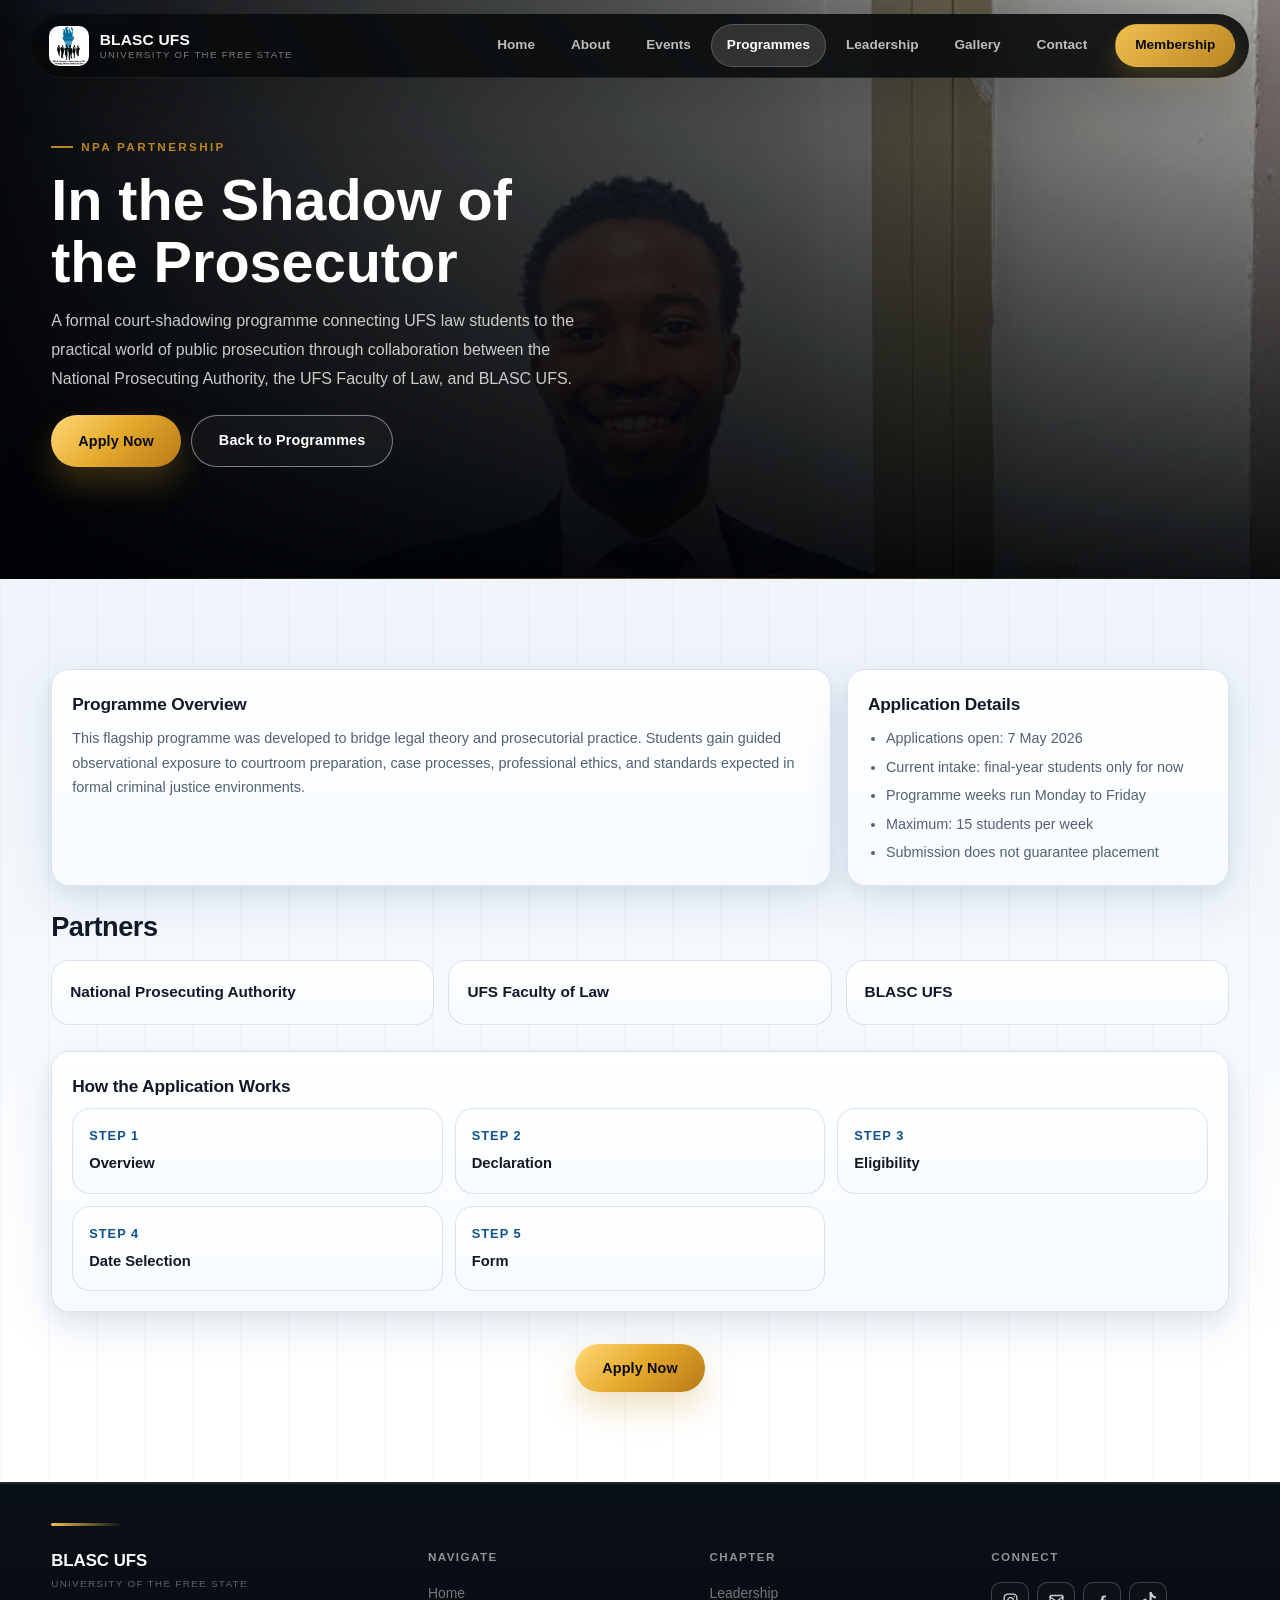
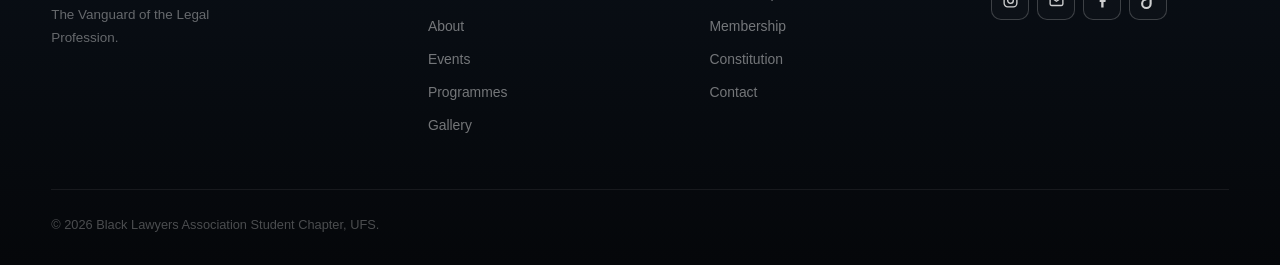
<file: npa-shadowing.html>
<!DOCTYPE html>
<html lang="en">
<head>
  <meta charset="UTF-8"/>
  <meta name="viewport" content="width=device-width, initial-scale=1.0"/>
  <title>NPA Shadowing Programme | BLASC UFS at the University of the Free State</title>
  <meta name="description" content="Learn about the BLASC UFS In the Shadow of the Prosecutor programme, an NPA shadowing opportunity for University of the Free State law students in Bloemfontein."/>
  <link rel="canonical" href="https://blascufs.co.za/npa-shadowing.html"/>

  <link rel="icon" type="image/x-icon" href="assets/favicon/favicon.ico">
  <link rel="icon" type="image/png" sizes="32x32" href="assets/favicon/favicon-32x32.png">
  <link rel="icon" type="image/png" sizes="16x16" href="assets/favicon/favicon-16x16.png">
  <link rel="apple-touch-icon" href="assets/favicon/apple-touch-icon.png">
<link rel="stylesheet" href="assets/style.css?v=20260508-hard-refresh"/>
  <script type="application/ld+json">
  {
    "@context": "https://schema.org",
    "@type": "BreadcrumbList",
    "itemListElement": [
      { "@type": "ListItem", "position": 1, "name": "Home", "item": "https://blascufs.co.za/" },
      { "@type": "ListItem", "position": 2, "name": "Programmes", "item": "https://blascufs.co.za/programmes.html" },
      { "@type": "ListItem", "position": 3, "name": "NPA Shadowing Programme", "item": "https://blascufs.co.za/npa-shadowing.html" }
    ]
  }
  </script>
  <script>
    window.BLASC_GA_MEASUREMENT_ID = "G-XXXXXXXXXX";
    (function () {
      var id = window.BLASC_GA_MEASUREMENT_ID;
      if (!id || id === "G-XXXXXXXXXX") return;
      var s = document.createElement("script");
      s.async = true;
      s.src = "https://www.googletagmanager.com/gtag/js?id=" + encodeURIComponent(id);
      document.head.appendChild(s);
      window.dataLayer = window.dataLayer || [];
      function gtag() { window.dataLayer.push(arguments); }
      window.gtag = gtag;
      gtag("js", new Date());
      gtag("config", id);
    })();
  </script>
  <style>
    .npa-hero{position:relative;min-height:48vh;display:flex;align-items:flex-end;overflow:hidden;background:#0b0e13}
    .npa-hero-bg{position:absolute;inset:0;background:url('assets/images/image-03.jpg') center 24%/cover no-repeat}
    .npa-hero-bg::after{content:'';position:absolute;inset:0;background:linear-gradient(92deg,rgba(6,8,11,.94) 0%,rgba(6,8,11,.74) 44%,rgba(6,8,11,.46) 100%),linear-gradient(to top,rgba(6,8,11,.86),rgba(6,8,11,.08))}
    .npa-hero-content{position:relative;z-index:1;padding:130px clamp(16px,4vw,56px) 64px;width:min(100%,960px)}
    .npa-grid{display:grid;grid-template-columns:repeat(3,1fr);gap:16px}
    .npa-card{background:#fff;border:1px solid var(--border);border-radius:var(--radius-md);padding:20px}
    .npa-card h3{font-size:1.08rem;color:var(--ink);margin-bottom:8px}
    .npa-card p,.npa-card li{font-size:.9rem;color:var(--muted);line-height:1.7}
    .npa-card ul{list-style:disc;padding-left:18px;display:grid;gap:4px}
    .npa-partners{display:grid;grid-template-columns:repeat(3,1fr);gap:14px}
    .npa-partner{background:var(--off-white);border:1px solid var(--border);border-radius:var(--radius-md);padding:18px}
    .npa-partner span{font-size:.96rem;color:var(--ink);font-weight:600}
    .npa-steps{display:grid;grid-template-columns:repeat(3,1fr);gap:12px}
    .npa-step{background:#fff;border:1px solid var(--border);border-radius:var(--radius-md);padding:16px}
    .npa-step strong{display:block;font-size:.8rem;letter-spacing:.08em;text-transform:uppercase;color:var(--blue);margin-bottom:4px}
    .npa-step span{font-size:.92rem;color:var(--ink);font-weight:600}
    .npa-modal{position:fixed;inset:0;z-index:1200;display:none}
    .npa-modal.open{display:block}
    .npa-modal-backdrop{position:absolute;inset:0;background:rgba(6,9,13,.72);backdrop-filter:blur(4px)}
    .npa-modal-dialog{position:relative;z-index:1;width:min(980px,calc(100vw - 32px));max-height:calc(100vh - 36px);margin:18px auto;background:#fff;border:1px solid var(--border);border-radius:22px;box-shadow:0 24px 60px rgba(0,0,0,.35);display:flex;flex-direction:column;overflow:hidden}
    .npa-modal-header{display:flex;justify-content:space-between;gap:12px;align-items:flex-start;padding:18px 20px;border-bottom:1px solid var(--border);background:linear-gradient(180deg,#fafcff 0%,#fff 100%)}
    .npa-modal-title{font-size:1.15rem;font-weight:700;color:var(--ink);margin-bottom:4px}
    .npa-modal-sub{font-size:.8rem;color:var(--muted)}
    .npa-close{width:34px;height:34px;border:1px solid var(--border);border-radius:10px;background:#fff;font-size:1.15rem;line-height:1;color:var(--ink)}
    .npa-modal-body{padding:16px 20px 20px;overflow:auto}
    .npa-flow{background:var(--off-white);border:1px solid var(--border);border-radius:var(--radius-lg);padding:18px}
    .npa-flow-steps{display:grid;grid-template-columns:repeat(6,minmax(90px,1fr));gap:8px;margin-bottom:20px}
    .npa-step-dot{background:#fff;border:1px solid var(--border);border-radius:var(--radius-sm);padding:10px 8px;text-align:center;font-size:.72rem;font-weight:700;color:var(--grey)}
    .npa-step-dot.active{border-color:var(--blue-mid);background:var(--blue-pale);color:var(--blue)}
    .npa-step-card{background:#fff;border:1px solid var(--border);border-radius:var(--radius-md);padding:22px}
    .npa-step-title{font-size:1.2rem;font-weight:700;color:var(--ink);margin-bottom:6px}
    .npa-step-sub{font-size:.9rem;line-height:1.7;color:var(--muted);margin-bottom:18px}
    .npa-part-grid{display:grid;grid-template-columns:repeat(3,1fr);gap:10px;margin-bottom:16px}
    .npa-part-item{border:1px solid var(--border);background:var(--off-white);border-radius:var(--radius-sm);padding:12px}
    .npa-part-item strong{display:block;font-size:.76rem;color:var(--blue);text-transform:uppercase;letter-spacing:.08em;margin-bottom:5px}
    .npa-part-item span{font-size:.86rem;color:var(--ink)}
    .npa-row{display:grid;grid-template-columns:1fr 1fr;gap:12px;align-items:stretch}
    .field{display:flex;flex-direction:column;gap:8px}
    .field label{font-size:.82rem;font-weight:700;letter-spacing:.01em;color:var(--ink)}
    .npa-row .field{display:grid;grid-template-rows:minmax(3.6em,auto) auto;gap:8px}
    .npa-row .field label{min-height:0;display:block;line-height:1.35}
    .npa-step-card input[type="text"],
    .npa-step-card select{
      width:100%;
      min-height:46px;
      border:1px solid var(--border);
      border-radius:10px;
      padding:0 12px;
      font-size:.9rem;
      color:var(--ink);
      background:#fff;
      box-sizing:border-box;
      transition:border-color .2s ease, box-shadow .2s ease;
      outline:none;
    }
    .npa-step-card select{
      -webkit-appearance:none;
      -moz-appearance:none;
      appearance:none;
      background-image:
        linear-gradient(45deg, transparent 50%, var(--blue-mid) 50%),
        linear-gradient(135deg, var(--blue-mid) 50%, transparent 50%),
        linear-gradient(to right, #d6e0eb, #d6e0eb) !important;
      background-position:
        calc(100% - 18px) calc(50% - 2px),
        calc(100% - 12px) calc(50% - 2px),
        calc(100% - 34px) 50% !important;
      background-size:
        6px 6px,
        6px 6px,
        1px 20px !important;
      background-repeat:no-repeat !important;
      padding-right:42px;
    }
    .npa-step-card select::-ms-expand{display:none}
    .npa-step-card input[type="text"]:focus,
    .npa-step-card select:focus{
      border-color:var(--blue-mid);
      box-shadow:0 0 0 3px rgba(48,126,216,.12);
      background-image:
        linear-gradient(45deg, transparent 50%, var(--blue) 50%),
        linear-gradient(135deg, var(--blue) 50%, transparent 50%),
        linear-gradient(to right, #c7d8e9, #c7d8e9) !important;
    }
    .npa-invalid{
      border-color:#c62828 !important;
      box-shadow:0 0 0 3px rgba(198,40,40,.12) !important;
      background:#fff7f7 !important;
    }
    .npa-invalid-label{color:#9f1d1d !important}
    .npa-error-note{margin-top:8px;font-size:.78rem;color:#9f1d1d}
    .npa-shake{animation:npaShake .26s ease}
    @keyframes npaShake{
      0%{transform:translateX(0)}
      25%{transform:translateX(-2px)}
      50%{transform:translateX(2px)}
      75%{transform:translateX(-1.5px)}
      100%{transform:translateX(0)}
    }
    .npa-actions{display:flex;gap:10px;justify-content:space-between;flex-wrap:wrap;margin-top:18px}
    .npa-note{font-size:.82rem;color:var(--muted);line-height:1.6;margin-top:8px}
    .npa-warning{background:#fff8e7;border:1px solid #f5d489;border-radius:var(--radius-sm);padding:12px 14px;font-size:.84rem;color:#7a5300;line-height:1.6;margin:12px 0}
    .npa-declaration{border:1px solid var(--border);border-radius:12px;background:#f9fbff;padding:14px;max-height:280px;overflow:auto}
    .npa-declaration-brand{display:flex;align-items:center;gap:10px;flex-wrap:wrap;padding:10px 0 12px;border-bottom:1px solid #dde6f1;margin-bottom:10px}
    .npa-declaration-brand img{width:32px;height:32px;border-radius:8px;object-fit:contain;background:#fff;border:1px solid #dfe6ef;padding:2px}
    .npa-declaration-pill{font-size:.68rem;font-weight:700;letter-spacing:.08em;text-transform:uppercase;padding:4px 9px;border-radius:999px;border:1px solid #cddbed;background:#fff;color:var(--blue)}
    .npa-declaration h4{font-size:.84rem;color:var(--ink);margin:10px 0 6px}
    .npa-declaration ul{list-style:disc;padding-left:18px;color:var(--muted);font-size:.84rem;line-height:1.55}
    .npa-full-toggle{margin-top:12px}
    .week-pick-grid{display:grid;grid-template-columns:repeat(2,1fr);gap:10px}
    .week-choice{border:1px solid var(--border);background:#fff;border-radius:var(--radius-sm);padding:12px;text-align:left}
    .week-choice strong{display:block;font-size:.84rem;color:var(--ink)}
    .week-choice span{display:block;font-size:.76rem;color:var(--muted);margin-top:2px}
    .week-choice .meta{display:inline-block;margin-top:6px;font-size:.68rem;font-weight:700;text-transform:uppercase;letter-spacing:.06em;border-radius:999px;padding:2px 7px;background:var(--blue-pale);color:var(--blue)}
    .week-choice.available:hover{border-color:var(--blue-mid);box-shadow:var(--shadow-sm)}
    .week-choice.selected{border-color:var(--blue-mid);background:var(--blue-pale)}
    .week-choice.disabled{opacity:.55;cursor:not-allowed;background:#f8fafc}
    .npa-code{font-family:ui-monospace,SFMono-Regular,Menlo,monospace;display:inline-block;background:#0f172a;color:#fff;padding:10px 12px;border-radius:10px;font-size:1rem;letter-spacing:.05em}
    .npa-bottom-cta{display:flex;justify-content:center;margin-top:6px}
    @media(max-width:960px){.npa-grid,.npa-partners,.npa-steps,.npa-row,.npa-part-grid,.week-pick-grid{grid-template-columns:1fr}.npa-flow-steps{grid-template-columns:repeat(3,1fr)}.npa-row .field{display:flex}.npa-row .field label{min-height:0}}
    @media(max-width:540px){.npa-modal-dialog{width:100vw;height:100vh;max-height:100vh;margin:0;border-radius:0}.npa-flow-steps{grid-template-columns:1fr}.npa-modal-header{position:sticky;top:0;z-index:2}}
  </style>
</head>
<body class="inner-page">
<a class="skip-link" href="#main-content">Skip to content</a>
<nav class="nav dark" id="navbar">
  <a class="nav-brand" href="index.html"><img class="nav-logo" src="assets/images/logo.jpeg" alt="BLASC UFS"/><div class="nav-name">BLASC UFS <span>University of the Free State</span></div></a>
  <div class="nav-links">
    <a href="index.html">Home</a><a href="about.html">About</a><a href="events.html">Events</a>
    <a href="programmes.html" class="active">Programmes</a><a href="leadership.html">Leadership</a>
    <a href="gallery.html">Gallery</a><a href="contact.html">Contact</a>
    <a href="membership.html" class="nav-cta">Membership</a>
  </div>
  <button class="hamburger" id="hamburger" type="button" aria-label="Open menu" aria-controls="mobileMenu" aria-expanded="false"><span></span><span></span><span></span></button>
</nav>
<div class="mobile-menu" id="mobileMenu" aria-label="Mobile navigation">
  <a href="index.html">Home</a><a href="about.html">About</a><a href="events.html">Events</a>
  <a href="programmes.html">Programmes</a><a href="leadership.html">Leadership</a>
  <a href="gallery.html">Gallery</a><a href="contact.html">Contact</a>
  <a href="membership.html" class="m-cta">Membership →</a>
</div>

<header class="npa-hero" id="main-content">
  <div class="npa-hero-bg"></div>
  <div class="npa-hero-content">
    <p class="eyebrow">NPA Partnership</p>
    <h1 style="color:#fff;font-size:clamp(2.05rem,5vw,3.6rem);line-height:1.08;margin-bottom:14px">In the Shadow of the Prosecutor</h1>
    <p style="color:rgba(255,255,255,.78);max-width:62ch;font-size:1rem;line-height:1.8">A formal court-shadowing programme connecting UFS law students to the practical world of public prosecution through collaboration between the National Prosecuting Authority, the UFS Faculty of Law, and BLASC UFS.</p>
    <div id="npa-apply" style="display:flex;gap:10px;flex-wrap:wrap;margin-top:22px">
      <button type="button" class="btn btn-gold" id="npaApplyNowBtn">Apply Now</button>
      <a href="programmes.html" class="btn btn-outline-white">Back to Programmes</a>
    </div>
  </div>
</header>

<section class="section">
  <div class="section-inner" style="display:grid;gap:26px">
    <div class="npa-grid">
      <div class="npa-card" style="grid-column:span 2">
        <h3>Programme Overview</h3>
        <p>This flagship programme was developed to bridge legal theory and prosecutorial practice. Students gain guided observational exposure to courtroom preparation, case processes, professional ethics, and standards expected in formal criminal justice environments.</p>
      </div>
      <div class="npa-card">
        <h3>Application Details</h3>
        <ul>
          <li>Applications open: 7 May 2026</li>
          <li>Current intake: final-year students only for now</li>
          <li>Programme weeks run Monday to Friday</li>
          <li>Maximum: 15 students per week</li>
          <li>Submission does not guarantee placement</li>
        </ul>
      </div>
    </div>

    <div>
      <h2 class="section-title" style="font-size:1.7rem">Partners</h2>
      <div class="npa-partners">
        <div class="npa-partner"><span>National Prosecuting Authority</span></div>
        <div class="npa-partner"><span>UFS Faculty of Law</span></div>
        <div class="npa-partner"><span>BLASC UFS</span></div>
      </div>
    </div>

    <div class="npa-grid">
      <div class="npa-card" style="grid-column:span 3">
        <h3>How the Application Works</h3>
        <div class="npa-steps">
          <div class="npa-step"><strong>Step 1</strong><span>Overview</span></div>
          <div class="npa-step"><strong>Step 2</strong><span>Declaration</span></div>
          <div class="npa-step"><strong>Step 3</strong><span>Eligibility</span></div>
          <div class="npa-step"><strong>Step 4</strong><span>Date Selection</span></div>
          <div class="npa-step"><strong>Step 5</strong><span>Form</span></div>
        </div>
      </div>
    </div>

    <div class="npa-bottom-cta">
      <button type="button" class="btn btn-gold" id="npaApplyNowBtnBottom">Apply Now</button>
    </div>
  </div>
</section>

<div class="npa-modal" id="npaModal" aria-hidden="true">
  <div class="npa-modal-backdrop" id="npaModalBackdrop"></div>
  <div class="npa-modal-dialog" role="dialog" aria-modal="true" aria-labelledby="npaModalTitle">
    <div class="npa-modal-header">
      <div><p class="npa-modal-title" id="npaModalTitle">In the Shadow of the Prosecutor</p><p class="npa-modal-sub">UFS Faculty of Law · National Prosecuting Authority · BLASC UFS</p></div>
      <button type="button" class="npa-close" id="npaModalClose" aria-label="Close application modal">×</button>
    </div>
    <div class="npa-modal-body">
      <div class="npa-flow" id="npaFlow" data-google-form-url="https://docs.google.com/forms/d/e/1FAIpQLSe5iWdWjMAduiES-AP-MiHKhfRZnDnurHIaLQQwKg85aax7Ag/viewform" data-code-api-url="https://script.google.com/macros/s/AKfycbxbYNWG8YN6PP2H3G8Ou6-i5N0CuBCBS2-F70FtLouh3eNiUY2XZ7JWO1Kz2WcIIGPjvA/exec">
        <div class="npa-flow-steps" id="npaStepDots"></div>
        <div class="npa-step-card" id="npaStepContainer"></div>
      </div>
    </div>
  </div>
</div>

<footer class="site-footer">
  <div class="footer-grid">
    <div class="footer-brand"><div class="footer-brand-name">BLASC UFS <span class="footer-brand-sub">University of the Free State</span></div><p>The Vanguard of the Legal Profession.</p></div>
    <div class="footer-col"><h4>Navigate</h4><a href="index.html">Home</a><a href="about.html">About</a><a href="events.html">Events</a><a href="programmes.html">Programmes</a><a href="gallery.html">Gallery</a></div>
    <div class="footer-col"><h4>Chapter</h4><a href="leadership.html">Leadership</a><a href="membership.html">Membership</a><a href="constitution.html">Constitution</a><a href="contact.html">Contact</a></div>
    <div class="footer-col"><h4>Connect</h4><div class="footer-social" aria-label="Social media links">
        <a class="social-link" href="https://instagram.com/ufs_blasc" target="_blank" rel="noopener noreferrer" aria-label="Instagram" title="Instagram">
          <svg class="social-icon" viewBox="0 0 24 24" aria-hidden="true"><rect x="3" y="3" width="18" height="18" rx="5" ry="5"></rect><circle cx="12" cy="12" r="4"></circle><line x1="17.5" y1="6.5" x2="17.51" y2="6.5"></line></svg>
        </a>
        <a class="social-link" href="mailto:Ufsblascu@gmail.com" aria-label="Email" title="Email">
          <svg class="social-icon" viewBox="0 0 24 24" aria-hidden="true"><rect x="3" y="5" width="18" height="14" rx="2"></rect><path d="M3 7l9 6 9-6"></path></svg>
        </a>
        <a class="social-link" href="https://www.facebook.com/share/1Czmz11UWm/?mibextid=wwXIfr" target="_blank" rel="noopener noreferrer" aria-label="Facebook" title="Facebook">
          <svg class="social-icon-fill" viewBox="0 0 24 24"><path d="M13.5 22v-8h2.7l.4-3h-3.1V9.2c0-.9.3-1.5 1.6-1.5h1.7V5.1c-.3 0-1.3-.1-2.5-.1-2.4 0-4.1 1.5-4.1 4.2V11H8v3h2.2v8h3.3z"/></svg>
        </a>
        <span class="social-link social-link--pending" aria-hidden="true" title="Add LinkedIn link">
          <svg class="social-icon-fill" viewBox="0 0 24 24"><path d="M6.9 8.8a1.9 1.9 0 1 1 0-3.8 1.9 1.9 0 0 1 0 3.8zM5.3 19.2h3.2V10H5.3v9.2zM10.4 10h3v1.3h.1c.4-.8 1.4-1.6 2.9-1.6 3.1 0 3.6 2 3.6 4.7v4.8h-3.2v-4.3c0-1 0-2.4-1.5-2.4s-1.7 1.1-1.7 2.3v4.4h-3.2V10z"/></svg>
        </span>
        <a class="social-link" href="https://www.tiktok.com/@ufs_blasc" target="_blank" rel="noopener noreferrer" aria-label="TikTok" title="TikTok">
          <svg class="social-icon-fill" viewBox="0 0 16 16"><path d="M9 0h1.98c.144.715.54 1.617 1.235 2.512C12.895 3.389 13.797 4 15 4v2c-1.753 0-3.07-.814-4-1.829V11a5 5 0 1 1-5-5v2a3 3 0 1 0 3 3z"/></svg>
        </a>
      </div></div>
  </div>
  <div class="footer-bottom"><span>© 2026 Black Lawyers Association Student Chapter, UFS.</span></div>
</footer>

<script src="assets/main.js?v=20260508-hard-refresh"></script>
<script>
(() => {
  const modal = document.getElementById('npaModal');
  const modalCloseBtn = document.getElementById('npaModalClose');
  const modalBackdrop = document.getElementById('npaModalBackdrop');
  const flowRoot = document.getElementById('npaFlow');
  const applyNowBtn = document.getElementById('npaApplyNowBtn');
  if (!flowRoot || !applyNowBtn || !modal || !modalCloseBtn || !modalBackdrop) return;
  const FORM_URL = flowRoot.dataset.googleFormUrl;
  const CODE_API_URL = flowRoot.dataset.codeApiUrl || '';
  const PRE_APPLICATION_STORE_KEY = 'blasc_npa_pre_applications_2026';
  const WEEK_CAPACITY = 15;
  const steps = ['Overview', 'Declaration', 'Eligibility', 'Date Selection', 'Form'];
  const weekDefinitions = [
    { id: 'w1', number: 1, label: 'Week 1', dateRange: 'Mon 11 May to Fri 15 May 2026' },
    { id: 'w2', number: 2, label: 'Week 2', dateRange: 'Mon 18 May to Fri 22 May 2026' },
    { id: 'w3', number: 3, label: 'Week 3', dateRange: 'Mon 25 May to Fri 29 May 2026' },
    { id: 'w4', number: 4, label: 'Week 4', dateRange: 'Mon 29 June to Fri 3 July 2026' },
    { id: 'w5', number: 5, label: 'Week 5', dateRange: 'Mon 6 July to Fri 10 July 2026' },
    { id: 'w6', number: 6, label: 'Week 6', dateRange: 'Mon 13 July to Fri 17 July 2026' },
    { id: 'w7', number: 7, label: 'Week 7', dateRange: 'Mon 20 July to Fri 24 July 2026' },
    { id: 'w8', number: 8, label: 'Week 8', dateRange: 'Mon 27 July to Fri 31 July 2026' },
    { id: 'w9', number: 9, label: 'Week 9', dateRange: 'Mon 3 August to Fri 7 August 2026' },
    { id: 'w10', number: 10, label: 'Week 10', dateRange: 'Mon 17 August to Fri 21 August 2026' },
    { id: 'w11', number: 11, label: 'Week 11', dateRange: 'Mon 24 August to Fri 28 August 2026' },
    { id: 'w12', number: 12, label: 'Week 12', dateRange: 'Mon 31 August to Fri 4 September 2026' },
    { id: 'w13', number: 13, label: 'Week 13', dateRange: 'Mon 7 September to Fri 11 September 2026' },
    { id: 'w14', number: 14, label: 'Week 14', dateRange: 'Mon 14 September to Fri 18 September 2026' },
    { id: 'w15', number: 15, label: 'Week 15', dateRange: 'Mon 21 September to Fri 25 September 2026' },
    { id: 'w16', number: 16, label: 'Week 16', dateRange: 'Mon 28 September to Fri 2 October 2026' },
    { id: 'w17', number: 17, label: 'Week 17', dateRange: 'Mon 5 October to Fri 9 October 2026' },
    { id: 'w18', number: 18, label: 'Week 18', dateRange: 'Mon 12 October to Fri 16 October 2026' },
    { id: 'w19', number: 19, label: 'Week 19', dateRange: 'Mon 19 October to Fri 23 October 2026' }
  ];
  const state = {
    stepIndex: 0,
    introConsent: false,
    declarationConsent: false,
    yearOfStudy: 'final',
    selectedWeekId: '',
    selectedWeekLabel: '',
    referenceCode: '',
    savingCode: false,
    saveError: '',
    weekStatus: {},
    weekStatusLoaded: false,
    weekStatusLoading: false,
    weekStatusError: '',
    weekStatusPromise: null
  };
  const getWeekById = (id) => weekDefinitions.find((w) => w.id === id);
  const isCodeApiConfigured = () => Boolean(CODE_API_URL && !CODE_API_URL.includes('REPLACE_WITH_WEB_APP_DEPLOYMENT_ID'));
  const readPreApplications = () => {
    try {
      const records = JSON.parse(localStorage.getItem(PRE_APPLICATION_STORE_KEY) || '[]');
      return Array.isArray(records) ? records : [];
    } catch (_) {
      return [];
    }
  };
  const writePreApplications = (records) => {
    localStorage.setItem(PRE_APPLICATION_STORE_KEY, JSON.stringify(records));
  };
  const generateReferenceCode = () => {
    const alphabet = 'ABCDEFGHJKLMNPQRSTUVWXYZ23456789';
    const suffix = Array.from({ length: 6 }, () => alphabet[Math.floor(Math.random() * alphabet.length)]).join('');
    return `BLASC-NPA-2026-${suffix}`;
  };
  const generateUniqueReferenceCode = () => {
    const records = readPreApplications();
    for (let i = 0; i < 20; i += 1) {
      const code = generateReferenceCode();
      if (!records.some((record) => record.reference_code === code)) return code;
    }
    return generateReferenceCode();
  };
  const getLocalWeekReservationCount = (weekId) => readPreApplications().filter((record) => record.selected_week === weekId && ['pending_google_form', 'confirmed'].includes(record.status)).length;
  const getRemoteWeekStatus = (weekId) => state.weekStatus[weekId] || null;
  const isWeekClosed = (weekId) => {
    if (isCodeApiConfigured() && !state.weekStatusLoaded) return true;
    const week = getWeekById(weekId);
    if (week && week.closed) return true;
    const remote = getRemoteWeekStatus(weekId);
    if (remote) return Boolean(remote.closed);
    return getLocalWeekReservationCount(weekId) >= WEEK_CAPACITY;
  };
  const getWeekReservationCount = (weekId) => {
    const remote = getRemoteWeekStatus(weekId);
    if (remote && Number.isFinite(remote.reserved_count)) return remote.reserved_count;
    if (remote && Number.isFinite(remote.confirmed_count)) return remote.confirmed_count;
    return getLocalWeekReservationCount(weekId);
  };
  const savePendingPreApplication = () => {
    const records = readPreApplications();
    const week = getWeekById(state.selectedWeekId);
    const record = {
      reference_code: state.referenceCode,
      year_of_study: state.yearOfStudy,
      criminal_procedure_status: '',
      selected_week: state.selectedWeekId,
      selected_week_label: state.selectedWeekLabel,
      created_at: new Date().toISOString(),
      status: 'pending_google_form',
      google_form_submitted_at: null,
      confirmed_at: null,
      waitlist_reason: null,
      admin_notes: '',
      week_capacity: week ? WEEK_CAPACITY : null
    };
    writePreApplications([...records.filter((item) => item.reference_code !== state.referenceCode), record]);
  };
  const buildPreApplicationPayload = () => ({
    action: 'createPreApplication',
      referenceCode: state.referenceCode,
      yearOfStudy: state.yearOfStudy,
      selectedWeekId: state.selectedWeekId,
      selectedWeekLabel: state.selectedWeekLabel
  });
  const requestCodeApi = async (payload) => {
    const url = new URL(CODE_API_URL);
    Object.entries(payload).forEach(([key, value]) => {
      url.searchParams.set(key, value == null ? '' : String(value));
    });
    let response;
    try {
      response = await fetch(url.href, {
        method: 'GET',
        cache: 'no-store'
      });
    } catch (err) {
      const message = String(err && err.message ? err.message : '');
      const normalized = message.toLowerCase();
      if (normalized.includes('failed to fetch') || normalized.includes('load failed') || normalized.includes('networkerror')) {
        throw new Error('Application API could not be reached. Redeploy the Apps Script Web App as /exec and set access to "Anyone with the link", then update data-code-api-url if the deployment URL changed.');
      }
      throw err;
    }
    const raw = await response.text();
    let data = null;
    try {
      data = raw ? JSON.parse(raw) : null;
    } catch (_) {
      data = null;
    }
    if (!response.ok || !data || !data.ok) {
      if (response.status === 401) {
        throw new Error('Application API access is not authorized (401). Update Apps Script Web App access to "Anyone with the link" and redeploy.');
      }
      if (!data && response.status === 200) {
        throw new Error('API returned non-JSON content (usually a Google permission page). Set Apps Script Web App access to "Anyone with the link", redeploy, and confirm data-code-api-url uses the latest /exec deployment.');
      }
      throw new Error((data && data.error) || `API request failed (${response.status}).`);
    }
    if (payload.action === 'createPreApplication' && !data.referenceCode) {
      throw new Error('Application API deployment is out of date. Redeploy the Apps Script Web App before generating reference codes.');
    }
    return data;
  };
  const syncWeekStatusFromApi = async () => {
    if (!isCodeApiConfigured()) {
      state.weekStatusLoaded = true;
      state.weekStatusLoading = false;
      state.weekStatusError = '';
      return null;
    }
    if (state.weekStatusLoaded) return state.weekStatus;
    if (state.weekStatusPromise) return state.weekStatusPromise;

    state.weekStatusLoading = true;
    state.weekStatusError = '';
    state.weekStatusPromise = requestCodeApi({ action: 'getWeekStatus' })
      .then((data) => {
        if (data && data.weekStatus && typeof data.weekStatus === 'object') {
          state.weekStatus = data.weekStatus;
        }
        state.weekStatusLoaded = true;
        return state.weekStatus;
      })
      .catch((err) => {
        state.weekStatusLoaded = false;
        state.weekStatusError = String(err && err.message ? err.message : 'Could not load week availability.');
        throw err;
      })
      .finally(() => {
        state.weekStatusLoading = false;
        state.weekStatusPromise = null;
      });
    return state.weekStatusPromise;
  };
  const reservePreApplicationRemotely = async () => {
    if (!isCodeApiConfigured()) {
      throw new Error('Application API is not configured yet.');
    }
    let lastErr = new Error('Could not reserve reference code.');
    for (let i = 0; i < 15; i += 1) {
      state.referenceCode = generateUniqueReferenceCode();
      try {
        const data = await requestCodeApi(buildPreApplicationPayload());
        state.referenceCode = String(data.referenceCode || state.referenceCode);
        if (data.weekStatus && typeof data.weekStatus === 'object') {
          state.weekStatus = data.weekStatus;
          state.weekStatusLoaded = true;
          state.weekStatusError = '';
        }
        return;
      } catch (err) {
        lastErr = err;
        if (String(err.message || '').toLowerCase().includes('duplicate')) continue;
        throw err;
      }
    }
    throw lastErr;
  };
  const hasProgress = () => state.stepIndex > 0 || state.introConsent || state.declarationConsent || state.yearOfStudy || state.selectedWeekId || state.referenceCode;
  const getDateOptionsForState = () => {
    let allowedWeeks = [];
    if (state.yearOfStudy === 'final') allowedWeeks = weekDefinitions.map((week) => week.number);
    return weekDefinitions
      .filter((week) => allowedWeeks.includes(week.number))
      .sort((a, b) => a.number - b.number);
  };
  const closeModal = () => { modal.classList.remove('open'); modal.setAttribute('aria-hidden', 'true'); document.body.classList.remove('no-scroll'); };
  const attemptCloseModal = () => { if (hasProgress() && !window.confirm('You have unsaved progress in this application window. Close anyway?')) return; closeModal(); };
  function renderDots() { const d = document.getElementById('npaStepDots'); d.innerHTML = ''; steps.forEach((s, i) => { const el = document.createElement('div'); el.className = `npa-step-dot${i===state.stepIndex?' active':''}`; el.textContent = `${i+1}. ${s}`; d.appendChild(el); }); }
  function render() {
    const c = document.getElementById('npaStepContainer'); if (!c) return; renderDots();
    const flagInvalid = (el) => {
      if (!el) return;
      el.classList.remove('npa-shake');
      if (el.tagName === 'LABEL') {
        el.classList.add('npa-invalid-label');
      } else {
        el.classList.add('npa-invalid');
      }
      void el.offsetWidth;
      el.classList.add('npa-shake');
    };
    const clearInvalid = (el) => {
      if (!el) return;
      el.classList.remove('npa-invalid', 'npa-invalid-label', 'npa-shake');
    };
    if (state.stepIndex === 0) {
      c.innerHTML = `<h3 class="npa-step-title">Apply: In the Shadow of the Prosecutor</h3><p class="npa-step-sub">Applications are open to final-year students only for now.</p><div class="npa-part-grid"><div class="npa-part-item"><strong>Part 1</strong><span>Declaration</span></div><div class="npa-part-item"><strong>Part 2</strong><span>Eligibility and date selection</span></div><div class="npa-part-item"><strong>Part 3</strong><span>Private form submission</span></div></div><p class="npa-step-sub">This website only handles eligibility answers, selected date, and reference-code data. Personal details are collected only in the separate form.</p><label class="check-label"><input type="checkbox" id="introConsent" ${state.introConsent?'checked':''}/> I understand the application process and wish to continue.</label><div class="npa-actions"><span></span><button type="button" class="btn btn-blue" id="next0">Next</button></div>`;
      const introConsentInput = c.querySelector('#introConsent');
      const introConsentLabel = introConsentInput && introConsentInput.closest('label');
      introConsentInput.onchange = (e) => { state.introConsent = e.target.checked; if (state.introConsent) clearInvalid(introConsentLabel); };
      c.querySelector('#next0').onclick = () => {
        if (!state.introConsent) {
          flagInvalid(introConsentLabel);
          return;
        }
        state.stepIndex = 1;
        render();
      };
      return;
    }
    if (state.stepIndex === 1) {
      c.innerHTML = `<h3 class="npa-step-title">Student Declaration and Undertaking</h3><p class="npa-step-sub">Please read and confirm before continuing.</p><div class="npa-declaration"><div class="npa-declaration-brand"><img src="assets/images/logo.jpeg" alt="BLASC UFS"/><span class="npa-declaration-pill">BLASC UFS</span><span class="npa-declaration-pill">NPA Partnership</span><span class="npa-declaration-pill">UFS Law Faculty</span></div><h4>Professional and Confidential Environment</h4><ul><li>Participation is a privilege and not an automatic right.</li><li>The programme is observational and educational within a professional prosecutorial environment.</li><li>You may be exposed to sensitive legal processes, witnesses, preparation discussions, and official documents.</li></ul><h4>Conduct and Compliance</h4><ul><li>Strict confidentiality is required during and after participation.</li><li>You must comply with supervision by assigned prosecutors and authorised officials.</li><li>You must adhere to POPIA, the NPA Code of Conduct, and institutional ethical standards.</li><li>Independent consultations with witnesses, complainants, accused persons, or stakeholders are prohibited.</li><li>Personal errands or non-professional tasks are prohibited.</li><li>Carry student ID and follow communicated dress code and working hours when requested.</li></ul><h4>Consequences and Institutional Dignity</h4><ul><li>Non-compliance may lead to immediate termination and may carry disciplinary or legal implications where applicable.</li><li>Participation is voluntary.</li><li>You must uphold the dignity of UFS, BLASC UFS, and the National Prosecuting Authority.</li></ul></div><details class="npa-full-toggle"><summary style="cursor:pointer;color:var(--blue);font-weight:700;font-size:.84rem">View full declaration</summary><p class="npa-note"><button type="button" id="openDeclarationPdfBtn" class="btn btn-outline-dark" style="min-height:38px;padding:8px 14px;font-size:.82rem">Open Full Declaration (PDF)</button></p></details><label class="check-label" style="margin-top:12px"><input type="checkbox" id="decl" ${state.declarationConsent?'checked':''}/> I have read, understood, and agree to the Student Declaration and Undertaking.</label><div class="npa-actions"><button class="btn btn-outline-dark" id="back1">Back</button><button class="btn btn-blue" id="next1">Next</button></div>`;
      const declarationInput = c.querySelector('#decl');
      const declarationLabel = declarationInput && declarationInput.closest('label');
      declarationInput.onchange = (e) => { state.declarationConsent = e.target.checked; if (state.declarationConsent) clearInvalid(declarationLabel); };
      c.querySelector('#back1').onclick = () => { state.stepIndex = 0; render(); };
      c.querySelector('#next1').onclick = () => {
        if (!state.declarationConsent) {
          flagInvalid(declarationLabel);
          return;
        }
        state.stepIndex = 2;
        render();
      };
      const openPdfBtn = c.querySelector('#openDeclarationPdfBtn');
      if (openPdfBtn) {
        openPdfBtn.onclick = () => {
          const pdfUrl = new URL('assets/UFS-NPA-UNDERTAKING-AND-DECLARATION-2026.pdf', window.location.href).href;
          window.open(pdfUrl, '_blank', 'noopener,noreferrer');
        };
      }
      return;
    }
    if (state.stepIndex === 2) {
      c.innerHTML = `<h3 class="npa-step-title">Eligibility</h3><p class="npa-step-sub">Applications are open to final-year students only for now. Personal details are not collected on this website.</p><div class="field"><label>Current intake</label><input type="text" value="Final-year students only" readonly aria-readonly="true"/></div><div class="npa-actions"><button class="btn btn-outline-dark" id="backEligibility">Back</button><button class="btn btn-blue" id="nextEligibility">Continue</button></div>`;
      if (typeof window.blascEnhanceAnimatedSelects === 'function') window.blascEnhanceAnimatedSelects(c);
      state.yearOfStudy = 'final';
      c.querySelector('#backEligibility').onclick = () => { state.stepIndex = 1; render(); };
      c.querySelector('#nextEligibility').onclick = () => {
        state.stepIndex = 3;
        render();
      };
      return;
    }
    if (state.stepIndex === 3) {
      const eligible = getDateOptionsForState();
      const guidance = 'Based on your answers, you may select any open programme week. Applications are open to final-year students only for now.';
      if (isCodeApiConfigured() && !state.weekStatusLoaded) {
        syncWeekStatusFromApi()
          .catch(() => null)
          .finally(() => {
            if (state.stepIndex === 3) render();
          });
        c.innerHTML = `<h3 class="npa-step-title">Date Selection</h3><p class="npa-step-sub">${guidance}</p><p class="npa-warning">Reference-code generation reserves one of the 15 places for that week. Complete the separate form with the same code so BLASC can match your application.</p><p class="npa-note">${state.weekStatusLoading ? 'Checking live week availability. Please wait...' : 'Live week availability could not be loaded.'}</p>${state.weekStatusError ? `<p class="npa-warning">${state.weekStatusError}</p><p class="npa-note">If this error continues, use the backup form link below.</p><p><a class="btn btn-outline-dark" href="${FORM_URL}" target="_blank" rel="noopener noreferrer">Open Form (Backup Link)</a></p>` : ''}<div class="npa-actions"><button class="btn btn-outline-dark" id="back3">Back</button><button class="btn btn-outline-dark" id="retryWeekStatus" ${state.weekStatusLoading ? 'disabled' : ''}>${state.weekStatusLoading ? 'Checking...' : 'Retry Availability Check'}</button></div>`;
        c.querySelector('#back3').onclick = () => { state.stepIndex = 2; render(); };
        const retryBtn = c.querySelector('#retryWeekStatus');
        if (retryBtn) {
          retryBtn.onclick = () => {
            state.weekStatusError = '';
            syncWeekStatusFromApi()
              .catch(() => null)
              .finally(() => {
                if (state.stepIndex === 3) render();
              });
            render();
          };
        }
        return;
      }
      c.innerHTML = `<h3 class="npa-step-title">Date Selection</h3><p class="npa-step-sub">${guidance}</p><p class="npa-warning">Reference-code generation reserves one of the 15 places for that week. Complete the separate form with the same code so BLASC can match your application.</p><div class="week-pick-grid" id="wg"></div><div class="npa-actions"><button class="btn btn-outline-dark" id="back3">Back</button><button class="btn btn-blue" id="next3">Generate Reference Code</button></div>`;
      const wg = c.querySelector('#wg');
      eligible.forEach((w) => {
        const reservedCount = getWeekReservationCount(w.id);
        const closed = isWeekClosed(w.id);
        const b = document.createElement('button');
        b.type = 'button'; b.className = `week-choice ${closed ? 'disabled' : 'available'} ${state.selectedWeekId === w.id ? 'selected' : ''}`;
        b.disabled = closed;
        b.innerHTML = `<strong>${w.label}</strong><span>${w.dateRange}</span><span class="meta">${closed ? 'Closed' : `${reservedCount}/${WEEK_CAPACITY} reserved`}</span>`;
        b.onclick = () => {
          if (closed) return;
          state.selectedWeekId = w.id;
          render();
        };
        wg.appendChild(b);
      });
      c.querySelector('#back3').onclick = () => { state.stepIndex = 2; render(); };
      c.querySelector('#next3').onclick = async () => {
        if (!state.selectedWeekId || state.savingCode) {
          if (!state.selectedWeekId) {
            const wgEl = c.querySelector('#wg');
            flagInvalid(wgEl);
          }
          return;
        }
        const week = getWeekById(state.selectedWeekId);
        if (!week || isWeekClosed(week.id)) return;
        const selectedWeekLabel = week ? `${week.label} (${week.dateRange})` : '';
        state.saveError = '';
        state.savingCode = true;
        c.querySelector('#next3').textContent = 'Saving...';
        c.querySelector('#next3').disabled = true;
        try {
          state.selectedWeekLabel = selectedWeekLabel;
          await reservePreApplicationRemotely();
          savePendingPreApplication();
          state.stepIndex = 4;
        } catch (err) {
          state.saveError = String(err && err.message ? err.message : 'We could not create your reference code. Please try again.');
        } finally {
          state.savingCode = false;
          render();
        }
      };
      if (state.saveError) {
        const error = document.createElement('p');
        error.className = 'npa-warning';
        error.textContent = state.saveError;
        c.appendChild(error);

        const note = document.createElement('p');
        note.className = 'npa-note';
        note.textContent = 'Code generation failed. You can still open the private form using this backup link.';
        c.appendChild(note);

        const backupWrap = document.createElement('p');
        const backupLink = document.createElement('a');
        backupLink.className = 'btn btn-outline-dark';
        backupLink.href = FORM_URL;
        backupLink.target = '_blank';
        backupLink.rel = 'noopener noreferrer';
        backupLink.textContent = 'Open Form (Backup Link)';
        backupWrap.appendChild(backupLink);
        c.appendChild(backupWrap);
      }
      return;
    }
    if (state.stepIndex === 4) {
      c.innerHTML = `<h3 class="npa-step-title">Reference Code and Form Handoff</h3><p class="npa-step-sub"><strong>Selected Week:</strong> ${state.selectedWeekLabel}</p><p class="npa-warning">Your application is not complete yet. Copy this reference code and paste it into the separate form. Your selected week will only be confirmed once that form submission contains this exact code and is matched successfully.</p><p class="npa-note">Reference Code</p><p><span class="npa-code" id="code">${state.referenceCode}</span></p><p class="npa-note"><strong>Take a screenshot of this code before continuing.</strong></p><div class="npa-actions"><button class="btn btn-outline-dark" id="copy">Copy Code</button><a class="btn btn-blue" id="goNow" href="${FORM_URL}" target="_blank" rel="noopener noreferrer">Continue to Form</a></div><p class="npa-note" id="copyFeedback" aria-live="polite"></p>`;
      const copyTextWithFallback = async (text) => {
        if (navigator.clipboard && window.isSecureContext) {
          await navigator.clipboard.writeText(text);
          return true;
        }
        const temp = document.createElement('textarea');
        temp.value = text;
        temp.setAttribute('readonly', '');
        temp.style.position = 'fixed';
        temp.style.opacity = '0';
        temp.style.pointerEvents = 'none';
        document.body.appendChild(temp);
        temp.focus();
        temp.select();
        let ok = false;
        try {
          ok = document.execCommand('copy');
        } catch (_) {
          ok = false;
        }
        document.body.removeChild(temp);
        return ok;
      };
      c.querySelector('#copy').onclick = async (event) => {
        const copyBtn = event.currentTarget;
        const originalLabel = copyBtn.textContent;
        const feedback = c.querySelector('#copyFeedback');
        copyBtn.textContent = 'Copying...';
        copyBtn.disabled = true;
        try {
          const copied = await copyTextWithFallback(state.referenceCode);
          if (!copied) {
            window.prompt('Copy this reference code:', state.referenceCode);
            copyBtn.textContent = 'Copy Manually';
            if (feedback) feedback.textContent = 'Clipboard access was blocked. A manual copy prompt was opened.';
            window.setTimeout(() => {
              copyBtn.textContent = originalLabel;
              copyBtn.disabled = false;
              if (feedback) feedback.textContent = '';
            }, 5000);
            return;
          }
          copyBtn.textContent = 'Copied';
          if (feedback) feedback.textContent = 'Reference code copied.';
          window.setTimeout(() => {
            copyBtn.textContent = originalLabel;
            copyBtn.disabled = false;
            if (feedback) feedback.textContent = '';
          }, 5000);
        } catch (_) {
          window.prompt('Copy this reference code:', state.referenceCode);
          copyBtn.textContent = 'Copy Manually';
          if (feedback) feedback.textContent = 'Clipboard copy failed. Manual copy prompt opened.';
          window.setTimeout(() => {
            copyBtn.textContent = originalLabel;
            copyBtn.disabled = false;
            if (feedback) feedback.textContent = '';
          }, 5000);
        }
      };
      c.querySelector('#goNow').onclick = (event) => {
        const popup = window.open(FORM_URL, '_blank', 'noopener,noreferrer');
        if (!popup) {
          event.preventDefault();
          window.location.href = FORM_URL;
        }
      };
      return;
    }
  }
  const applyNowBtnBottom = document.getElementById('npaApplyNowBtnBottom');
  const openApplicationModal = () => {
    modal.classList.add('open');
    modal.setAttribute('aria-hidden','false');
    document.body.classList.add('no-scroll');
    render();
    if (isCodeApiConfigured() && !state.weekStatusLoaded) {
      syncWeekStatusFromApi()
        .catch(() => null)
        .finally(() => {
          if (modal.classList.contains('open') && state.stepIndex === 3) render();
        });
    }
  };
  applyNowBtn.addEventListener('click', openApplicationModal);
  if (applyNowBtnBottom) applyNowBtnBottom.addEventListener('click', openApplicationModal);
  modalCloseBtn.addEventListener('click', attemptCloseModal);
  modalBackdrop.addEventListener('click', attemptCloseModal);
  document.addEventListener('keydown', (e) => { if (!modal.classList.contains('open')) return; if (e.key === 'Escape') attemptCloseModal(); });

  // Deep-link support:
  // - npa-shadowing.html?openApply=true
  // - npa-shadowing.html#apply
  const url = new URL(window.location.href);
  const shouldAutoOpen = url.searchParams.get('openApply') === 'true' || window.location.hash === '#apply';
  if (shouldAutoOpen) {
    openApplicationModal();
    if (url.searchParams.has('openApply')) {
      url.searchParams.delete('openApply');
      history.replaceState({}, '', `${url.pathname}${url.search}${url.hash || '#npa-apply'}`);
    }
  }

})();
</script>
</body>
</html>
</file>
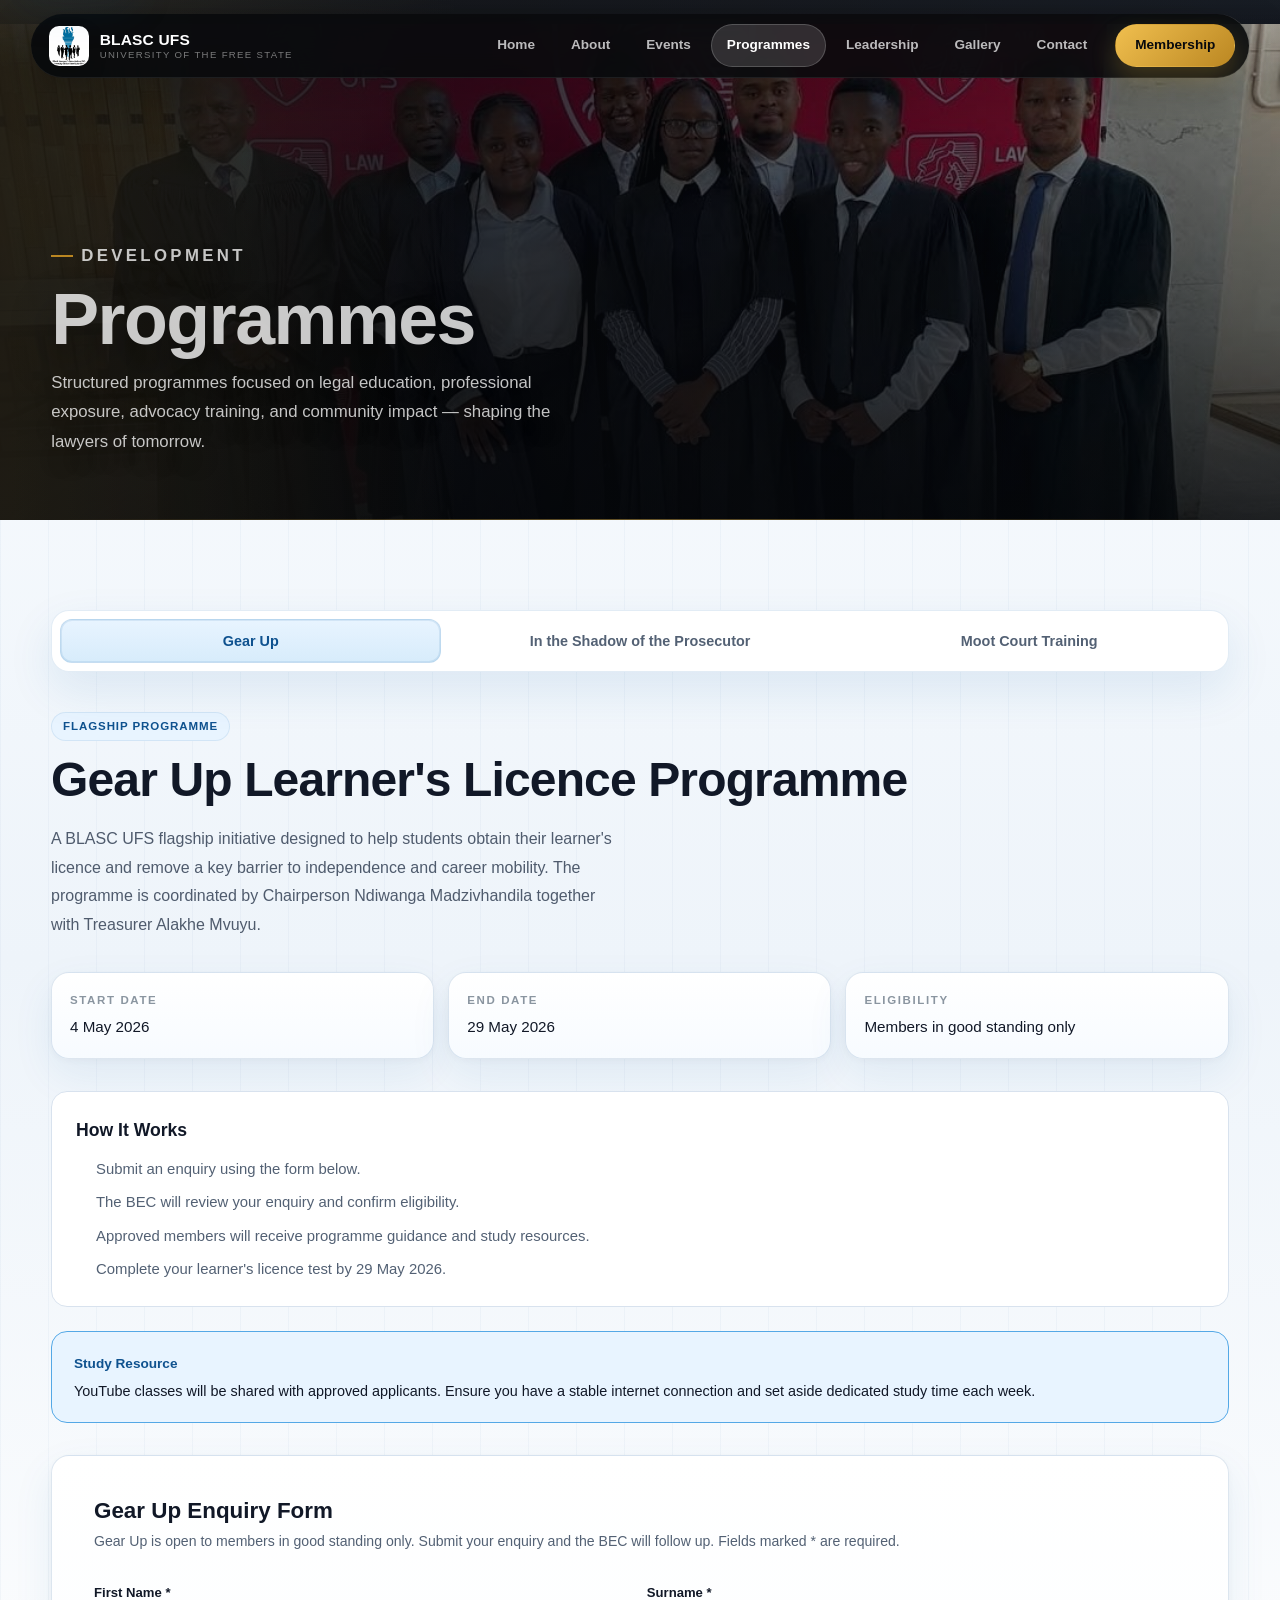
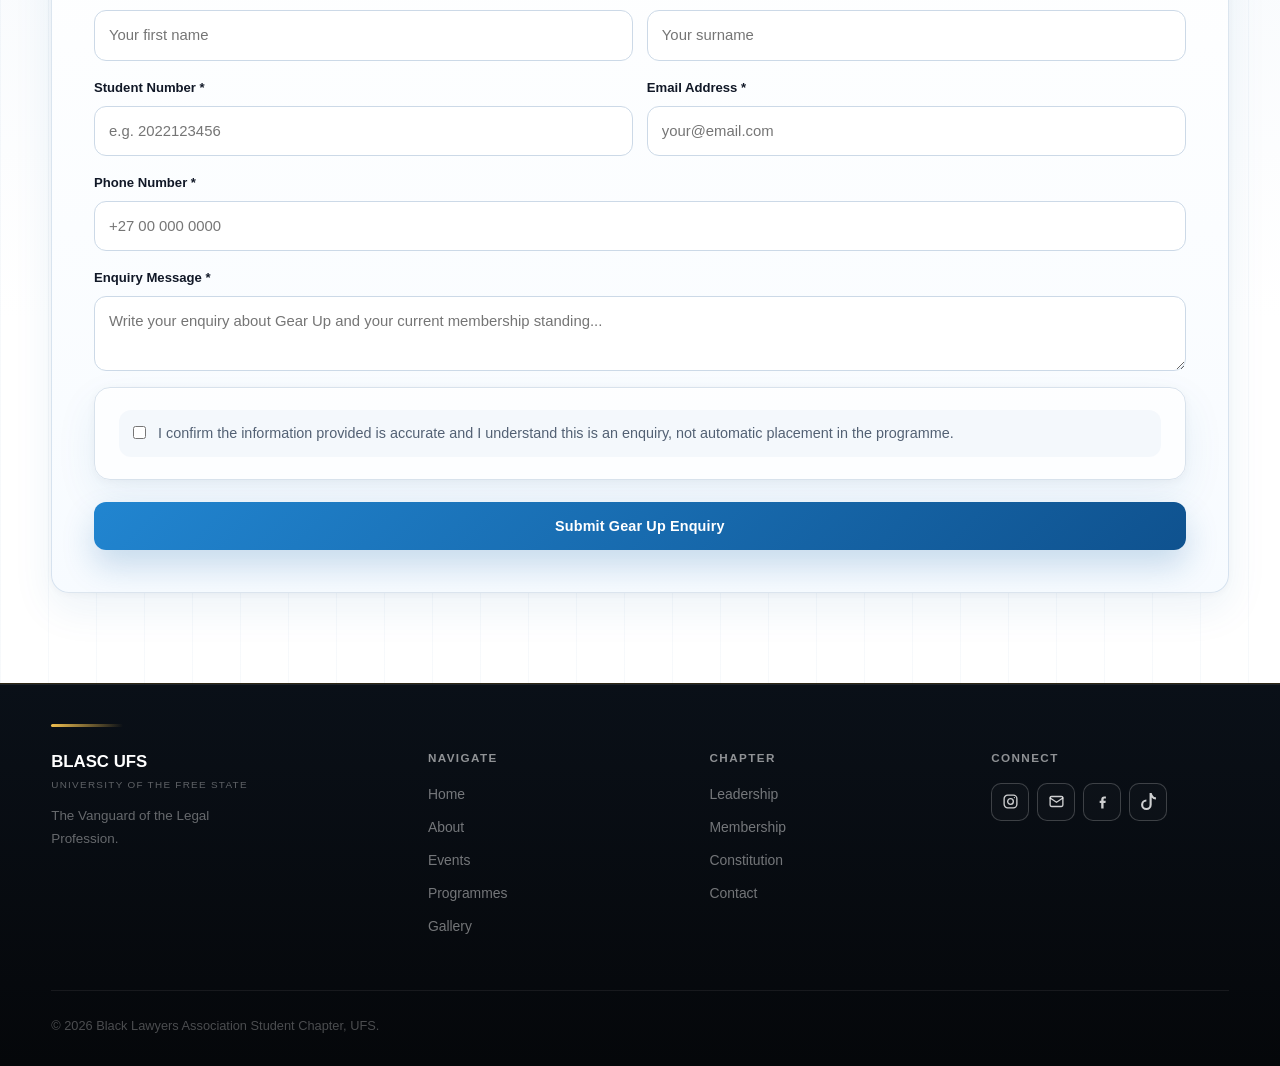
<file: programmes.html>
<!DOCTYPE html>
<html lang="en">
<head>
  <meta charset="UTF-8"/>
  <meta name="viewport" content="width=device-width, initial-scale=1.0"/>
  <title>BLASC UFS Programmes | Gear Up, NPA Shadowing and Moot Court</title>
  <meta name="description" content="Discover BLASC UFS programmes for University of the Free State law students, including Gear Up, NPA Shadowing, moot court training, and leadership development opportunities."/>
  <link rel="canonical" href="https://blascufs.co.za/programmes.html"/>

  <link rel="icon" type="image/x-icon" href="assets/favicon/favicon.ico">
  <link rel="icon" type="image/png" sizes="32x32" href="assets/favicon/favicon-32x32.png">
  <link rel="icon" type="image/png" sizes="16x16" href="assets/favicon/favicon-16x16.png">
  <link rel="apple-touch-icon" href="assets/favicon/apple-touch-icon.png">
<link rel="stylesheet" href="assets/style.css?v=20260508-hard-refresh"/>
  <script type="application/ld+json">
  {
    "@context": "https://schema.org",
    "@type": "BreadcrumbList",
    "itemListElement": [
      { "@type": "ListItem", "position": 1, "name": "Home", "item": "https://blascufs.co.za/" },
      { "@type": "ListItem", "position": 2, "name": "Programmes", "item": "https://blascufs.co.za/programmes.html" }
    ]
  }
  </script>
  <script>
    window.BLASC_GA_MEASUREMENT_ID = "G-XXXXXXXXXX";
    (function () {
      var id = window.BLASC_GA_MEASUREMENT_ID;
      if (!id || id === "G-XXXXXXXXXX") return;
      var s = document.createElement("script");
      s.async = true;
      s.src = "https://www.googletagmanager.com/gtag/js?id=" + encodeURIComponent(id);
      document.head.appendChild(s);
      window.dataLayer = window.dataLayer || [];
      function gtag() { window.dataLayer.push(arguments); }
      window.gtag = gtag;
      gtag("js", new Date());
      gtag("config", id);
    })();
  </script>
  <style>
    /* Tab system */
    .prog-tabs{display:flex;gap:8px;flex-wrap:wrap;margin-bottom:40px;border-bottom:2px solid var(--border);padding-bottom:0}
    body .prog-tabs{display:grid;grid-template-columns:repeat(3,minmax(0,1fr));align-items:stretch}
    .tab-btn{background:none;border:none;padding:12px 20px;font-size:.9rem;font-weight:600;color:var(--muted);cursor:pointer;border-bottom:3px solid transparent;margin-bottom:-2px;transition:color .2s,border-color .2s;border-radius:0}
    body .tab-btn{width:100%;display:flex;align-items:center;justify-content:center;text-align:center}
    .tab-btn.active{color:var(--blue);border-bottom-color:var(--blue)}
    .tab-btn:hover{color:var(--ink)}
    .tab-panel{display:none}
    .tab-panel.active{display:block}

    /* Programme cards */
    .prog-header{display:flex;align-items:flex-start;justify-content:space-between;gap:20px;flex-wrap:wrap;margin-bottom:32px}
    .prog-badge{display:inline-flex;align-items:center;gap:6px;background:var(--blue-pale);color:var(--blue);font-size:.72rem;font-weight:700;letter-spacing:.08em;text-transform:uppercase;padding:5px 12px;border-radius:999px}
    .info-grid{display:grid;grid-template-columns:repeat(3,1fr);gap:14px;margin-bottom:32px}
    .npa-info-grid{grid-template-columns:repeat(4,1fr)}
    .info-card{background:var(--off-white);border:1px solid var(--border);border-radius:var(--radius-md);padding:18px}
    .info-card strong{display:block;font-size:.72rem;font-weight:700;text-transform:uppercase;letter-spacing:.1em;color:var(--grey);margin-bottom:4px}
    .info-card span{font-size:.95rem;color:var(--ink);font-weight:500}
    .npa-history-card{display:flex;flex-direction:column}
    .npa-history-scroll{max-height:122px;overflow:auto;padding-right:6px;font-size:.92rem;color:var(--ink);font-weight:500;line-height:1.58;scrollbar-width:thin;scrollbar-color:#b8c4d2 transparent}
    .npa-history-scroll::-webkit-scrollbar{width:6px}
    .npa-history-scroll::-webkit-scrollbar-track{background:transparent}
    .npa-history-scroll::-webkit-scrollbar-thumb{background:#c7d1dd;border-radius:999px}

    /* Application form panel */
    .app-panel{background:var(--off-white);border:1px solid var(--border);border-radius:var(--radius-lg);padding:36px;margin-top:32px}
    .app-panel h3{font-size:1.4rem;font-weight:700;margin-bottom:6px}
    .app-panel .sub{color:var(--muted);font-size:.88rem;margin-bottom:28px}

    .calendar-note{background:linear-gradient(135deg,var(--blue) 0%,#0d3d6e 100%);color:#fff;border-radius:var(--radius-md);padding:20px 24px;margin-bottom:24px}
    .calendar-note p{color:rgba(255,255,255,.8);font-size:.9rem;line-height:1.7;margin-top:6px}
    .calendar-note strong{color:#fff}
    .npa-teaser{background:#fff;border:1px solid var(--border);border-radius:var(--radius-lg);padding:28px}
    .npa-teaser-grid{display:grid;grid-template-columns:1.2fr .8fr;gap:18px}
    .npa-list{display:grid;gap:7px;color:var(--muted);font-size:.9rem;line-height:1.65;padding-left:16px;list-style:disc}
    .npa-cta-card{background:var(--off-white);border:1px solid var(--border);border-radius:var(--radius-md);padding:18px}
    .npa-apply-btn{
      background:#fff;
      border:2px solid rgba(26,30,36,0.22);
      box-shadow:0 1px 0 rgba(255,255,255,0.95) inset;
      filter:none;
      transform:none;
    }
    .npa-apply-btn:hover{
      border-color:rgba(21,101,168,0.46);
      background:#fff;
      filter:none;
    }

    /* Moot court */
    .moot-grid{display:grid;grid-template-columns:1fr 1fr;gap:20px;margin-top:24px}
    .moot-photo-grid{display:grid;grid-template-columns:1fr 1fr;gap:14px;margin-top:20px}
    .moot-photo-grid img{width:100%;height:320px;object-fit:cover;border-radius:var(--radius-md);border:1px solid var(--border)}
    .moot-card{background:#fff;border:1px solid var(--border);border-radius:var(--radius-md);padding:24px}
    .moot-card h4{font-size:1.1rem;font-weight:700;margin-bottom:8px;color:var(--ink)}
    .moot-card p{color:var(--muted);font-size:.9rem;line-height:1.7}

    /* Other programmes */
    .other-prog{display:grid;grid-template-columns:repeat(3,1fr);gap:16px;margin-top:32px}
    .op-card{background:#fff;border:1px solid var(--border);border-radius:var(--radius-lg);padding:28px;position:relative;overflow:hidden;transition:transform .3s,box-shadow .3s}
    .op-card:hover{transform:translateY(-3px);box-shadow:var(--shadow-md)}
    .op-card::before{content:'';position:absolute;top:0;left:0;right:0;height:3px;background:linear-gradient(90deg,var(--blue),var(--blue-light))}
    .op-card h3{font-size:1.1rem;font-weight:700;margin-bottom:8px;color:var(--ink)}
    .op-card p{color:var(--muted);font-size:.89rem;line-height:1.7}

    @media(max-width:900px){.info-grid,.npa-info-grid{grid-template-columns:1fr 1fr}.moot-grid,.other-prog,.npa-teaser-grid{grid-template-columns:1fr}}
    @media(max-width:700px){body .prog-tabs{grid-template-columns:1fr}body .tab-btn{justify-content:flex-start;text-align:left}}
    @media(max-width:900px){.moot-photo-grid{grid-template-columns:1fr}.moot-photo-grid img{height:auto;max-height:520px}}
    @media(max-width:540px){.info-grid,.npa-info-grid{grid-template-columns:1fr}}
  </style>
</head>
<body>
<a class="skip-link" href="#main-content">Skip to content</a>
<nav class="nav dark" id="navbar">
  <a class="nav-brand" href="index.html"><img class="nav-logo" src="assets/images/logo.jpeg" alt="BLASC UFS"/><div class="nav-name">BLASC UFS <span>University of the Free State</span></div></a>
  <div class="nav-links">
    <a href="index.html">Home</a><a href="about.html">About</a><a href="events.html">Events</a>
    <a href="programmes.html" class="active">Programmes</a><a href="leadership.html">Leadership</a>
    <a href="gallery.html">Gallery</a><a href="contact.html">Contact</a>
    <a href="membership.html" class="nav-cta">Membership</a>
  </div>
  <button class="hamburger" id="hamburger" type="button" aria-label="Open menu" aria-controls="mobileMenu" aria-expanded="false"><span></span><span></span><span></span></button>
</nav>
<div class="mobile-menu" id="mobileMenu" aria-label="Mobile navigation">
  <a href="index.html">Home</a><a href="about.html">About</a><a href="events.html">Events</a>
  <a href="programmes.html">Programmes</a><a href="leadership.html">Leadership</a>
  <a href="gallery.html">Gallery</a><a href="contact.html">Contact</a>
  <a href="membership.html" class="m-cta">Membership →</a>
</div>

<div class="page-hero" id="main-content">
  <div class="page-hero-bg"><img src="assets/images/image-02.jpg" alt="BLASC UFS programme participants" style="object-position:center -10%"/></div>
  <div class="page-hero-content">
    <p class="eyebrow">Development</p>
    <h1>Programmes</h1>
    <p>Structured programmes focused on legal education, professional exposure, advocacy training, and community impact — shaping the lawyers of tomorrow.</p>
  </div>
</div>

<section class="section">
  <div class="section-inner">

    <div class="prog-tabs" aria-label="Programme categories">
      <button class="tab-btn active" type="button" data-tab-target="gearup">Gear Up</button>
      <button class="tab-btn" type="button" data-tab-target="npa">In the Shadow of the Prosecutor</button>
      <button class="tab-btn" type="button" data-tab-target="moot">Moot Court Training</button>
    </div>

    <!-- ══ GEAR UP ══ -->
    <div id="tab-gearup" class="tab-panel active">
      <div class="prog-header fade-up">
        <div>
          <span class="prog-badge">Flagship Programme</span>
          <h2 class="section-title" style="margin-top:12px">Gear Up Learner's Licence Programme</h2>
          <p class="section-body">A BLASC UFS flagship initiative designed to help students obtain their learner's licence and remove a key barrier to independence and career mobility. The programme is coordinated by Chairperson Ndiwanga Madzivhandila together with Treasurer Alakhe Mvuyu.</p>
        </div>
      </div>

      <div class="info-grid fade-up">
        <div class="info-card"><strong>Start Date</strong><span>4 May 2026</span></div>
        <div class="info-card"><strong>End Date</strong><span>29 May 2026</span></div>
        <div class="info-card"><strong>Eligibility</strong><span>Members in good standing only</span></div>
      </div>

      <div style="background:#fff;border:1px solid var(--border);border-radius:var(--radius-md);padding:24px;margin-bottom:24px" class="fade-up">
        <h3 style="font-size:1.1rem;margin-bottom:12px">How It Works</h3>
        <ol style="padding-left:20px;display:grid;gap:8px;color:var(--muted);font-size:.93rem;line-height:1.7">
          <li>Submit an enquiry using the form below.</li>
          <li>The BEC will review your enquiry and confirm eligibility.</li>
          <li>Approved members will receive programme guidance and study resources.</li>
          <li>Complete your learner's licence test by 29 May 2026.</li>
        </ol>
      </div>

      <div style="background:var(--blue-pale);border:1px solid var(--blue-light);border-radius:var(--radius-md);padding:18px 22px;margin-bottom:28px" class="fade-up">
        <strong style="color:var(--blue);font-size:.85rem">Study Resource</strong>
        <p style="color:var(--ink);font-size:.9rem;margin-top:4px">YouTube classes will be shared with approved applicants. Ensure you have a stable internet connection and set aside dedicated study time each week.</p>
      </div>

      <div class="app-panel fade-up">
        <h3>Gear Up Enquiry Form</h3>
        <p class="sub">Gear Up is open to members in good standing only. Submit your enquiry and the BEC will follow up. Fields marked * are required.</p>
        <form id="gearupEnquiryForm">
          <div class="form-grid">
            <div class="field"><label>First Name *</label><input type="text" required placeholder="Your first name"/></div>
            <div class="field"><label>Surname *</label><input type="text" required placeholder="Your surname"/></div>
          </div>
          <div class="form-grid">
            <div class="field"><label>Student Number *</label><input type="text" required placeholder="e.g. 2022123456"/></div>
            <div class="field"><label>Email Address *</label><input type="email" required placeholder="your@email.com"/></div>
          </div>
          <div class="field"><label>Phone Number *</label><input type="tel" required placeholder="+27 00 000 0000"/></div>
          <div class="field"><label>Enquiry Message *</label><textarea required placeholder="Write your enquiry about Gear Up and your current membership standing..."></textarea></div>
          <div class="fieldset-block" style="margin-top:4px">
            <label class="check-label"><input type="checkbox" required/> I confirm the information provided is accurate and I understand this is an enquiry, not automatic placement in the programme.</label>
          </div>
          <button type="submit" class="btn btn-blue" style="width:100%;border-radius:12px;justify-content:center;margin-top:4px">Submit Gear Up Enquiry</button>
        </form>
      </div>
    </div>

    <!-- ══ NPA ══ -->
    <div id="tab-npa" class="tab-panel">
      <div class="prog-header fade-up">
        <div>
          <span class="prog-badge">NPA Partnership</span>
          <h2 class="section-title" style="margin-top:12px">In the Shadow of the Prosecutor</h2>
          <p class="section-body">A court shadowing programme giving UFS law students direct access to the world of public prosecution through a formal contract between the NPA, the UFS Law Faculty, and BLASC UFS. The programme is coordinated through the NPA Liaison Team, including Advocate Inez Bezuidenhout, the UFS Law Student Engagement Office, and Bonnita Shai as the main BLASC correspondent for the programme. For enquiries, contact Ufsblascu@gmail.com.</p>
        </div>
      </div>

      <div class="info-grid npa-info-grid fade-up">
        <div class="info-card npa-history-card">
          <strong>Programme History</strong>
          <div class="npa-history-scroll">The NPA ITSOAP Programme was formally established in 2025 by BLASC UFS to expand practical legal exposure and bridge the gap between academic learning and professional practice. The initiative was led primarily by Mr Rebaone Pule, then Deputy Chairperson, whose strategic engagement helped establish the programme as a structured platform for student exposure to the criminal justice system.</div>
        </div>
        <div class="info-card"><strong>Applications Open</strong><span>7 May 2026</span></div>
        <div class="info-card"><strong>Max Per Week</strong><span>15 students</span></div>
        <div class="info-card"><strong>Partnership</strong><span>NPA · UFS Law Faculty · BLASC UFS</span></div>
      </div>

      <div class="calendar-note fade-up">
        <strong>Applications Open 7 May 2026</strong>
        <p>This pre-application flow collects only limited screening information on the BLASC website. Personal identifying information is collected privately on a separate form.</p>
      </div>

      <div class="npa-teaser fade-up">
        <div class="npa-teaser-grid">
          <div>
            <h3 style="font-size:1.25rem;color:var(--ink);margin-bottom:10px">Flagship Programme Page</h3>
            <p style="color:var(--muted);font-size:.92rem;line-height:1.75;margin-bottom:10px">This programme now has a dedicated standalone page with full partnership context, eligibility and scheduling guidance, and the formal multi-step pre-application modal.</p>
            <ul class="npa-list">
              <li>Applications open on 7 May 2026.</li>
              <li>Current intake is limited to final-year students only for now.</li>
              <li>Programme weeks run Monday to Friday.</li>
              <li>15-student cap per week with reserved-slot availability handling.</li>
              <li>Privacy-aware screening on BLASC site, private details on the form.</li>
            </ul>
          </div>
          <div class="npa-cta-card">
            <p style="font-size:.76rem;letter-spacing:.1em;text-transform:uppercase;color:var(--grey);font-weight:700;margin-bottom:8px">Open Programme</p>
            <p style="font-size:.88rem;color:var(--muted);line-height:1.65;margin-bottom:14px">Visit the dedicated page to review full details and start the formal NPA application process.</p>
            <div style="display:grid;gap:10px">
              <a class="btn btn-blue" href="npa-shadowing.html" style="width:100%;justify-content:center">View Programme</a>
              <a class="btn btn-outline-dark npa-apply-btn" href="npa-shadowing.html?openApply=true#npa-apply" style="width:100%;justify-content:center">Apply Now</a>
            </div>
          </div>
        </div>
      </div>
    </div>

    <!-- ══ MOOT COURT ══ -->
    <div id="tab-moot" class="tab-panel">
      <div class="fade-up">
        <span class="prog-badge">Skills Training</span>
        <h2 class="section-title" style="margin-top:12px">Moot Court Training Programme</h2>
        <p class="section-body">The BLASC UFS Moot Court Programme provides law students with simulated courtroom experiences. Real legal practitioners are invited to judge proceedings, making the sessions as authentic as possible. The programme is designed to sharpen skills across multiple legal disciplines through structured training sessions.</p>
      </div>
      <div class="moot-photo-grid fade-up">
        <img src="assets/images/moot-court-training-1.jpg" alt="BLASC UFS moot court training session with students in a boardroom">
        <img src="assets/images/moot-court-training-2.jpg" alt="BLASC UFS moot court participant presenting during a training session">
      </div>
      <div class="moot-grid">
        <div class="moot-card fade-up">
          <h4>Oral Advocacy</h4>
          <p>Develop the ability to argue your case persuasively before a bench. Sessions focus on structure, tone, pace, legal citation, and responding to judicial questions under pressure.</p>
        </div>
        <div class="moot-card fade-up">
          <h4>Research & Drafting</h4>
          <p>Learn to construct watertight written arguments. Covers legal research methodology, headnote drafting, pleadings, and argument memoranda — skills essential for every area of legal practice.</p>
        </div>
        <div class="moot-card fade-up">
          <h4>Practitioner Judges</h4>
          <p>Real advocates, attorneys, and prosecutors serve as judges during moot sessions — giving participants direct exposure to professional feedback and real courtroom standards.</p>
        </div>
        <div class="moot-card fade-up">
          <h4>Session Structure</h4>
          <p>Training runs in multiple sessions covering various fields of law. Each session is facilitated by a different legal professional, ensuring broad exposure across criminal, civil, constitutional, and commercial law.</p>
        </div>
      </div>
      <div style="background:var(--off-white);border:1px solid var(--border);border-radius:var(--radius-md);padding:24px;margin-top:28px" class="fade-up">
        <strong style="font-size:.95rem;color:var(--ink)">Want to participate or get more information?</strong>
        <p style="color:var(--muted);font-size:.9rem;margin-top:8px;line-height:1.7">Contact the <strong>Academics & Legal Research Officer (Ntsako Shivanda)</strong> or the <strong>Secretary (Muzi Lekhuwane)</strong> via <a href="mailto:Ufsblascu@gmail.com" style="color:var(--blue-mid)">Ufsblascu@gmail.com</a> or reach us on Instagram <a href="https://instagram.com/ufs_blasc" style="color:var(--blue-mid)" target="_blank" rel="noopener noreferrer">@ufs_blasc</a>.</p>
      </div>
    </div>

  </div>
</section>

<footer class="site-footer">
  <div class="footer-grid">
    <div class="footer-brand"><div class="footer-brand-name">BLASC UFS <span class="footer-brand-sub">University of the Free State</span></div><p>The Vanguard of the Legal Profession.</p></div>
    <div class="footer-col"><h4>Navigate</h4><a href="index.html">Home</a><a href="about.html">About</a><a href="events.html">Events</a><a href="programmes.html">Programmes</a><a href="gallery.html">Gallery</a></div>
    <div class="footer-col"><h4>Chapter</h4><a href="leadership.html">Leadership</a><a href="membership.html">Membership</a><a href="constitution.html">Constitution</a><a href="contact.html">Contact</a></div>
    <div class="footer-col"><h4>Connect</h4><div class="footer-social" aria-label="Social media links">
        <a class="social-link" href="https://instagram.com/ufs_blasc" target="_blank" rel="noopener noreferrer" aria-label="Instagram" title="Instagram">
          <svg class="social-icon" viewBox="0 0 24 24" aria-hidden="true"><rect x="3" y="3" width="18" height="18" rx="5" ry="5"></rect><circle cx="12" cy="12" r="4"></circle><line x1="17.5" y1="6.5" x2="17.51" y2="6.5"></line></svg>
        </a>
        <a class="social-link" href="mailto:Ufsblascu@gmail.com" aria-label="Email" title="Email">
          <svg class="social-icon" viewBox="0 0 24 24" aria-hidden="true"><rect x="3" y="5" width="18" height="14" rx="2"></rect><path d="M3 7l9 6 9-6"></path></svg>
        </a>
        <a class="social-link" href="https://www.facebook.com/share/1Czmz11UWm/?mibextid=wwXIfr" target="_blank" rel="noopener noreferrer" aria-label="Facebook" title="Facebook">
          <svg class="social-icon-fill" viewBox="0 0 24 24"><path d="M13.5 22v-8h2.7l.4-3h-3.1V9.2c0-.9.3-1.5 1.6-1.5h1.7V5.1c-.3 0-1.3-.1-2.5-.1-2.4 0-4.1 1.5-4.1 4.2V11H8v3h2.2v8h3.3z"/></svg>
        </a>
        <span class="social-link social-link--pending" aria-hidden="true" title="Add LinkedIn link">
          <svg class="social-icon-fill" viewBox="0 0 24 24"><path d="M6.9 8.8a1.9 1.9 0 1 1 0-3.8 1.9 1.9 0 0 1 0 3.8zM5.3 19.2h3.2V10H5.3v9.2zM10.4 10h3v1.3h.1c.4-.8 1.4-1.6 2.9-1.6 3.1 0 3.6 2 3.6 4.7v4.8h-3.2v-4.3c0-1 0-2.4-1.5-2.4s-1.7 1.1-1.7 2.3v4.4h-3.2V10z"/></svg>
        </span>
        <a class="social-link" href="https://www.tiktok.com/@ufs_blasc" target="_blank" rel="noopener noreferrer" aria-label="TikTok" title="TikTok">
          <svg class="social-icon-fill" viewBox="0 0 16 16"><path d="M9 0h1.98c.144.715.54 1.617 1.235 2.512C12.895 3.389 13.797 4 15 4v2c-1.753 0-3.07-.814-4-1.829V11a5 5 0 1 1-5-5v2a3 3 0 1 0 3 3z"/></svg>
        </a>
      </div></div>
  </div>
  <div class="footer-bottom"><span>© 2026 Black Lawyers Association Student Chapter, UFS.</span></div>
</footer>

<script src="assets/main.js?v=20260508-hard-refresh"></script>
</body>
</html>
</file>
<file: assets/style.css>
/* ═══════════════════════════════════════════
   BLASC – Black Lawyers Association Student Chapter
   Shared Stylesheet
   ═══════════════════════════════════════════ */

:root {
  --black:       #0a0c0f;
  --off-black:   #111418;
  --ink:         #1a1e24;
  --blue:        #1565a8;
  --blue-mid:    #1d7fd4;
  --blue-light:  #4ba3e3;
  --blue-pale:   #ddeefa;
  --gold:        #c4962a;
  --gold-light:  #e8b84b;
  --white:       #ffffff;
  --off-white:   #f8f9fb;
  --surface:     #ffffff;
  --surface-soft:#f4f7fb;
  --muted:       #5a6475;
  --grey:        #8a95a0;
  --border:      #dfe7f0;
  --ease:        cubic-bezier(0.22, 1, 0.36, 1);
  --shadow-sm:   0 4px 14px rgba(10, 12, 15, 0.06);
  --shadow-md:   0 14px 34px rgba(10, 12, 15, 0.09);
  --shadow-lg:   0 24px 58px rgba(10, 12, 15, 0.14);
  --ring:        rgba(29,127,212,0.18);
  --radius-sm:   10px;
  --radius-md:   16px;
  --radius-lg:   24px;
}

/* ── RESET ── */
*, *::before, *::after { box-sizing: border-box; margin: 0; padding: 0; }
html { scroll-behavior: smooth; font-size: 16px; overflow-x: hidden; }
body {
  font-family:-apple-system,BlinkMacSystemFont,"SF Pro Text","SF Pro Display","Helvetica Neue",Arial,sans-serif;
  color: var(--ink);
  background:
    linear-gradient(180deg, #ffffff 0%, #f7f9fc 44%, #ffffff 100%);
  line-height: 1.65;
  overflow-x: hidden;
  text-rendering: optimizeLegibility;
  -webkit-font-smoothing: antialiased;
}
body.no-scroll { overflow: hidden; }
a { color: inherit; text-decoration: none; }
img { display: block; max-width: 100%; }
button { font-family: inherit; cursor: pointer; border: none; background: none; }
ul, ol { list-style: none; }
h1, h2, h3, h4, p, a, span, label { overflow-wrap: break-word; }
::selection { background: rgba(196,150,42,0.24); color: var(--ink); }

.skip-link {
  position: fixed;
  top: 12px;
  left: 12px;
  z-index: 1200;
  transform: translateY(-150%);
  background: var(--gold-light);
  color: var(--black);
  border-radius: 999px;
  padding: 10px 16px;
  font-size: 0.82rem;
  font-weight: 800;
  box-shadow: var(--shadow-md);
  transition: transform 0.2s var(--ease);
}
.skip-link:focus-visible {
  transform: translateY(0);
  outline: 3px solid rgba(255,255,255,0.82);
  outline-offset: 3px;
}
:focus-visible {
  outline: 3px solid rgba(232,184,75,0.72);
  outline-offset: 3px;
}

/* ── NAVIGATION ── */
.nav {
  position: fixed;
  top: 0; left: 0; right: 0;
  z-index: 900;
  height: 76px;
  padding: 0 clamp(16px, 4vw, 56px);
  display: flex;
  align-items: center;
  justify-content: space-between;
  border-bottom: 1px solid rgba(255,255,255,0);
  transition: background 0.35s, box-shadow 0.35s, border-color 0.35s;
}
.nav.scrolled,
.nav.dark {
  background: rgba(10, 12, 15, 0.93);
  backdrop-filter: blur(16px);
  border-color: rgba(255,255,255,0.08);
  box-shadow: 0 18px 38px rgba(0,0,0,0.16);
}
.nav-brand {
  display: flex;
  align-items: center;
  gap: 11px;
  text-decoration: none;
}
.nav-logo {
  width: 38px;
  height: 38px;
  border-radius: 10px;
  object-fit: contain;
  background: #fff;
  flex-shrink: 0;
  border: 1px solid rgba(255,255,255,0.18);
  box-shadow: 0 8px 18px rgba(0,0,0,0.18);
}
.nav-name {
  font-family:-apple-system,BlinkMacSystemFont,"SF Pro Text","SF Pro Display","Helvetica Neue",Arial,sans-serif;
  font-size: 0.97rem;
  font-weight: 700;
  color: #fff;
  line-height: 1.15;
}
.nav-name span {
  display: block;
  font-family:-apple-system,BlinkMacSystemFont,"SF Pro Text","SF Pro Display","Helvetica Neue",Arial,sans-serif;
  font-size: 0.6rem;
  font-weight: 500;
  letter-spacing: 0.14em;
  text-transform: uppercase;
  color: rgba(255,255,255,0.45);
  margin-top: 1px;
}
.nav-links {
  display: flex;
  align-items: center;
  gap: 4px;
}
.nav-links a {
  color: rgba(255,255,255,0.72);
  font-size: 0.85rem;
  font-weight: 500;
  padding: 8px 14px;
  border: 1px solid transparent;
  border-radius: 999px;
  transition: color 0.2s, background 0.2s, border-color 0.2s;
}
.nav-links a:hover,
.nav-links a.active {
  color: #fff;
  background: rgba(255,255,255,0.1);
  border-color: rgba(255,255,255,0.1);
}
.nav-links a.nav-cta {
  background: linear-gradient(135deg, var(--gold-light), var(--gold));
  color: var(--black) !important;
  font-weight: 700;
  padding: 9px 19px;
  border-radius: 999px;
  margin-left: 8px;
  box-shadow: 0 12px 24px rgba(196,150,42,0.25);
}
.nav-links a.nav-cta:hover {
  background: var(--gold-light);
}
.hamburger {
  display: none;
  flex-direction: column;
  gap: 5px;
  padding: 9px;
  border-radius: 12px;
  border: 1px solid rgba(255,255,255,0.2);
  background: rgba(255,255,255,0.06);
}
.hamburger span {
  width: 22px;
  height: 2px;
  background: #fff;
  border-radius: 2px;
  transition: transform 0.3s, opacity 0.3s;
  display: block;
}
.hamburger.open span:nth-child(1) { transform: translateY(7px) rotate(45deg); }
.hamburger.open span:nth-child(2) { opacity: 0; }
.hamburger.open span:nth-child(3) { transform: translateY(-7px) rotate(-45deg); }

/* ── MOBILE MENU ── */
.mobile-menu {
  position: fixed;
  inset: 0;
  z-index: 899;
  background:
    radial-gradient(circle at top right, rgba(21,101,168,0.25), transparent 36%),
    var(--black);
  display: flex;
  flex-direction: column;
  padding: 96px 32px 40px;
  transform: translateX(100%);
  transition: transform 0.4s var(--ease);
}
.mobile-menu.open { transform: translateX(0); }
.mobile-menu a {
  color: #fff;
  font-size: 1.4rem;
  font-weight: 600;
  padding: 14px 0;
  border-bottom: 1px solid rgba(255,255,255,0.08);
  display: block;
  transition: color 0.2s;
}
.mobile-menu a:hover { color: var(--gold-light); }
.mobile-menu a.active,
.mobile-menu a[aria-current="page"] {
  color: var(--gold-light);
}
.mobile-menu .m-cta {
  margin-top: 24px;
  background: linear-gradient(135deg, var(--gold-light), var(--gold));
  color: var(--black) !important;
  text-align: center;
  padding: 15px;
  border-radius: 16px;
  font-weight: 700;
  border-bottom: none !important;
}

/* ── INNER PAGE HERO (used on sub-pages) ── */
.page-hero {
  position: relative;
  height: 44vh;
  min-height: 340px;
  display: flex;
  align-items: flex-end;
  overflow: hidden;
  background: var(--off-black);
  isolation: isolate;
}
.page-hero-bg {
  position: absolute;
  inset: 0;
}
.page-hero-bg:not(:has(img)) {
  background:
    linear-gradient(135deg, rgba(21,101,168,0.18), transparent 34%),
    radial-gradient(circle at 78% 16%, rgba(232,184,75,0.14), transparent 26%),
    var(--off-black) !important;
}
.page-hero-bg img {
  width: 100%;
  height: 100%;
  object-fit: cover;
  object-position: center 18%;
  opacity: 0.82;
  filter: brightness(1.02) saturate(0.98) contrast(1.06);
}
.page-hero-bg::after {
  content: '';
  position: absolute;
  inset: 0;
  background:
    linear-gradient(90deg, rgba(8,10,13,0.9) 0%, rgba(8,10,13,0.58) 48%, rgba(8,10,13,0.22) 100%),
    linear-gradient(to top, rgba(8,10,13,0.76), rgba(8,10,13,0.06));
}
.page-hero-content {
  position: relative;
  z-index: 1;
  padding: clamp(38px,5vw,68px) clamp(16px,4vw,56px);
  width: min(100%, 760px);
  max-width: 760px;
  text-shadow: 0 16px 34px rgba(0,0,0,0.32);
}
.eyebrow {
  display: inline-flex;
  align-items: center;
  gap: 8px;
  color: var(--gold);
  font-size: 0.73rem;
  font-weight: 700;
  letter-spacing: 0.16em;
  text-transform: uppercase;
  margin-bottom: 12px;
}
.eyebrow::before {
  content: '';
  width: 22px;
  height: 2px;
  background: var(--gold);
}
.page-hero-content h1 {
  font-family:-apple-system,BlinkMacSystemFont,"SF Pro Text","SF Pro Display","Helvetica Neue",Arial,sans-serif;
  font-size: clamp(2rem, 5vw, 3.6rem);
  font-weight: 900;
  color: rgba(255,255,255,0.78);
  line-height: 1.08;
  margin-bottom: 14px;
}
.page-hero-content p {
  color: rgba(255,255,255,0.76);
  font-size: clamp(0.9rem, 1.5vw, 1.05rem);
  max-width: 58ch;
  line-height: 1.75;
}

/* ── SECTION LAYOUT ── */
.section { padding: clamp(64px, 7vw, 110px) clamp(16px, 4vw, 56px); }
.section-inner { width: min(100%, 1200px); max-width: 1200px; margin: 0 auto; }
.section-label {
  display: inline-flex;
  align-items: center;
  gap: 8px;
  color: var(--blue-mid);
  font-size: 0.72rem;
  font-weight: 700;
  letter-spacing: 0.16em;
  text-transform: uppercase;
  margin-bottom: 12px;
}
.section-label::before {
  content: '';
  width: 20px;
  height: 2px;
  background: var(--blue-mid);
}
.section-label.gold { color: var(--gold); }
.section-label.gold::before { background: var(--gold); }
h2.section-title {
  font-family:-apple-system,BlinkMacSystemFont,"SF Pro Text","SF Pro Display","Helvetica Neue",Arial,sans-serif;
  font-size: clamp(1.8rem, 4vw, 3rem);
  font-weight: 900;
  line-height: 1.12;
  color: var(--ink);
  margin-bottom: 18px;
}
h2.section-title.light { color: #fff; }
.section-body {
  color: var(--muted);
  font-size: 1rem;
  line-height: 1.8;
  max-width: 64ch;
}

/* ── BUTTONS ── */
.btn {
  display: inline-flex;
  align-items: center;
  justify-content: center;
  gap: 8px;
  font-family: inherit;
  font-weight: 700;
  font-size: 0.9rem;
  min-height: 46px;
  padding: 13px 27px;
  border-radius: 999px;
  border: none;
  cursor: pointer;
  box-shadow: 0 10px 24px rgba(10,12,15,0.08);
  transition: transform 0.22s, filter 0.22s, background 0.22s, box-shadow 0.22s, border-color 0.22s;
  text-decoration: none;
}
.btn:hover { transform: translateY(-2px); filter: brightness(1.06); box-shadow: 0 16px 30px rgba(10,12,15,0.13); }
.btn:focus-visible,
.nav-links a:focus-visible,
.hamburger:focus-visible,
.mobile-menu a:focus-visible {
  outline: 3px solid rgba(232,184,75,0.32);
  outline-offset: 3px;
}
.btn-gold { background: linear-gradient(135deg, var(--gold-light), var(--gold)); color: var(--black); }
.btn-blue { background: linear-gradient(135deg, var(--blue-mid), var(--blue)); color: #fff; }
.btn-white { background: #fff; color: var(--ink); }
.btn-outline-white {
  background: transparent;
  color: #fff;
  border: 1.5px solid rgba(255,255,255,0.45);
  filter: none;
  box-shadow: none;
}
.btn-outline-white:hover { background: rgba(255,255,255,0.1); filter: none; transform: translateY(-2px); }
.btn-outline-dark {
  background: transparent;
  color: var(--ink);
  border: 1.5px solid var(--border);
  filter: none;
  box-shadow: none;
}
.btn-outline-dark:hover { border-color: rgba(21,101,168,0.42); background: #fff; filter: none; transform: translateY(-2px); }

/* ── CARDS ── */
.card {
  background: var(--white);
  border: 1px solid var(--border);
  border-radius: var(--radius-lg);
  overflow: hidden;
  box-shadow: var(--shadow-sm);
  transition: transform 0.3s, box-shadow 0.3s, border-color 0.3s;
}
.card:hover {
  transform: translateY(-4px);
  box-shadow: var(--shadow-lg);
  border-color: rgba(21,101,168,0.22);
}
.card-img {
  overflow: hidden;
}
.card-img img {
  width: 100%;
  height: 100%;
  object-fit: cover;
  transition: transform 0.5s;
}
.card:hover .card-img img { transform: scale(1.05); }
.card-body { padding: 22px 24px 26px; }
.card-tag {
  display: inline-block;
  background: var(--blue-pale);
  color: var(--blue);
  font-size: 0.7rem;
  font-weight: 700;
  letter-spacing: 0.09em;
  text-transform: uppercase;
  padding: 4px 11px;
  border-radius: 999px;
  margin-bottom: 10px;
}
.card-body h3 {
  font-family:-apple-system,BlinkMacSystemFont,"SF Pro Text","SF Pro Display","Helvetica Neue",Arial,sans-serif;
  font-size: 1.1rem;
  font-weight: 700;
  color: var(--ink);
  margin-bottom: 8px;
  line-height: 1.35;
}
.card-body p {
  color: var(--muted);
  font-size: 0.91rem;
  line-height: 1.7;
}

/* ── FORMS ── */
.form-grid { display: grid; grid-template-columns: 1fr 1fr; gap: 14px; }
.field { display: grid; gap: 7px; margin-bottom: 16px; }
.field label {
  font-size: 0.82rem;
  font-weight: 700;
  color: var(--ink);
}
.field input,
.field select,
.field textarea {
  width: 100%;
  border: 1px solid #d6e0eb;
  border-radius: 12px;
  padding: 12px 14px;
  font: inherit;
  font-size: 0.93rem;
  color: var(--ink);
  background: var(--white);
  box-shadow: inset 0 1px 0 rgba(255,255,255,0.72);
  transition: border-color 0.2s, box-shadow 0.2s, background 0.2s;
}
.field select {
  -webkit-appearance: none;
  -moz-appearance: none;
  appearance: none;
  padding-right: 42px;
  background-image:
    linear-gradient(45deg, transparent 50%, var(--blue-mid) 50%),
    linear-gradient(135deg, var(--blue-mid) 50%, transparent 50%),
    linear-gradient(to right, #d6e0eb, #d6e0eb);
  background-position:
    calc(100% - 18px) calc(50% - 2px),
    calc(100% - 12px) calc(50% - 2px),
    calc(100% - 34px) 50%;
  background-size:
    6px 6px,
    6px 6px,
    1px 20px;
  background-repeat: no-repeat;
}
.field select:hover {
  border-color: #b9cada;
  background-color: #fcfdff;
}
.field textarea { min-height: 120px; resize: vertical; }
.field input:focus,
.field select:focus,
.field textarea:focus {
  outline: none;
  border-color: var(--blue-mid);
  box-shadow: 0 0 0 4px var(--ring), inset 0 1px 0 rgba(255,255,255,0.72);
}
.field select:focus {
  background-image:
    linear-gradient(45deg, transparent 50%, var(--blue) 50%),
    linear-gradient(135deg, var(--blue) 50%, transparent 50%),
    linear-gradient(to right, #c7d8e9, #c7d8e9);
}
.field select option {
  color: var(--ink);
  background: #ffffff;
}
.ui-select {
  position: relative;
}
.ui-select-native {
  position: absolute !important;
  left: 0 !important;
  top: 0 !important;
  width: 1px !important;
  height: 1px !important;
  opacity: 0 !important;
  pointer-events: none !important;
}
.ui-select-toggle {
  width: 100%;
  min-height: 46px;
  border: 1px solid #d6e0eb;
  border-radius: 12px;
  padding: 12px 42px 12px 14px;
  font: inherit;
  font-size: 0.93rem;
  color: var(--ink);
  text-align: left;
  background: var(--white);
  box-shadow: inset 0 1px 0 rgba(255,255,255,0.72);
  transition: border-color 0.2s, box-shadow 0.2s, background 0.2s;
  position: relative;
}
.ui-select-toggle::after {
  content: '';
  position: absolute;
  right: 14px;
  top: 50%;
  width: 8px;
  height: 8px;
  border-right: 2px solid var(--blue-mid);
  border-bottom: 2px solid var(--blue-mid);
  transform: translateY(-60%) rotate(45deg);
  transition: transform 0.25s var(--ease), border-color 0.2s;
}
.ui-select.open .ui-select-toggle::after {
  transform: translateY(-35%) rotate(-135deg);
  border-color: var(--blue);
}
.ui-select-toggle:hover {
  border-color: #b9cada;
  background: #fcfdff;
}
.ui-select-toggle:focus-visible {
  outline: none;
  border-color: var(--blue-mid);
  box-shadow: 0 0 0 4px var(--ring), inset 0 1px 0 rgba(255,255,255,0.72);
}
.ui-select-menu {
  position: absolute;
  z-index: 30;
  left: 0;
  right: 0;
  top: calc(100% + 8px);
  background: #fff;
  border: 1px solid var(--border);
  border-radius: 12px;
  box-shadow: var(--shadow-md);
  padding: 6px;
  display: grid;
  gap: 2px;
  max-height: 0;
  opacity: 0;
  overflow: hidden;
  transform: translateY(-6px);
  pointer-events: none;
  transition: max-height 0.28s var(--ease), opacity 0.22s var(--ease), transform 0.22s var(--ease);
}
.ui-select.open .ui-select-menu {
  max-height: 320px;
  opacity: 1;
  transform: translateY(0);
  pointer-events: auto;
  overflow: auto;
}
.ui-select-option {
  border: none;
  background: #fff;
  color: var(--ink);
  width: 100%;
  text-align: left;
  padding: 10px 12px;
  border-radius: 10px;
  font: inherit;
  font-size: 0.9rem;
  transition: background 0.18s, color 0.18s;
}
.ui-select-option:hover,
.ui-select-option:focus-visible {
  background: var(--blue-pale);
  color: var(--blue);
  outline: none;
}
.ui-select-option.active {
  background: var(--blue-pale);
  color: var(--blue);
  font-weight: 600;
}
.field input[type="file"] { padding: 9px 12px; }
.field input[type="checkbox"],
.field input[type="radio"] { width: auto; }
.fieldset-block {
  border: 1px solid #d8e2ec;
  border-radius: var(--radius-md);
  padding: 22px 24px;
  margin-bottom: 18px;
  background: rgba(255,255,255,0.72);
}
.fieldset-block legend {
  padding: 0 8px;
  font-size: 0.88rem;
  font-weight: 700;
  color: var(--ink);
}
.check-label {
  display: flex;
  align-items: flex-start;
  gap: 12px;
  font-size: 0.9rem;
  color: var(--muted);
  line-height: 1.58;
  cursor: pointer;
}
.check-label input { margin-top: 4px; flex-shrink: 0; accent-color: var(--blue); }
.radio-group, .check-group {
  display: grid;
  gap: 8px;
  margin-top: 6px;
}

/* ── FOOTER ── */
.site-footer {
  background:
    radial-gradient(circle at top left, rgba(21,101,168,0.18), transparent 34%),
    linear-gradient(180deg, #0b0d10 0%, #050608 100%);
  border-top: 1px solid rgba(232,184,75,0.18);
  padding: 64px clamp(16px, 4vw, 56px) 30px;
}
.footer-grid {
  max-width: 1200px;
  margin: 0 auto;
  display: grid;
  grid-template-columns: 1.4fr 1fr 1fr 1fr;
  gap: 44px;
  padding-bottom: 42px;
  border-bottom: 1px solid rgba(255,255,255,0.07);
}
.footer-brand-name {
  font-family:-apple-system,BlinkMacSystemFont,"SF Pro Text","SF Pro Display","Helvetica Neue",Arial,sans-serif;
  font-size: 1.05rem;
  font-weight: 700;
  color: #fff;
  margin-bottom: 10px;
}
.footer-brand-sub {
  font-size: 0.62rem;
  font-weight: 500;
  letter-spacing: 0.13em;
  text-transform: uppercase;
  color: rgba(255,255,255,0.35);
  display: block;
  margin-top: 2px;
}
.footer-brand p {
  font-size: 0.84rem;
  line-height: 1.72;
  color: rgba(255,255,255,0.38);
  margin-top: 10px;
  max-width: 30ch;
}
.footer-col h4 {
  font-size: 0.73rem;
  font-weight: 700;
  letter-spacing: 0.12em;
  text-transform: uppercase;
  color: rgba(255,255,255,0.55);
  margin-bottom: 16px;
}
.footer-col a {
  display: block;
  color: rgba(255,255,255,0.44);
  font-size: 0.87rem;
  margin-bottom: 10px;
  transition: color 0.2s, transform 0.2s;
}
.footer-col a:hover { color: #fff; transform: translateX(2px); }
.footer-social {
  display: flex;
  gap: 8px;
  margin-top: 4px;
  flex-wrap: wrap;
}
.footer-social .social-link {
  width: 38px;
  height: 38px;
  border: 1px solid rgba(255,255,255,0.2);
  border-radius: 10px;
  display: flex;
  align-items: center;
  justify-content: center;
  margin-bottom: 0 !important;
  color: rgba(255,255,255,0.8) !important;
  background: rgba(255,255,255,0.02);
  transition:
    border-color 0.22s var(--ease),
    color 0.22s var(--ease),
    background 0.22s var(--ease),
    transform 0.22s var(--ease),
    box-shadow 0.22s var(--ease) !important;
}
.footer-social .social-link:hover {
  border-color: rgba(232,184,75,0.62);
  background: rgba(232,184,75,0.12);
  color: var(--gold-light) !important;
  transform: translateY(-1px);
  box-shadow: 0 10px 24px rgba(0,0,0,0.2);
}
.footer-social .social-link:focus-visible {
  outline: 3px solid rgba(232,184,75,0.72);
  outline-offset: 3px;
  border-color: rgba(232,184,75,0.72);
  background: rgba(232,184,75,0.16);
  color: var(--gold-light) !important;
}
.footer-social .social-icon {
  width: 17px;
  height: 17px;
  stroke: currentColor;
  fill: none;
  stroke-width: 1.9;
  stroke-linecap: round;
  stroke-linejoin: round;
}
.footer-social .social-icon-fill {
  width: 17px;
  height: 17px;
  fill: currentColor;
}
.footer-social .social-link--pending {
  display: none;
}
.footer-bottom {
  max-width: 1200px;
  margin: 24px auto 0;
  display: flex;
  justify-content: space-between;
  align-items: center;
  font-size: 0.8rem;
  color: rgba(255,255,255,0.28);
  flex-wrap: wrap;
  gap: 10px;
}

/* ── LIGHTBOX ── */
.lightbox {
  position: fixed;
  inset: 0;
  z-index: 1000;
  background: rgba(0,0,0,0.94);
  display: flex;
  align-items: center;
  justify-content: center;
  opacity: 0;
  pointer-events: none;
  transition: opacity 0.3s;
}
.lightbox.open { opacity: 1; pointer-events: auto; }
.lightbox img {
  max-width: 90vw;
  max-height: 88vh;
  object-fit: contain;
  border-radius: 6px;
}
.lightbox-close {
  position: absolute;
  top: 18px; right: 22px;
  background: none;
  border: 0;
  color: rgba(255,255,255,0.6);
  font-size: 2rem;
  line-height: 1;
  cursor: pointer;
  padding: 4px;
  transition: color 0.2s;
}
.lightbox-close:hover { color: #fff; }

/* ── ANIMATIONS ── */
.fade-up {
  opacity: 0;
  transform: translateY(26px);
  transition: opacity 0.65s var(--ease), transform 0.65s var(--ease);
  will-change: opacity, transform;
}
.fade-up.visible {
  opacity: 1;
  transform: translateY(0);
}
.fade-up:nth-child(2) { transition-delay: 80ms; }
.fade-up:nth-child(3) { transition-delay: 160ms; }
.fade-up:nth-child(4) { transition-delay: 240ms; }
.fade-up:nth-child(5) { transition-delay: 320ms; }
.fade-up:nth-child(6) { transition-delay: 400ms; }

/* ── UTILITIES ── */
.text-center { text-align: center; }
.mt-4 { margin-top: 16px; }
.mt-8 { margin-top: 32px; }
.mt-12 { margin-top: 48px; }

/* ── PRESENTATION POLISH LAYER ── */
body .hero {
  isolation: isolate;
}
body .hero-bg::after {
  background:
    linear-gradient(90deg, rgba(10,12,15,0.9) 0%, rgba(10,12,15,0.55) 48%, rgba(10,12,15,0.18) 100%),
    linear-gradient(to top, rgba(10,12,15,0.94) 0%, rgba(10,12,15,0.44) 52%, rgba(10,12,15,0.14) 100%);
}
body .hero-content {
  max-width: 1040px;
  text-shadow: 0 18px 42px rgba(0,0,0,0.34);
}
body .hero-desc,
body .about-text .bp,
body .cta-band p,
body .apply-band p {
  color: rgba(255,255,255,0.72);
}
body .section-body {
  color: #4f5b6d !important;
  opacity: 1;
}
body .about-card,
body .pillar,
body .benefit,
body .detail-card,
body .info-card,
body .moot-card,
body .op-card,
body .leader-card,
body .subcom-card,
body .sidebar-card,
body .form-panel,
body .app-panel,
body .value-item,
body .aim-item {
  border-color: rgba(21,101,168,0.13);
  box-shadow: var(--shadow-sm);
}
body .about-card,
body .pillar,
body .benefit,
body .detail-card,
body .info-card,
body .moot-card,
body .op-card,
body .subcom-card,
body .sidebar-card,
body .form-panel,
body .app-panel {
  background: linear-gradient(180deg, #ffffff 0%, #fbfdff 100%);
}
body .about-card:hover,
body .pillar:hover,
body .benefit:hover,
body .detail-card:hover,
body .info-card:hover,
body .moot-card:hover,
body .op-card:hover,
body .leader-card:hover,
body .subcom-card:hover {
  border-color: rgba(21,101,168,0.24);
  box-shadow: var(--shadow-md);
}
body .benefit,
body .detail-card,
body .info-card,
body .moot-card,
body .subcom-card,
body .aim-item {
  transition: transform 0.24s var(--ease), box-shadow 0.24s var(--ease), border-color 0.24s var(--ease);
}
body .benefit:hover,
body .detail-card:hover,
body .info-card:hover,
body .moot-card:hover,
body .subcom-card:hover,
body .aim-item:hover {
  transform: translateY(-2px);
}
body .benefit > div:last-child,
body .detail-body,
body .leader-info,
body .footer-col,
body .footer-brand {
  min-width: 0;
}
body .form-panel,
body .app-panel {
  padding: clamp(28px, 4vw, 42px);
}
body .form-panel h2,
body .app-panel h3 {
  line-height: 1.18;
}
body .form-panel .sub,
body .app-panel .sub {
  line-height: 1.65;
}
body .prog-tabs {
  background: #fff;
  border: 1px solid rgba(21,101,168,0.12);
  border-radius: 18px;
  padding: 8px;
  box-shadow: var(--shadow-sm);
}
body .tab-btn {
  border: 1px solid transparent;
  border-radius: 12px;
  margin-bottom: 0;
  padding: 11px 16px;
}
body .tab-btn.active {
  background: var(--blue-pale);
  border-color: rgba(21,101,168,0.16);
  color: var(--blue);
}
body .tab-btn:hover {
  background: rgba(21,101,168,0.06);
}
body .events-tabs {
  background: #fff;
  border: 1px solid rgba(21,101,168,0.12);
  border-radius: 18px;
  padding: 8px;
  box-shadow: var(--shadow-sm);
}
body .etab {
  border: 1px solid transparent;
  border-radius: 12px;
  margin-bottom: 0;
  padding: 11px 16px;
}
body .etab.active {
  background: var(--blue-pale);
  border-color: rgba(21,101,168,0.16);
  color: var(--blue);
}
body .etab:hover {
  background: rgba(21,101,168,0.06);
}
body .event-img-wrap,
body .einfo,
body .banking-box {
  box-shadow: var(--shadow-sm);
}
body .einfo {
  border-color: rgba(21,101,168,0.13);
  background: #fff;
}
body .banking-box {
  background:
    radial-gradient(circle at top right, rgba(232,184,75,0.18), transparent 34%),
    var(--off-black);
  border: 1px solid rgba(255,255,255,0.08);
}
body .week-slot {
  box-shadow: 0 1px 0 rgba(10,12,15,0.03);
}
body .calendar-note,
body .cta-band,
body .apply-band,
body .subcom-intro {
  box-shadow: inset 0 1px 0 rgba(255,255,255,0.12), var(--shadow-md);
}
body .leader-photo {
  background: linear-gradient(180deg, #f4f7fb 0%, #e9eef5 100%);
}
body .leader-photo.placeholder {
  color: rgba(21,101,168,0.35);
}
body .gallery-grid .g-item,
body .media-duo img,
body .event-img-wrap,
body .about-img {
  box-shadow: var(--shadow-md);
}
body .gallery-grid .g-item {
  border-color: rgba(255,255,255,0.12);
}

/* ── SECOND PASS: PRESENTATION WOW-FACTOR ── */
@media (min-width: 769px) {
  .nav {
    top: 14px;
    left: clamp(18px, 2.4vw, 34px);
    right: clamp(18px, 2.4vw, 34px);
    height: 64px;
    padding: 0 14px 0 18px;
    border-radius: 999px;
    background: rgba(10,12,15,0.42);
    border-color: rgba(255,255,255,0.11);
    box-shadow: 0 18px 46px rgba(0,0,0,0.18);
    backdrop-filter: blur(18px) saturate(1.15);
  }
  .nav.scrolled,
  .nav.dark {
    background: rgba(8,10,13,0.9);
    box-shadow: 0 20px 54px rgba(0,0,0,0.22);
  }
  .nav-links a {
    padding: 9px 15px;
  }
  .nav-logo {
    width: 40px;
    height: 40px;
  }
}

body .hero {
  min-height: 680px;
  background: var(--off-black);
}
body .hero::before,
body .page-hero::before {
  content: '';
  position: absolute;
  inset: 0;
  pointer-events: none;
  z-index: 1;
  background:
    linear-gradient(180deg, rgba(255,255,255,0.08) 0, transparent 12%),
    radial-gradient(circle at 18% 82%, rgba(232,184,75,0.18), transparent 26%);
  mix-blend-mode: screen;
  opacity: 0.58;
}
body .hero-content,
body .page-hero-content {
  z-index: 2;
}
body .hero h1,
body .page-hero-content h1 {
  letter-spacing: -0.01em;
  text-shadow: 0 18px 44px rgba(0,0,0,0.42);
}
body .hero h1 em {
  text-shadow: 0 14px 34px rgba(196,150,42,0.22);
}
body .hero-eyebrow,
body .eyebrow,
body .section-label {
  letter-spacing: 0.2em;
}
body .page-hero {
  min-height: 340px;
}
body .page-hero-content h1 {
  font-size: clamp(2.2rem, 4.6vw, 3.8rem);
  line-height: 1.02;
  margin-bottom: 12px;
}

body .section {
  position: relative;
}
body .section[style*="off-white"],
body .pillars {
  background:
    linear-gradient(180deg, #f9fbfe 0%, #f2f6fb 100%) !important;
}
body .values-strip,
body .cta-band,
body .apply-band,
body .subcom-intro {
  background:
    radial-gradient(circle at 18% 0%, rgba(232,184,75,0.14), transparent 34%),
    linear-gradient(135deg, #123f6d 0%, #0a223c 100%) !important;
}

body .about-card,
body .pillar,
body .benefit,
body .detail-card,
body .info-card,
body .moot-card,
body .op-card,
body .leader-card,
body .subcom-card,
body .form-panel,
body .app-panel,
body .fieldset-block {
  box-shadow:
    0 1px 0 rgba(255,255,255,0.9) inset,
    0 16px 42px rgba(21,101,168,0.08),
    0 2px 10px rgba(10,12,15,0.04);
}
body .about-card,
body .pillar,
body .benefit,
body .detail-card,
body .info-card,
body .moot-card,
body .op-card,
body .subcom-card,
body .form-panel,
body .app-panel {
  border-color: rgba(21,101,168,0.15);
}
body .about-card:hover,
body .pillar:hover,
body .benefit:hover,
body .detail-card:hover,
body .info-card:hover,
body .moot-card:hover,
body .op-card:hover,
body .leader-card:hover,
body .subcom-card:hover {
  transform: translateY(-4px);
  box-shadow:
    0 1px 0 rgba(255,255,255,0.9) inset,
    0 22px 56px rgba(21,101,168,0.12),
    0 8px 22px rgba(10,12,15,0.08);
}
body .leader-card {
  background: #fff;
}
body .leader-info {
  border-top: 1px solid rgba(21,101,168,0.08);
}
body .leader-role,
body .info-card strong,
body .detail-body strong,
body .einfo strong,
body .fieldset-block legend {
  letter-spacing: 0.14em;
}
body .prog-badge,
body .event-meta-tag,
body .card-tag {
  box-shadow: inset 0 0 0 1px rgba(21,101,168,0.1);
}
body .prog-tabs,
body .events-tabs {
  box-shadow:
    0 1px 0 rgba(255,255,255,0.9) inset,
    0 18px 46px rgba(21,101,168,0.1);
}
body .tab-btn,
body .etab {
  min-height: 44px;
}
body .tab-btn.active,
body .etab.active {
  background: linear-gradient(180deg, #e8f4ff 0%, #d7ecfb 100%);
  box-shadow: inset 0 0 0 1px rgba(21,101,168,0.1);
}

body .btn {
  letter-spacing: 0.01em;
}
body .btn-gold {
  box-shadow: 0 16px 32px rgba(196,150,42,0.28);
}
body .btn-blue {
  box-shadow: 0 16px 32px rgba(21,101,168,0.22);
}
body .btn-outline-white {
  background: rgba(255,255,255,0.04);
  backdrop-filter: blur(8px);
}

body .form-panel,
body .app-panel {
  background:
    linear-gradient(180deg, rgba(255,255,255,0.98), rgba(248,251,255,0.98));
}
body .field input,
body .field select,
body .field textarea {
  min-height: 46px;
  border-color: #ccd9e7;
}
body .fieldset-block legend {
  color: var(--blue);
  text-transform: uppercase;
  font-size: 0.74rem;
}
body .check-label {
  background: rgba(21,101,168,0.035);
  border-radius: 12px;
  padding: 12px 14px;
}

body .site-footer {
  box-shadow: inset 0 1px 0 rgba(255,255,255,0.08);
}
body .footer-grid {
  position: relative;
}
body .footer-grid::before {
  content: '';
  position: absolute;
  top: -24px;
  left: 0;
  width: 72px;
  height: 3px;
  border-radius: 999px;
  background: linear-gradient(90deg, var(--gold-light), transparent);
}

/* ── RESPONSIVE ── */
@media (max-width: 1024px) {
  .footer-grid { grid-template-columns: 1fr 1fr; }
}
@media (max-width: 768px) {
  .nav {
    top: 0;
    left: 0;
    right: 0;
    height: 70px;
    padding: 0 16px;
    border-radius: 0;
    background: rgba(8,10,13,0.88);
    backdrop-filter: blur(14px);
  }
  .nav-brand { gap: 9px; }
  .nav-logo { width: 34px; height: 34px; }
  .nav-name { font-size: 0.9rem; }
  .nav-name span { font-size: 0.55rem; }
  body .hero { min-height: 620px; }
  body .hero-content { padding-top: 112px; padding-bottom: 70px; }
  .page-hero { min-height: 320px; height: 38vh; }
  .page-hero-content { padding-top: 112px; padding-bottom: 44px; }
  body .page-hero-content h1,
  .page-hero-content h1,
  .npa-hero-content h1 {
    font-size: clamp(1.45rem, 4.8vw, 2rem) !important;
    line-height: 1.02;
    margin-bottom: 10px;
  }
  .page-hero-content p {
    font-size: 0.88rem;
    line-height: 1.58;
    max-width: 44ch;
  }
  .section { padding: 56px 16px; }
  .nav-links { display: none; }
  .hamburger { display: flex; }
  .form-grid { grid-template-columns: 1fr; }
  .footer-grid { grid-template-columns: 1fr 1fr; }
  body .form-panel,
  body .app-panel { padding: 24px 18px; }
  body .benefit,
  body .detail-card { padding: 18px; }
  body .prog-tabs { display: grid; grid-template-columns: 1fr; }
  body .tab-btn { width: 100%; text-align: left; }
  body .events-tabs { display: grid; grid-template-columns: 1fr; }
  body .etab { width: 100%; text-align: left; }
}
@media (max-width: 480px) {
  body .hero { min-height: 600px; }
  .page-hero { min-height: 300px; }
  body .hero h1 {
    font-size: clamp(1.45rem, 8vw, 2.05rem) !important;
    line-height: 1.02 !important;
    margin-bottom: 10px !important;
  }
  body .page-hero-content h1,
  .page-hero-content h1,
  .npa-hero-content h1 {
    font-size: clamp(1.1rem, 6vw, 1.5rem) !important;
    line-height: 1.02 !important;
    margin-bottom: 8px !important;
  }
  .page-hero-content { padding-bottom: 34px; }
  .page-hero-content p { font-size: 0.8rem; line-height: 1.5; }
  .hero-btns,
  .cta-btns { gap: 10px; }
  .hero-btns .btn,
  .cta-btns .btn { width: 100%; }
  .field input,
  .field select,
  .field textarea { font-size: 1rem; }
  .fieldset-block { padding: 18px; }
  .mobile-menu { padding: 88px 22px 32px; }
  .footer-grid { grid-template-columns: 1fr; }
}

/* ── 2026 VISUAL REFRESH ── */
:root {
  --black: #07090d;
  --off-black: #0c121b;
  --ink: #111827;
  --blue: #0f528f;
  --blue-mid: #1670bd;
  --blue-light: #54a8e6;
  --blue-pale: #e8f4ff;
  --gold: #bb8722;
  --gold-light: #f0bf4f;
  --off-white: #f5f8fc;
  --surface-soft: #eef4fa;
  --muted: #536174;
  --border: #d8e2ee;
  --shadow-sm: 0 10px 28px rgba(15, 82, 143, 0.07), 0 1px 0 rgba(255,255,255,0.85) inset;
  --shadow-md: 0 18px 46px rgba(15, 82, 143, 0.11), 0 6px 18px rgba(7,9,13,0.05);
  --shadow-lg: 0 28px 70px rgba(7, 9, 13, 0.18), 0 14px 34px rgba(15, 82, 143, 0.12);
}

body {
  background:
    linear-gradient(90deg, rgba(15,82,143,0.035) 1px, transparent 1px) 0 0 / 48px 48px,
    linear-gradient(180deg, #fbfdff 0%, #eef4fa 36%, #ffffff 72%);
}

h1, h2, h3 {
  text-wrap: balance;
}

.nav {
  backdrop-filter: blur(18px) saturate(1.2);
}

.nav-name {
  letter-spacing: 0.01em;
}

.nav-links a {
  font-weight: 650;
}

.nav-links a.active:not(.nav-cta) {
  background: rgba(255,255,255,0.14);
  border-color: rgba(255,255,255,0.18);
}

.mobile-menu {
  background:
    linear-gradient(180deg, rgba(11,22,35,0.98), rgba(5,8,13,0.98)),
    linear-gradient(135deg, rgba(240,191,79,0.12), transparent 44%);
}

.mobile-menu a {
  border-bottom-color: rgba(255,255,255,0.11);
}

.hero {
  background: #05070a;
}

.hero-bg img {
  filter: saturate(1.02) contrast(1.05);
}

body .hero-bg::after {
  background:
    linear-gradient(90deg, rgba(5,7,10,0.9) 0%, rgba(5,7,10,0.62) 43%, rgba(5,7,10,0.2) 100%),
    linear-gradient(to top, rgba(5,7,10,0.96) 0%, rgba(5,7,10,0.55) 48%, rgba(5,7,10,0.08) 100%);
}

body .hero::before,
body .page-hero::before {
  background:
    linear-gradient(180deg, rgba(255,255,255,0.08) 0, transparent 13%),
    linear-gradient(90deg, rgba(240,191,79,0.14), transparent 36%);
  mix-blend-mode: screen;
  opacity: 0.7;
}

.hero::after,
.page-hero::after,
.npa-hero::after {
  content: '';
  position: absolute;
  left: clamp(16px, 4vw, 56px);
  right: clamp(16px, 4vw, 56px);
  bottom: 0;
  height: 1px;
  background: linear-gradient(90deg, transparent, rgba(240,191,79,0.42), transparent);
  z-index: 3;
}

body .hero-content {
  max-width: 980px;
  padding-bottom: clamp(112px, 14vh, 168px);
}

body .hero h1 {
  max-width: 11ch;
  font-size: clamp(3.2rem, 7.8vw, 7.4rem);
  line-height: 0.94;
  letter-spacing: -0.025em;
}

body .hero h1 em {
  color: #ffd66f;
}

.hero-desc {
  max-width: 50ch;
  color: rgba(255,255,255,0.78);
}

.hero-proof {
  display: flex;
  gap: 10px;
  flex-wrap: wrap;
  margin-top: 24px;
}

.hero-proof span {
  display: inline-flex;
  align-items: baseline;
  gap: 6px;
  min-height: 38px;
  padding: 8px 12px;
  border: 1px solid rgba(255,255,255,0.18);
  border-radius: 999px;
  background: rgba(255,255,255,0.075);
  color: rgba(255,255,255,0.7);
  font-size: 0.78rem;
  box-shadow: inset 0 1px 0 rgba(255,255,255,0.1);
}

.hero-proof strong {
  color: var(--gold-light);
  font-size: 0.96rem;
}

.home-actions-wrap {
  position: relative;
  padding: clamp(52px, 6vw, 78px) clamp(16px, 4vw, 56px);
  background:
    linear-gradient(180deg, #f8fbff 0%, #eef5fb 100%);
  border-top: 1px solid rgba(15,82,143,0.08);
}

.home-actions-head {
  width: min(1200px, 100%);
  margin: 0 auto 24px;
}

.home-actions-head .section-label {
  margin-bottom: 10px;
}

.home-actions-head .section-title {
  margin-bottom: 0;
  font-size: clamp(1.55rem, 3.4vw, 2.35rem);
}

.home-actions {
  width: min(1200px, 100%);
  margin: 0 auto;
  display: grid;
  grid-template-columns: repeat(12, minmax(0, 1fr));
  gap: 16px;
}

.home-action {
  position: relative;
  min-height: 210px;
  display: flex;
  flex-direction: column;
  justify-content: flex-start;
  gap: 14px;
  padding: 26px;
  border-radius: 8px;
  border: 1px solid rgba(15,82,143,0.14);
  background:
    linear-gradient(180deg, rgba(255,255,255,1), rgba(247,251,255,0.96));
  box-shadow: 0 18px 42px rgba(10,12,15,0.08);
  transition: transform 0.25s var(--ease), box-shadow 0.25s var(--ease), border-color 0.25s var(--ease);
  grid-column: span 6;
  overflow: hidden;
  isolation: isolate;
}

.home-action:hover {
  transform: translateY(-4px);
  border-color: rgba(15,82,143,0.32);
  box-shadow: 0 30px 68px rgba(7,9,13,0.14), 0 14px 30px rgba(15,82,143,0.12);
}

.home-action::after {
  content: '';
  position: absolute;
  inset: auto 18px 16px auto;
  width: 42px;
  height: 42px;
  border-radius: 50%;
  background:
    linear-gradient(135deg, var(--blue-mid), var(--blue));
  opacity: 0.1;
  transition: transform 0.25s var(--ease), opacity 0.25s var(--ease);
}

.home-action:hover::after {
  transform: scale(1.08);
  opacity: 0.18;
}

.home-action span {
  width: fit-content;
  padding: 5px 9px;
  border-radius: 999px;
  background: var(--blue-pale);
  color: var(--blue);
  font-size: 0.68rem;
  font-weight: 800;
  letter-spacing: 0.12em;
  text-transform: uppercase;
}

.home-action strong {
  display: block;
  color: var(--ink);
  max-width: 18ch;
  font-size: clamp(1.2rem, 2vw, 1.65rem);
  line-height: 1.08;
}

.home-action em {
  color: var(--muted);
  font-size: 0.9rem;
  font-style: normal;
  line-height: 1.55;
  max-width: 44ch;
}

.home-action b {
  display: inline-flex;
  align-items: center;
  gap: 8px;
  width: fit-content;
  margin-top: auto;
  color: var(--blue);
  font-size: 0.86rem;
  font-weight: 800;
}

.home-action b::after {
  content: '→';
  transition: transform 0.2s var(--ease);
}

.home-action:hover b::after {
  transform: translateX(4px);
}

.home-action-featured {
  background:
    linear-gradient(90deg, rgba(8,13,20,0.94) 0%, rgba(11,45,78,0.86) 52%, rgba(12,18,27,0.36) 100%),
    url('images/bec-stairs-serious.jpeg') center 30%/cover;
  border-color: rgba(240,191,79,0.32);
  grid-column: span 12;
  min-height: 260px;
}

.home-action-featured::after {
  background: linear-gradient(135deg, var(--gold-light), var(--gold));
  opacity: 0.2;
}

.home-action-featured span,
.home-action-featured strong,
.home-action-featured b {
  color: #fff;
}

.home-action-featured span {
  background: rgba(232,184,75,0.18);
  color: var(--gold-light);
}

.home-action-featured em {
  max-width: 46ch;
  color: rgba(255,255,255,0.72);
}

.home-action-programmes,
.home-action-membership {
  min-height: 250px;
  border-color: rgba(240,191,79,0.24);
}

.home-action-programmes {
  background:
    linear-gradient(180deg, rgba(8,13,20,0.82) 0%, rgba(11,45,78,0.82) 100%),
    url('images/home-programmes-card.jpg') center 48%/cover;
}

.home-action-membership {
  background:
    linear-gradient(180deg, rgba(8,13,20,0.76) 0%, rgba(11,45,78,0.84) 100%),
    url('images/home-membership-card.jpg') center 48%/cover;
}

.home-action-programmes span,
.home-action-membership span {
  background: rgba(232,184,75,0.2);
  color: var(--gold-light);
}

.home-action-programmes strong,
.home-action-programmes b,
.home-action-membership strong,
.home-action-membership b {
  color: #fff;
}

.home-action-programmes em,
.home-action-membership em {
  color: rgba(255,255,255,0.76);
}

.about-split {
  position: relative;
  margin-top: -1px;
}

.about-text {
  background:
    linear-gradient(135deg, #0c121b 0%, #0f2741 100%);
}

.about-img img {
  filter: saturate(1.02) contrast(1.04);
}

.stat {
  border-left-color: var(--gold-light);
}

.pillars-grid {
  counter-reset: pillar;
}

.pillar {
  min-height: 224px;
  border-radius: 18px;
}

.pillar::after {
  counter-increment: pillar;
  content: '0' counter(pillar);
  position: absolute;
  right: 24px;
  bottom: 18px;
  color: rgba(15,82,143,0.12);
  font-size: 2.7rem;
  font-weight: 900;
  line-height: 1;
}

.pillar h3,
.op-card h3,
.moot-card h4,
.about-card h3 {
  font-size: clamp(1.05rem, 1.6vw, 1.28rem);
}

.page-hero {
  height: min(58vh, 520px);
  min-height: 410px;
}

.page-hero-bg img {
  opacity: 0.9;
  filter: brightness(0.9) saturate(1.04) contrast(1.08);
}

.page-hero-bg::after {
  background:
    linear-gradient(90deg, rgba(5,7,10,0.92) 0%, rgba(5,7,10,0.58) 48%, rgba(5,7,10,0.16) 100%),
    linear-gradient(to top, rgba(5,7,10,0.84), rgba(5,7,10,0.08));
}

.page-hero-content {
  width: min(100%, 880px);
  max-width: 880px;
}

body .page-hero-content h1 {
  font-size: clamp(2.65rem, 5.6vw, 5rem);
  letter-spacing: -0.02em;
}

.section {
  overflow: clip;
}

.section-inner {
  position: relative;
}

.section-label {
  color: #0f66ad;
}

h2.section-title {
  letter-spacing: -0.018em;
}

.btn {
  min-height: 48px;
  border-radius: 999px;
}

.btn-gold {
  background: linear-gradient(135deg, #ffd977 0%, #e5aa2d 48%, #b87917 100%);
  color: #080a0e;
}

.btn-blue {
  background: linear-gradient(135deg, #2185d0 0%, #0f528f 100%);
}

body .about-card,
body .pillar,
body .benefit,
body .detail-card,
body .info-card,
body .moot-card,
body .op-card,
body .leader-card,
body .subcom-card,
body .form-panel,
body .app-panel,
body .npa-card,
body .npa-step,
body .npa-partner,
body .npa-teaser,
body .npa-cta-card {
  border-radius: 18px;
  border-color: rgba(15,82,143,0.14);
  background:
    linear-gradient(180deg, rgba(255,255,255,0.99), rgba(247,251,255,0.99));
}

.prog-tabs,
.events-tabs {
  position: sticky;
  top: 92px;
  z-index: 15;
}

.info-card,
.moot-card,
.op-card,
.event-img-wrap,
.npa-teaser,
.npa-card {
  box-shadow: var(--shadow-sm);
}

.leader-card {
  border-radius: 18px;
}

.leader-photo {
  padding: 10px;
}

.leader-info {
  padding: 20px 22px 24px;
}

.gallery-grid .g-item {
  border-radius: 16px;
}

.values-strip,
.cta-band,
.apply-band,
.subcom-intro,
.calendar-note {
  background:
    linear-gradient(135deg, #0b1726 0%, #103f69 60%, #0a2139 100%) !important;
}

.npa-hero {
  min-height: 62vh !important;
  background: #05070a !important;
}

.npa-hero-bg {
  filter: saturate(1.04) contrast(1.06);
}

.npa-hero-bg::after {
  background:
    linear-gradient(90deg, rgba(5,7,10,0.94) 0%, rgba(5,7,10,0.62) 48%, rgba(5,7,10,0.18) 100%),
    linear-gradient(to top, rgba(5,7,10,0.9), rgba(5,7,10,0.08)) !important;
}

.npa-hero-content {
  max-width: 1060px;
  padding-bottom: clamp(70px, 9vw, 112px) !important;
}

.npa-card {
  box-shadow: var(--shadow-md);
}

.npa-card h3,
.npa-step-title {
  letter-spacing: -0.01em;
}

.npa-modal-dialog {
  border-radius: 18px !important;
  box-shadow: 0 34px 88px rgba(0,0,0,0.38) !important;
}

.npa-flow {
  border-radius: 16px !important;
  background:
    linear-gradient(180deg, #f8fbff, #edf4fb) !important;
}

.npa-step-card {
  border-radius: 16px !important;
  box-shadow: var(--shadow-sm);
}

.week-choice {
  border-radius: 14px !important;
}

.site-footer {
  background:
    linear-gradient(180deg, #0a1018 0%, #05070a 100%) !important;
}

@media (max-width: 900px) {
  .home-actions-wrap {
    padding: 42px 20px;
  }

  .home-actions {
    grid-template-columns: 1fr;
  }

  .home-action {
    min-height: auto;
    grid-column: auto;
  }

  .home-action-featured {
    min-height: 230px;
  }

  .prog-tabs,
  .events-tabs {
    position: static;
  }
}

@media (max-width: 768px) {
  body .hero {
    min-height: 690px;
  }

  body .hero-content {
    padding-top: 104px;
    padding-bottom: 72px;
  }

  body .hero h1 {
    max-width: 10.5ch;
    font-size: clamp(2.2rem, 11vw, 4rem);
  }

  .hero-proof {
    display: grid;
    grid-template-columns: 1fr;
    max-width: 340px;
  }

  .page-hero {
    min-height: 360px;
    height: auto;
  }

  .npa-hero {
    min-height: 560px !important;
  }
}

@media (max-width: 480px) {
  body .hero {
    min-height: 660px;
  }

  body .hero h1 {
    font-size: clamp(2rem, 12vw, 3rem) !important;
  }

  .hero-proof span {
    min-height: 34px;
    font-size: 0.72rem;
  }

  .home-action {
    padding: 20px;
    border-radius: 8px;
  }

  .home-action-featured {
    min-height: 250px;
    background:
      linear-gradient(180deg, rgba(8,13,20,0.9) 0%, rgba(11,45,78,0.86) 100%),
      url('images/bec-stairs-serious.jpeg') center 24%/cover;
  }
}

@media (prefers-reduced-motion: reduce) {
  *, *::before, *::after {
    scroll-behavior: auto !important;
    transition-duration: 0.01ms !important;
    animation-duration: 0.01ms !important;
    animation-iteration-count: 1 !important;
  }
}
</file>
